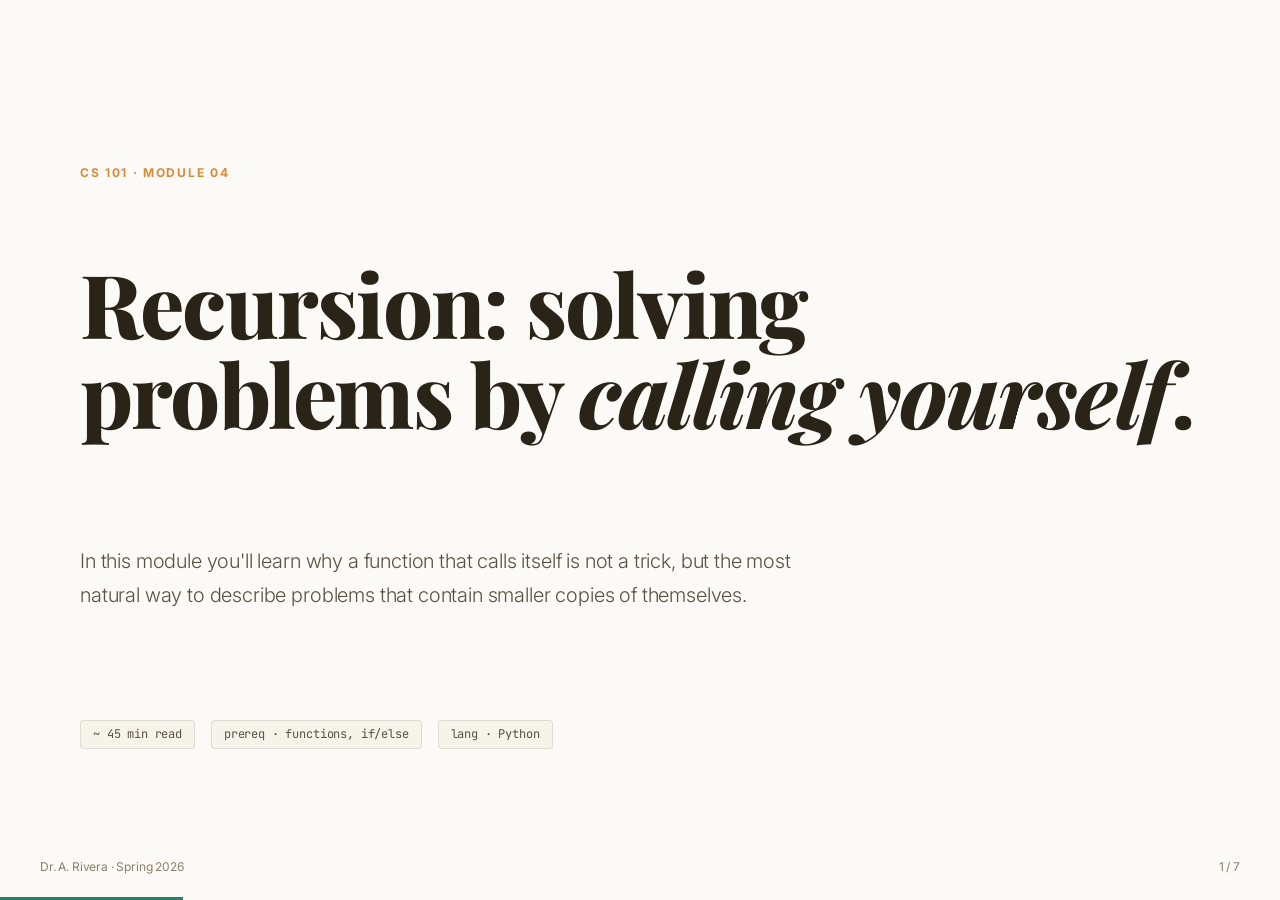
<file: templates/full-decks/course-module/index.html>
<!DOCTYPE html>
<html lang="en">
<head>
<meta charset="utf-8"><meta name="viewport" content="width=device-width,initial-scale=1">
<title>Module 04 · Recursion · CS101</title>
<link rel="stylesheet" href="../../../assets/fonts.css">
<link rel="stylesheet" href="../../../assets/base.css">
<link rel="stylesheet" href="../../../assets/animations/animations.css">
<link rel="stylesheet" href="style.css">
</head>
<body class="tpl-course-module">
<div class="deck">

  <!-- 1. Cover -->
  <section class="slide full" data-title="Cover">
    <p class="kicker">CS 101 · MODULE 04</p>
    <h1 class="h1 mt-s">Recursion: solving<br>problems by <em>calling yourself</em>.</h1>
    <p class="lede mt-l" style="max-width:62ch">In this module you'll learn why a function that calls itself is not a trick, but the most natural way to describe problems that contain smaller copies of themselves.</p>
    <div class="row mt-l" style="gap:16px">
      <span class="pill-academic">~ 45 min read</span>
      <span class="pill-academic">prereq · functions, if/else</span>
      <span class="pill-academic">lang · Python</span>
    </div>
    <div class="deck-footer"><span>Dr. A. Rivera · Spring 2026</span><span class="slide-number" data-current="1" data-total="7"></span></div>
  </section>

  <!-- 2. Objectives -->
  <section class="slide" data-title="Objectives">
    <aside class="sidebar">
      <div class="brand">CS 101 · M04</div>
      <h5>Learning objectives</h5>
      <ul class="obj-list">
        <li class="current">Define recursion</li>
        <li>Identify a base case</li>
        <li>Trace a recursive call</li>
        <li>Convert loop ↔ recursion</li>
        <li>Recognize when recursion helps</li>
      </ul>
      <h5>Module progress</h5>
      <p class="dim" style="font-size:13px">Page 2 of 7 · ~5 min in</p>
    </aside>
    <div class="main">
      <p class="kicker">OBJECTIVES</p>
      <h2 class="h2 mt-s">By the end, you will be able to…</h2>
      <div class="stack mt-l">
        <div class="concept-box"><h4>① Explain recursion in one sentence.</h4><p class="dim">"A function that solves a problem by calling itself on a smaller version of that problem."</p></div>
        <div class="concept-box"><h4>② Write a base case that always terminates.</h4><p class="dim">Every recursive function must have an exit door, or it runs forever.</p></div>
        <div class="concept-box"><h4>③ Trace a call stack on paper.</h4><p class="dim">Given <code>fact(4)</code>, draw the stack frames top-to-bottom.</p></div>
        <div class="concept-box"><h4>④ Convert a while-loop to a recursive equivalent.</h4><p class="dim">And explain when one is clearer than the other.</p></div>
      </div>
    </div>
  </section>

  <!-- 3. Concept -->
  <section class="slide" data-title="Concept">
    <aside class="sidebar">
      <div class="brand">CS 101 · M04</div>
      <h5>Learning objectives</h5>
      <ul class="obj-list">
        <li class="done">Define recursion</li>
        <li class="current">Identify a base case</li>
        <li>Trace a recursive call</li>
        <li>Convert loop ↔ recursion</li>
        <li>Recognize when recursion helps</li>
      </ul>
      <h5>Key terms</h5>
      <p class="dim" style="font-size:13px">base case · recursive case · call stack · tail call</p>
    </aside>
    <div class="main">
      <p class="kicker">CORE CONCEPT</p>
      <h2 class="h2 mt-s">Two parts, always.</h2>
      <p class="lede mt-m">A recursive function has exactly two things inside it: a <b>base case</b> (when to stop) and a <b>recursive case</b> (how to shrink the problem before calling yourself).</p>
      <div class="callout">
        <b>Rule of thumb.</b> If you can't name the base case out loud, don't write the recursion yet. Draw it on paper first.
      </div>
      <div class="grid g2 mt-l">
        <div class="concept-box"><h4>Base case</h4><p class="dim">The smallest possible input — one the function answers directly, without calling itself.</p><p class="pill-academic">e.g. <b>n == 0</b></p></div>
        <div class="concept-box"><h4>Recursive case</h4><p class="dim">Every other input — delegate to a smaller version of the same problem.</p><p class="pill-academic">e.g. <b>n × fact(n-1)</b></p></div>
      </div>
    </div>
  </section>

  <!-- 4. Example -->
  <section class="slide" data-title="Example">
    <aside class="sidebar">
      <div class="brand">CS 101 · M04</div>
      <h5>Learning objectives</h5>
      <ul class="obj-list">
        <li class="done">Define recursion</li>
        <li class="done">Identify a base case</li>
        <li class="current">Trace a recursive call</li>
        <li>Convert loop ↔ recursion</li>
        <li>Recognize when recursion helps</li>
      </ul>
      <h5>Try it yourself</h5>
      <p class="dim" style="font-size:13px">Open repl.it and run the code on the right. Then try <code>fact(10)</code>.</p>
    </aside>
    <div class="main">
      <p class="kicker">WORKED EXAMPLE</p>
      <h2 class="h2 mt-s">Factorial, 7 lines.</h2>
      <div class="code mt-m"><pre style="margin:0"><span class="cmt"># fact(n) = n × (n-1) × … × 1,  and fact(0) = 1</span>
<span class="kw">def</span> fact(n):
    <span class="kw">if</span> n == <span class="str">0</span>:          <span class="cmt"># base case</span>
        <span class="kw">return</span> <span class="str">1</span>
    <span class="kw">return</span> n * fact(n - <span class="str">1</span>)   <span class="cmt"># recursive case</span>

<span class="kw">print</span>(fact(<span class="str">4</span>))   <span class="cmt"># → 24</span></pre></div>
      <div class="callout">
        <b>Trace fact(4).</b> 4 × fact(3) → 4 × (3 × fact(2)) → 4 × 3 × (2 × fact(1)) → 4 × 3 × 2 × 1 × fact(0) → 4 × 3 × 2 × 1 × 1 = <b>24</b>.
      </div>
    </div>
  </section>

  <!-- 5. Exercise -->
  <section class="slide" data-title="Exercise">
    <aside class="sidebar">
      <div class="brand">CS 101 · M04</div>
      <h5>Learning objectives</h5>
      <ul class="obj-list">
        <li class="done">Define recursion</li>
        <li class="done">Identify a base case</li>
        <li class="done">Trace a recursive call</li>
        <li class="current">Convert loop ↔ recursion</li>
        <li>Recognize when recursion helps</li>
      </ul>
      <h5>Time</h5>
      <p class="dim" style="font-size:13px">~10 minutes · solo</p>
    </aside>
    <div class="main">
      <p class="kicker">EXERCISE 4.1</p>
      <h2 class="h2 mt-s">Write <em>sum_to(n)</em>.</h2>
      <p class="lede mt-m">Return <code>1 + 2 + … + n</code> using recursion — no loops allowed.</p>
      <div class="exercise mt-l">
        <p style="margin:0;font-size:18px;color:var(--text-1)"><b>Your task</b></p>
        <ol style="color:var(--text-2);line-height:1.8;margin:10px 0 0">
          <li>Write the base case. What does <code>sum_to(0)</code> return?</li>
          <li>Write the recursive case in terms of <code>sum_to(n - 1)</code>.</li>
          <li>Test it: <code>sum_to(5) == 15</code>, <code>sum_to(10) == 55</code>.</li>
          <li>Bonus: what happens if you call <code>sum_to(-3)</code>? Fix it.</li>
        </ol>
      </div>
      <p class="dim mt-m" style="font-size:14px">Stuck? Remember: a base case is the smallest input you already know the answer to.</p>
    </div>
  </section>

  <!-- 6. Check understanding -->
  <section class="slide" data-title="Check">
    <aside class="sidebar">
      <div class="brand">CS 101 · M04</div>
      <h5>Learning objectives</h5>
      <ul class="obj-list">
        <li class="done">Define recursion</li>
        <li class="done">Identify a base case</li>
        <li class="done">Trace a recursive call</li>
        <li class="done">Convert loop ↔ recursion</li>
        <li class="current">Recognize when recursion helps</li>
      </ul>
      <h5>Self-assess</h5>
      <p class="dim" style="font-size:13px">You should get 3/3.</p>
    </aside>
    <div class="main">
      <p class="kicker">CHECK YOUR UNDERSTANDING</p>
      <h2 class="h2 mt-s">Which function will recurse forever?</h2>
      <div class="mt-l">
        <div class="mcq"><div class="letter">A</div><div><b>def f(n): return 1 if n == 0 else n * f(n - 1)</b><p class="dim" style="font-size:13px;margin:4px 0 0">Base case <code>n == 0</code>, shrinks toward it. Terminates.</p></div></div>
        <div class="mcq correct"><div class="letter">B</div><div><b>def f(n): return n + f(n + 1)</b><p class="dim" style="font-size:13px;margin:4px 0 0"><b style="color:var(--accent)">✓ Correct.</b> No base case, and <code>n</code> grows — infinite recursion.</p></div></div>
        <div class="mcq"><div class="letter">C</div><div><b>def f(n): return n if n &lt; 2 else f(n - 1) + f(n - 2)</b><p class="dim" style="font-size:13px;margin:4px 0 0">Classic Fibonacci. Base case on <code>n &lt; 2</code>. Terminates.</p></div></div>
      </div>
    </div>
  </section>

  <!-- 7. Summary -->
  <section class="slide full" data-title="Summary">
    <p class="kicker">SUMMARY · MODULE 04</p>
    <h1 class="h1 mt-s">You can now…</h1>
    <div class="grid g2 mt-l">
      <div class="concept-box"><h4>✓ Define recursion</h4><p class="dim">A function that calls itself on a smaller input.</p></div>
      <div class="concept-box"><h4>✓ Write a safe base case</h4><p class="dim">Every recursion needs an exit door.</p></div>
      <div class="concept-box"><h4>✓ Trace a call stack</h4><p class="dim">You can unwind <code>fact(4)</code> by hand.</p></div>
      <div class="concept-box"><h4>✓ Judge when to use it</h4><p class="dim">Trees and self-similar problems → recursion. Flat iteration → loop.</p></div>
    </div>
    <div class="callout mt-l">
      <b>Up next · Module 05.</b> Divide &amp; conquer: merge sort. We'll use everything you just learned — but on lists, not numbers.
    </div>
  </section>

</div>
<script src="../../../assets/runtime.js"></script>
</body></html>
</file>
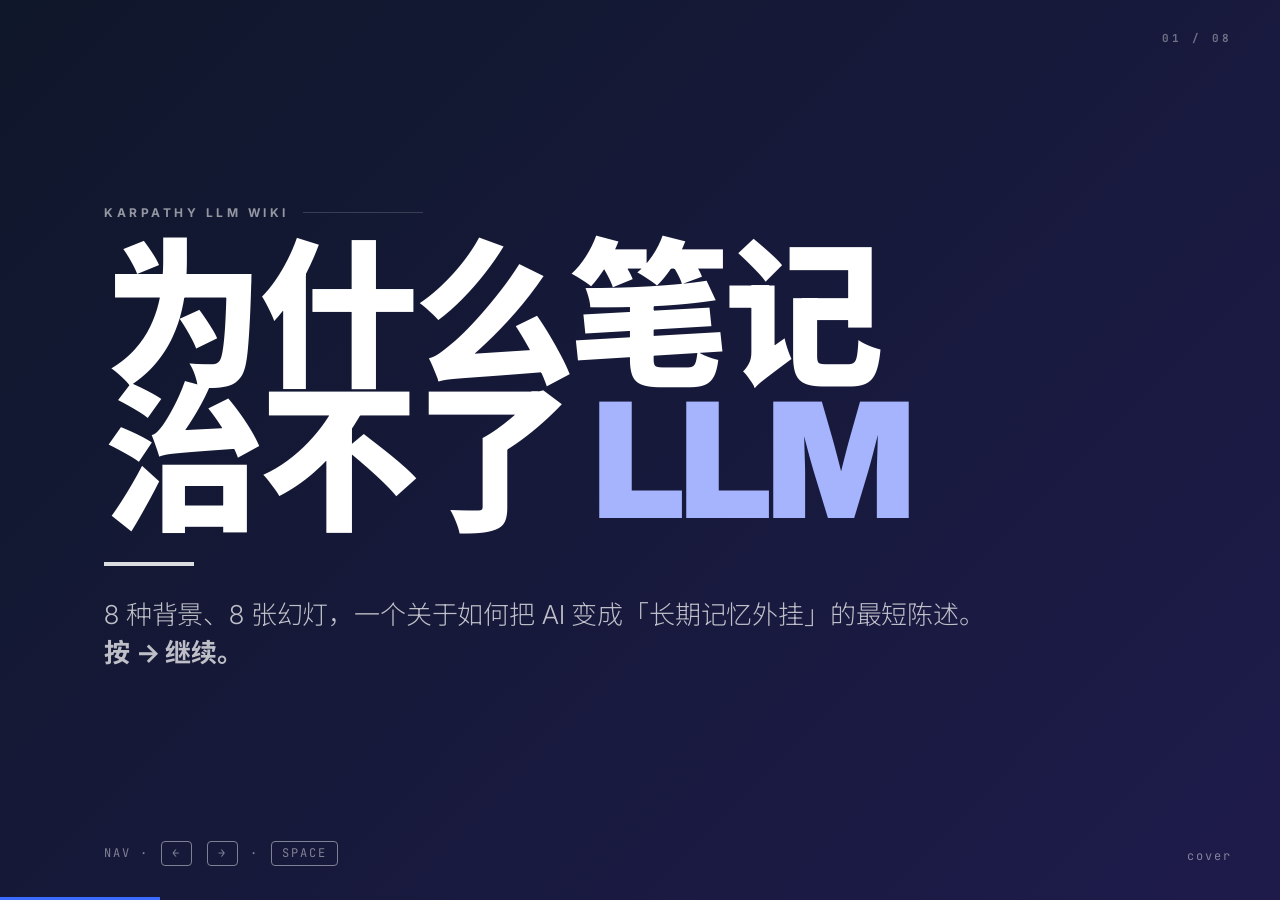
<file: templates/full-decks/dir-key-nav-minimal/index.html>
<!DOCTYPE html>
<html lang="zh-CN">
<head>
<meta charset="UTF-8">
<meta name="viewport" content="width=device-width, initial-scale=1">
<title>Dir-Key Nav Minimal</title>
<link rel="stylesheet" href="../../../assets/fonts.css">
<link rel="stylesheet" href="../../../assets/base.css">
<link rel="stylesheet" href="style.css">
</head>
<body class="tpl-dir-key-nav-minimal">
<div class="deck">

  <!-- 1. COVER · indigo -->
  <section class="slide t-indigo is-active">
    <div class="dk-snum">01 / 08</div>
    <div style="margin:auto 0">
      <div class="dk-eyebrow">Karpathy LLM Wiki</div>
      <h1 class="dk-h0">为什么笔记<br>治不了 <span class="dk-accent">LLM</span></h1>
      <span class="dk-line"></span>
      <p class="dk-lede">8 种背景、8 张幻灯，一个关于如何把 AI 变成「长期记忆外挂」的最短陈述。<strong>按 → 继续。</strong></p>
    </div>
    <div class="dk-keyhint">nav · <kbd>←</kbd> <kbd>→</kbd> · <kbd>space</kbd></div>
    <div class="dk-page">cover</div>
  </section>

  <!-- 2. SECTION · cream -->
  <section class="slide t-cream">
    <div class="dk-snum">02 / 08</div>
    <div style="margin:auto 0">
      <div class="dk-eyebrow">Chapter 01</div>
      <h1 class="dk-h0">The <span class="dk-accent">Problem</span>.</h1>
      <span class="dk-line"></span>
      <p class="dk-lede">Token 上限是一个物理事实。你每次和 LLM 说话，它都是一个失忆症患者。</p>
    </div>
    <div class="dk-keyhint">chapter · 01 / 04</div>
    <div class="dk-page">section</div>
  </section>

  <!-- 3. CONTENT · crimson -->
  <section class="slide t-crimson">
    <div class="dk-snum">03 / 08</div>
    <div style="margin:auto 0">
      <div class="dk-eyebrow">Symptoms</div>
      <h2 class="dk-h1">四种你已经<br>受够的<br><span class="dk-accent">遗忘</span>。</h2>
      <ul class="dk-list">
        <li>昨天聊过的项目，今天重新解释一遍</li>
        <li>上下文窗口一到，它开始「编造记忆」</li>
        <li>不同 session 之间毫无关联，就像第一次见</li>
        <li>你的真正偏好从未被记住，每次都要 re-prompt</li>
      </ul>
    </div>
    <div class="dk-keyhint">content · list</div>
    <div class="dk-page">03</div>
  </section>

  <!-- 4. CONTENT · emerald -->
  <section class="slide t-emerald">
    <div class="dk-snum">04 / 08</div>
    <div style="margin:auto 0">
      <div class="dk-eyebrow">The Fix</div>
      <h2 class="dk-h1">答案不是<br><span class="dk-accent">更大</span> 的窗口。</h2>
      <p class="dk-lede" style="margin-top:10px">而是：把你的知识、偏好、历史都<strong>写进文件系统</strong>。<br>让 LLM 每次对话前，先去读那个系统。</p>
      <div class="dk-grid-2">
        <div class="dk-col"><h3>× 窗口 stuffing</h3><p>把所有东西塞 prompt，贵、慢、最终溢出。</p></div>
        <div class="dk-col"><h3>✓ 文件 + 检索</h3><p>按需加载，永远不溢出，结构化可 diff。</p></div>
      </div>
    </div>
    <div class="dk-keyhint">content · compare</div>
    <div class="dk-page">04</div>
  </section>

  <!-- 5. CODE · slate -->
  <section class="slide t-slate">
    <div class="dk-snum">05 / 08</div>
    <div style="margin:auto 0">
      <div class="dk-eyebrow">Minimal Setup</div>
      <h2 class="dk-h2"><span class="dk-accent">4 行</span> YAML<br>就能开始。</h2>
      <pre class="dk-code">memory:
  root: ~/.llm-wiki
  format: markdown
  retrieval: hybrid  # embedding + bm25</pre>
      <p class="dk-lede" style="margin-top:16px;font-size:20px">你现在拥有一个会随时间增长的 <strong>第二大脑</strong>。每次对话它都会被读、被更新。</p>
    </div>
    <div class="dk-keyhint">content · code</div>
    <div class="dk-page">05</div>
  </section>

  <!-- 6. CHART · violet — big number with bar -->
  <section class="slide t-violet">
    <div class="dk-snum">06 / 08</div>
    <div style="margin:auto 0">
      <div class="dk-eyebrow">30-day result</div>
      <div class="dk-big dk-accent">87%</div>
      <p class="dk-lede" style="margin-top:14px;font-size:26px">的 re-explain 被消除。平均每次对话节省 <strong>4.2 分钟</strong> 的 re-context。</p>
      <svg viewBox="0 0 900 80" style="width:100%;max-width:900px;margin-top:30px">
        <rect x="0" y="30" width="900" height="22" rx="11" fill="rgba(255,255,255,.12)"/>
        <rect x="0" y="30" width="783" height="22" rx="11" fill="#c4b5fd"/>
        <text x="792" y="47" font-family="JetBrains Mono" font-size="16" fill="#c4b5fd" font-weight="700">87%</text>
      </svg>
    </div>
    <div class="dk-keyhint">chart · big-num</div>
    <div class="dk-page">06</div>
  </section>

  <!-- 7. CTA · white -->
  <section class="slide t-white">
    <div class="dk-snum">07 / 08</div>
    <div style="margin:auto 0">
      <div class="dk-eyebrow">Start tonight</div>
      <h2 class="dk-h1">开始<br>你的 <span class="dk-accent">wiki</span>。</h2>
      <span class="dk-line"></span>
      <p class="dk-lede">不是装又一个插件。是决定：从今晚起，<strong>你的所有 AI 对话都要有一个共同的 vault</strong>。</p>
      <pre class="dk-code" style="font-size:18px">$ mkdir ~/llm-wiki && cd ~/llm-wiki
$ git init
$ echo "# my brain" > README.md</pre>
    </div>
    <div class="dk-keyhint">cta · three-commands</div>
    <div class="dk-page">07</div>
  </section>

  <!-- 8. THANKS · charcoal -->
  <section class="slide t-charcoal">
    <div class="dk-snum">08 / 08</div>
    <div style="margin:auto 0">
      <div class="dk-eyebrow">End · thanks for staying</div>
      <h1 class="dk-h0"><span class="dk-accent">謝謝</span>。</h1>
      <span class="dk-line"></span>
      <p class="dk-lede">Karpathy 的原始 thread + 我的 vault 结构都在 <strong>github.com/lewis/llm-wiki</strong>。欢迎按 ← 再看一遍。</p>
    </div>
    <div class="dk-keyhint">press <kbd>←</kbd> to rewind · <kbd>F</kbd> for fullscreen</div>
    <div class="dk-page">fin</div>
  </section>

</div>
<script src="../../../assets/runtime.js"></script>
</body>
</html>
</file>
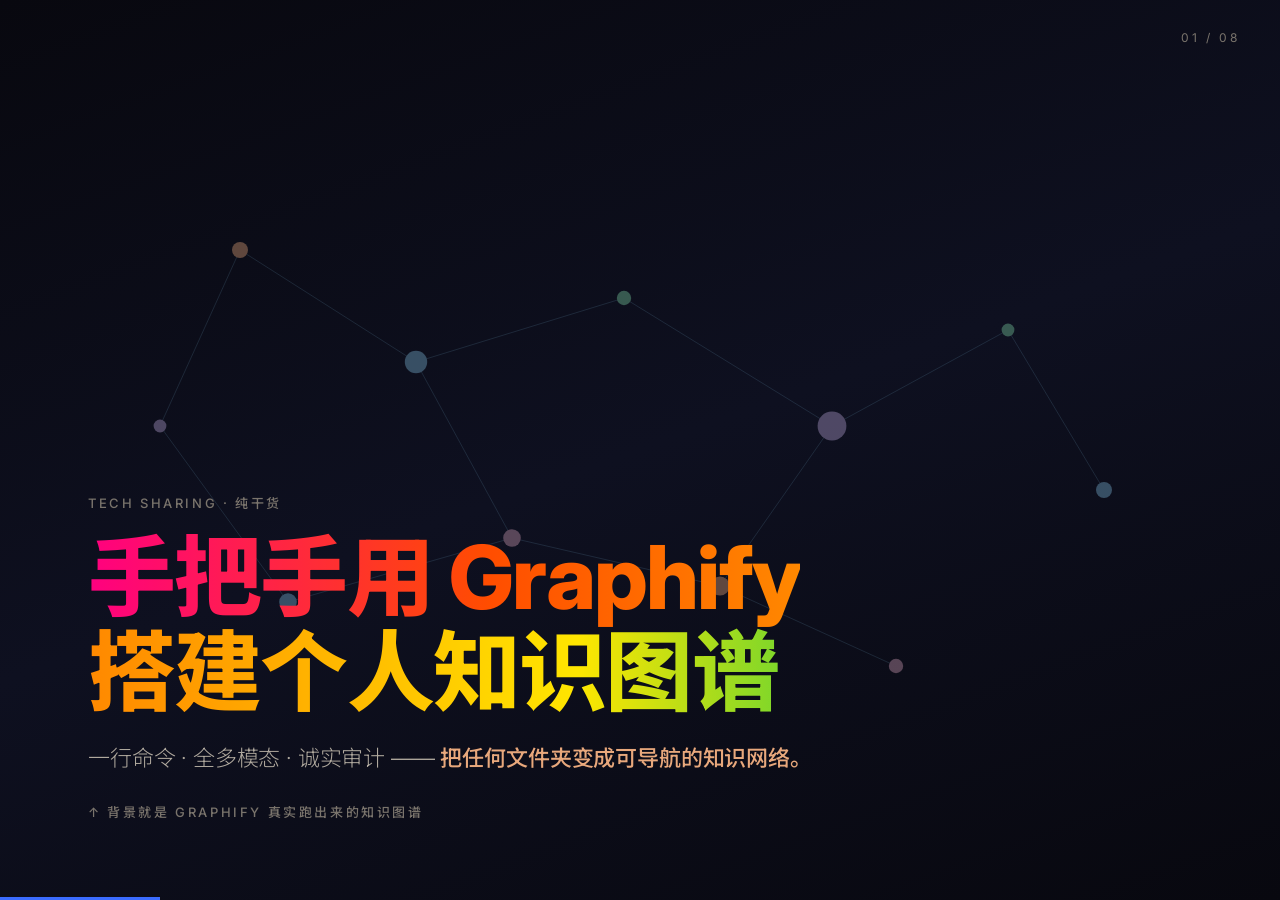
<file: templates/full-decks/graphify-dark-graph/index.html>
<!DOCTYPE html>
<html lang="zh-CN">
<head>
<meta charset="UTF-8">
<meta name="viewport" content="width=device-width, initial-scale=1">
<title>Graphify Dark Graph</title>
<link rel="stylesheet" href="../../../assets/fonts.css">
<link rel="stylesheet" href="../../../assets/base.css">
<link rel="stylesheet" href="style.css">
</head>
<body class="tpl-graphify-dark-graph">
<div class="deck">

  <!-- 1. COVER -->
  <section class="slide is-active">
    <div class="gd-ambient"><div class="gd-orb gd-orb-1"></div><div class="gd-orb gd-orb-2"></div><div class="gd-orb gd-orb-3"></div></div>
    <!-- live force-directed graph bg -->
    <svg viewBox="0 0 1600 900" style="position:absolute;inset:0;width:100%;height:100%;opacity:.38;z-index:1" xmlns="http://www.w3.org/2000/svg">
      <g stroke="#7eb8da" stroke-width="1" stroke-opacity=".5" fill="none">
        <line x1="300" y1="200" x2="520" y2="340"/>
        <line x1="520" y1="340" x2="780" y2="260"/>
        <line x1="780" y1="260" x2="1040" y2="420"/>
        <line x1="520" y1="340" x2="640" y2="560"/>
        <line x1="640" y1="560" x2="900" y2="620"/>
        <line x1="900" y1="620" x2="1040" y2="420"/>
        <line x1="1040" y1="420" x2="1260" y2="300"/>
        <line x1="1260" y1="300" x2="1380" y2="500"/>
        <line x1="900" y1="620" x2="1120" y2="720"/>
        <line x1="300" y1="200" x2="200" y2="420"/>
        <line x1="200" y1="420" x2="360" y2="640"/>
        <line x1="360" y1="640" x2="640" y2="560"/>
      </g>
      <g>
        <circle cx="300" cy="200" r="10" fill="#e8a87c"/>
        <circle cx="520" cy="340" r="14" fill="#7eb8da"/>
        <circle cx="780" cy="260" r="9" fill="#7ed3a4"/>
        <circle cx="1040" cy="420" r="18" fill="#b8a4d6"/>
        <circle cx="640" cy="560" r="11" fill="#d4a0b9"/>
        <circle cx="900" cy="620" r="12" fill="#e8a87c"/>
        <circle cx="1260" cy="300" r="8" fill="#7ed3a4"/>
        <circle cx="1380" cy="500" r="10" fill="#7eb8da"/>
        <circle cx="1120" cy="720" r="9" fill="#d4a0b9"/>
        <circle cx="200" cy="420" r="8" fill="#b8a4d6"/>
        <circle cx="360" cy="640" r="11" fill="#7eb8da"/>
      </g>
    </svg>
    <div class="gd-snum">01 / 08</div>
    <div style="margin-top:auto">
      <p class="gd-eyebrow">Tech Sharing · 纯干货</p>
      <h1 class="gd-h1" style="font-size:88px"><span class="gd-rainbow">手把手用 Graphify<br>搭建个人知识图谱</span></h1>
      <p class="gd-lede" style="margin-top:20px">一行命令 · 全多模态 · 诚实审计 —— <span class="gd-accent">把任何文件夹变成可导航的知识网络。</span></p>
      <p class="gd-eyebrow" style="margin-top:26px">↑ 背景就是 Graphify 真实跑出来的知识图谱</p>
    </div>
  </section>

  <!-- 2. SECTION DIVIDER -->
  <section class="slide">
    <div class="gd-ambient"><div class="gd-orb gd-orb-1"></div><div class="gd-orb gd-orb-2"></div></div>
    <div class="gd-snum">02 / 08</div>
    <div style="margin:auto 0">
      <div class="gd-eyebrow">Part 01</div>
      <h1 class="gd-h1" style="font-size:120px">Why <span class="gd-grad">Graph</span>?</h1>
      <p class="gd-lede">folder → tree → graph，人类认知的下一步</p>
    </div>
  </section>

  <!-- 3. CONTENT — plugin grid -->
  <section class="slide">
    <div class="gd-ambient"><div class="gd-orb gd-orb-2"></div><div class="gd-orb gd-orb-3"></div></div>
    <div class="gd-snum">03 / 08</div>
    <p class="gd-eyebrow">Feature Map</p>
    <h2 class="gd-h2">一个工具，<span class="gd-grad">四件事</span></h2>
    <div class="gd-grid-4">
      <div class="gd-glass gd-glass-warm"><div style="font-size:30px">📂</div><h4 style="margin:10px 0 6px">Folder Ingest</h4><p class="gd-dim" style="font-size:13px;line-height:1.55">递归扫描任意路径，支持 md / pdf / 代码 / 图片</p></div>
      <div class="gd-glass gd-glass-blue"><div style="font-size:30px">🧠</div><h4 style="margin:10px 0 6px">Entity Extract</h4><p class="gd-dim" style="font-size:13px;line-height:1.55">用 LLM 抽概念、人物、事件、关系</p></div>
      <div class="gd-glass gd-glass-green"><div style="font-size:30px">🕸️</div><h4 style="margin:10px 0 6px">Force Graph</h4><p class="gd-dim" style="font-size:13px;line-height:1.55">D3 力导向，点击即跳转原文</p></div>
      <div class="gd-glass"><div style="font-size:30px">🔍</div><h4 style="margin:10px 0 6px">Audit Trail</h4><p class="gd-dim" style="font-size:13px;line-height:1.55">每条边都能追溯到 source span</p></div>
    </div>
    <div class="gd-glass gd-glass-warm" style="margin-top:24px"><p style="font-size:18px;line-height:1.6">它不是「又一个 RAG」—— 它是 <span class="gd-accent">把检索结果画出来，让你一眼就知道信息长什么样</span>。</p></div>
  </section>

  <!-- 4. CODE -->
  <section class="slide">
    <div class="gd-ambient"><div class="gd-orb gd-orb-1"></div></div>
    <div class="gd-snum">04 / 08</div>
    <p class="gd-eyebrow">One command</p>
    <h2 class="gd-h2">从 0 到图谱，<span class="gd-grad">大概 90 秒</span></h2>
    <p class="gd-cmd" style="margin:16px 0 22px">$ graphify ~/notes --out ./graph</p>
    <pre class="gd-codebox"><span class="cm"># graphify.config.yaml</span>
<span class="kw">ingest</span>:
  paths: [<span class="st">~/notes</span>, <span class="st">~/code/docs</span>]
  include: [<span class="st">"*.md"</span>, <span class="st">"*.pdf"</span>, <span class="st">"*.py"</span>]

<span class="kw">extract</span>:
  model: <span class="st">claude-opus-4-6</span>
  schema: [<span class="st">concept</span>, <span class="st">person</span>, <span class="st">event</span>, <span class="st">relation</span>]

<span class="kw">render</span>:
  engine: <span class="st">d3-force</span>
  audit: <span class="fn">true</span>     <span class="cm"># 每条边带 source span</span></pre>
  </section>

  <!-- 5. CHART — race diagram -->
  <section class="slide">
    <div class="gd-ambient"><div class="gd-orb gd-orb-3"></div></div>
    <div class="gd-snum">05 / 08</div>
    <p class="gd-eyebrow">Efficiency Race</p>
    <h2 class="gd-h2">没有知识库 vs 有知识库</h2>
    <div style="max-width:900px;margin-top:30px">
      <div style="display:flex;align-items:center;gap:16px;margin-bottom:20px">
        <div style="width:110px;text-align:right;font-weight:700;color:var(--gd-danger)">没有<br>知识库</div>
        <div style="flex:1;position:relative;height:70px;background:rgba(224,112,112,.06);border:1px solid rgba(224,112,112,.2);border-radius:16px">
          <div style="position:absolute;left:16px;top:50%;transform:translateY(-50%);font-size:32px">🛵</div>
          <div style="position:absolute;left:72px;top:50%;transform:translateY(-50%);color:var(--gd-danger);font-size:14px">反复喂信息…整理…又忘了…</div>
        </div>
      </div>
      <div style="display:flex;align-items:center;gap:16px">
        <div style="width:110px;text-align:right;font-weight:700;color:var(--gd-green)">有<br>知识库</div>
        <div style="flex:1;position:relative;height:70px;background:rgba(126,211,164,.06);border:1px solid rgba(126,211,164,.25);border-radius:16px">
          <div style="position:absolute;right:16px;top:50%;transform:translateY(-50%);font-size:32px">🏎️</div>
          <div style="position:absolute;right:72px;top:50%;transform:translateY(-50%);color:var(--gd-green);font-size:14px">AI 自己找 → 确认 → 干活!</div>
        </div>
      </div>
    </div>
    <div class="gd-grid-3" style="margin-top:36px">
      <div class="gd-glass gd-glass-warm"><div class="gd-big gd-grad">5×</div><p class="gd-dim" style="margin-top:6px">速度提升</p></div>
      <div class="gd-glass gd-glass-green"><div class="gd-big gd-grad">-80%</div><p class="gd-dim" style="margin-top:6px">重复喂信息</p></div>
      <div class="gd-glass gd-glass-blue"><div class="gd-big gd-grad">∞</div><p class="gd-dim" style="margin-top:6px">记忆持久化</p></div>
    </div>
  </section>

  <!-- 6. PIPELINE -->
  <section class="slide">
    <div class="gd-ambient"><div class="gd-orb gd-orb-2"></div></div>
    <div class="gd-snum">06 / 08</div>
    <p class="gd-eyebrow">Pipeline</p>
    <h2 class="gd-h2">端到端 <span class="gd-grad">4 步走</span></h2>
    <div style="display:flex;align-items:center;justify-content:center;gap:8px;margin-top:36px">
      <div class="gd-glass" style="flex:1;text-align:center"><div style="font-size:34px">📂</div><div style="font-weight:600;margin-top:8px">Scan</div><div class="gd-dim" style="font-size:13px">递归读文件</div></div>
      <div style="color:var(--gd-text3);font-size:24px">→</div>
      <div class="gd-glass gd-glass-blue" style="flex:1;text-align:center"><div style="font-size:34px">🔬</div><div style="font-weight:600;margin-top:8px">Extract</div><div class="gd-dim" style="font-size:13px">LLM 抽实体</div></div>
      <div style="color:var(--gd-text3);font-size:24px">→</div>
      <div class="gd-glass gd-glass-green" style="flex:1;text-align:center"><div style="font-size:34px">🕸️</div><div style="font-weight:600;margin-top:8px">Build</div><div class="gd-dim" style="font-size:13px">构图 + 去重</div></div>
      <div style="color:var(--gd-text3);font-size:24px">→</div>
      <div class="gd-glass gd-glass-warm" style="flex:1;text-align:center"><div style="font-size:34px">🎨</div><div style="font-weight:600;margin-top:8px">Render</div><div class="gd-dim" style="font-size:13px">D3 交互图</div></div>
    </div>
    <div class="gd-glass" style="margin-top:32px"><p style="font-size:16px;line-height:1.6;color:var(--gd-text2)">每一步都有 audit log：你永远知道某个节点为什么存在、它来自哪个文件的哪一行。</p></div>
  </section>

  <!-- 7. CTA -->
  <section class="slide">
    <div class="gd-ambient"><div class="gd-orb gd-orb-1"></div><div class="gd-orb gd-orb-3"></div></div>
    <div class="gd-snum">07 / 08</div>
    <p class="gd-eyebrow">Try it tonight</p>
    <h2 class="gd-h1" style="font-size:80px">Graphify <span class="gd-grad">your folders</span></h2>
    <p class="gd-cmd" style="margin-top:22px">$ npm i -g @lewis/graphify</p>
    <p class="gd-cmd" style="margin-top:10px;color:var(--gd-warm);text-shadow:0 0 30px rgba(232,168,124,.45)">$ graphify ~/obsidian-vault</p>
    <div style="margin-top:32px">
      <span class="gd-tag">#knowledge-graph</span>
      <span class="gd-tag">#open-source</span>
      <span class="gd-tag">#claude-agent</span>
      <span class="gd-tag">#obsidian</span>
      <span class="gd-tag">#d3-force</span>
    </div>
  </section>

  <!-- 8. THANKS -->
  <section class="slide">
    <div class="gd-ambient"><div class="gd-orb gd-orb-2"></div></div>
    <div class="gd-snum">08 / 08</div>
    <div style="margin:auto 0;text-align:center">
      <div class="gd-big gd-rainbow" style="font-size:180px">Thanks.</div>
      <p class="gd-lede" style="margin:28px auto 0">github.com/lewis/graphify · 欢迎 star / issue / PR</p>
    </div>
  </section>

</div>
<script src="../../../assets/runtime.js"></script>
</body>
</html>
</file>
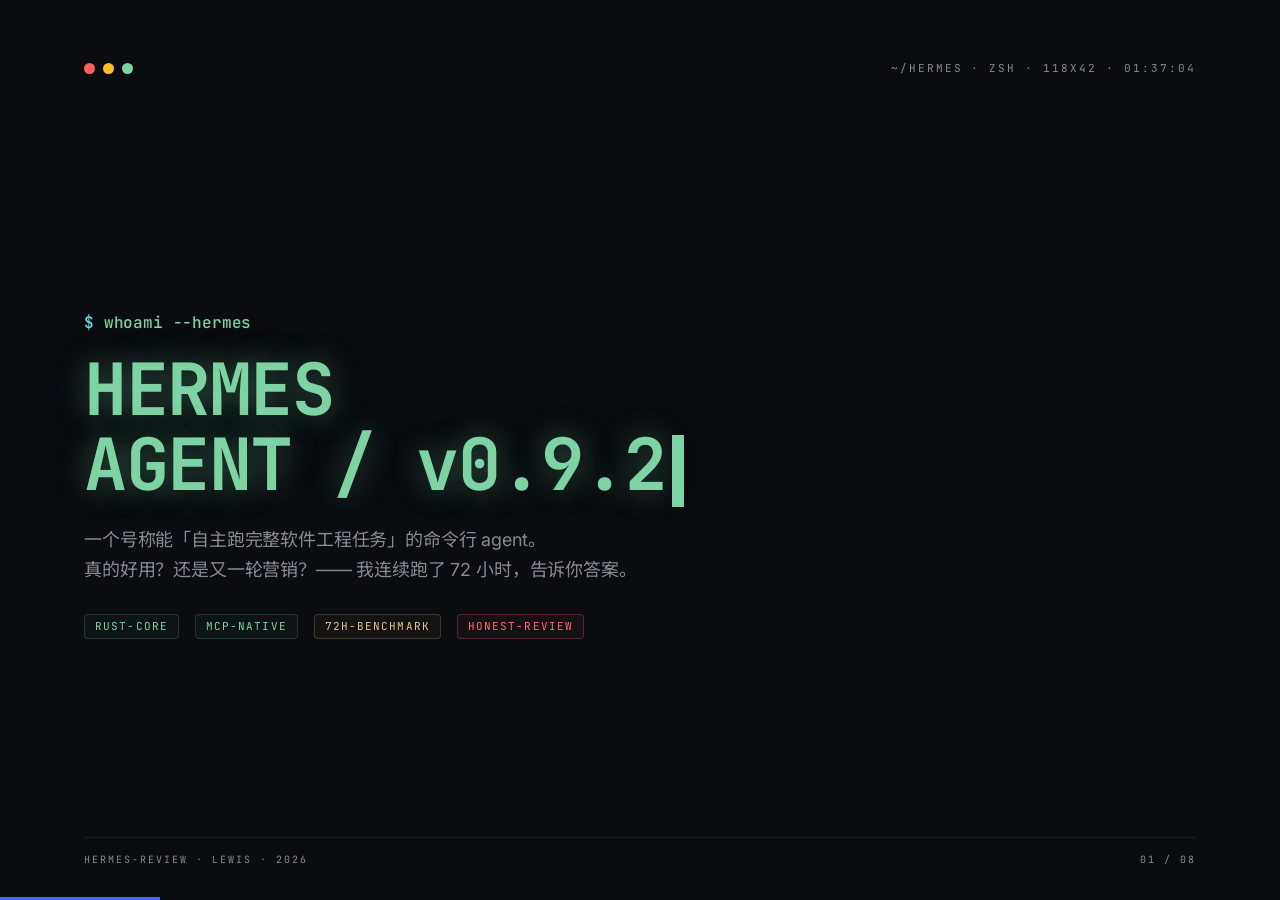
<file: templates/full-decks/hermes-cyber-terminal/index.html>
<!DOCTYPE html>
<html lang="zh-CN">
<head>
<meta charset="UTF-8">
<meta name="viewport" content="width=device-width, initial-scale=1">
<title>Hermes Cyber Terminal</title>
<link rel="stylesheet" href="../../../assets/fonts.css">
<link rel="stylesheet" href="../../../assets/base.css">
<link rel="stylesheet" href="style.css">
</head>
<body class="tpl-hermes-cyber-terminal">
<div class="deck">

  <!-- 1. COVER -->
  <section class="slide is-active">
    <div class="hc-grid"></div>
    <div class="hc-vignette"></div>
    <div class="hc-scanlines"></div>
    <div class="hc-chrome"><div class="dots"><span></span><span></span><span></span></div><div>~/hermes · zsh · 118x42 · 01:37:04</div></div>
    <div style="margin:auto 0">
      <p class="hc-prompt">whoami --hermes</p>
      <h1 class="hc-h1">HERMES<br>AGENT / v0.9.2<span class="hc-cursor"></span></h1>
      <p class="hc-lede">一个号称能「自主跑完整软件工程任务」的命令行 agent。<br>真的好用？还是又一轮营销？—— 我连续跑了 72 小时，告诉你答案。</p>
      <div style="margin-top:26px">
        <span class="hc-tag">rust-core</span>
        <span class="hc-tag">mcp-native</span>
        <span class="hc-tag amber">72h-benchmark</span>
        <span class="hc-tag red">honest-review</span>
      </div>
    </div>
    <div class="hc-footer"><span>hermes-review · lewis · 2026</span><span>01 / 08</span></div>
  </section>

  <!-- 2. SECTION DIVIDER -->
  <section class="slide">
    <div class="hc-grid"></div>
    <div class="hc-scanlines"></div>
    <div class="hc-chrome"><div class="dots"><span></span><span></span><span></span></div><div>section · 01/04</div></div>
    <div style="margin:auto 0">
      <p class="hc-prompt">cat chapter_01.md</p>
      <h1 class="hc-h1" style="font-size:110px">// Setup</h1>
      <p class="hc-lede">从 <code style="color:var(--hc-amber)">brew install hermes</code> 到第一次 prompt —— 一共 4 分 22 秒。</p>
    </div>
    <div class="hc-footer"><span>section · setup</span><span>02 / 08</span></div>
  </section>

  <!-- 3. CONTENT — spec cards -->
  <section class="slide">
    <div class="hc-grid"></div>
    <div class="hc-scanlines"></div>
    <div class="hc-chrome"><div class="dots"><span></span><span></span><span></span></div><div>benchmark · cold-start</div></div>
    <h2 class="hc-h2">开箱数据</h2>
    <p class="hc-lede">cold start → first-successful-task 三次平均</p>
    <div class="hc-grid-3">
      <div class="hc-card"><div class="lbl">install time</div><div class="val">42s</div><div class="desc">单 binary，无 docker，无 python env。</div></div>
      <div class="hc-card"><div class="lbl">first token</div><div class="val">1.8s</div><div class="desc">接入 claude-opus-4-6，无预热。</div></div>
      <div class="hc-card"><div class="lbl">first PR merged</div><div class="val">4m22s</div><div class="desc">跑的是 fix-a-typo 级别的低难度任务。</div></div>
    </div>
    <div class="hc-grid-2">
      <div class="hc-card"><div class="lbl">// verdict +</div><div class="val" style="color:var(--hc-green);font-size:18px">冷启动是真的快</div><div class="desc">和 OpenClaw 的 docker + pip 流程比，快不止一个数量级。</div></div>
      <div class="hc-card"><div class="lbl">// verdict -</div><div class="val" style="color:var(--hc-red);font-size:18px">MCP 服务器配置不够友好</div><div class="desc">env 变量需要手动塞进 ~/.hermes/env，文档几乎没写。</div></div>
    </div>
    <div class="hc-footer"><span>data · verified 3 runs</span><span>03 / 08</span></div>
  </section>

  <!-- 4. CODE -->
  <section class="slide">
    <div class="hc-grid"></div>
    <div class="hc-scanlines"></div>
    <div class="hc-chrome"><div class="dots"><span></span><span></span><span></span></div><div>trace · hermes run</div></div>
    <p class="hc-prompt">hermes run "refactor auth module to use pkce"</p>
    <h3 class="hc-h3" style="margin-top:12px">↓ 真实 trace (节选)</h3>
    <pre class="hc-codebox" style="margin-top:10px"><span class="cm"># hermes v0.9.2 · session 42a1</span>
[<span class="fn">plan</span>]    <span class="st">"分析 src/auth/*.ts → 找 oauth flow → 抽成 pkce"</span>
[<span class="fn">read</span>]    src/auth/oauth.ts       <span class="cm">// 214 lines</span>
[<span class="fn">read</span>]    src/auth/token.ts       <span class="cm">// 88 lines</span>
[<span class="kw">think</span>]   <span class="st">"发现 implicit flow，改为 code+pkce，需新 state param"</span>
[<span class="fn">edit</span>]    src/auth/oauth.ts       <span class="hl">+43 -17</span>
[<span class="fn">edit</span>]    src/auth/token.ts       <span class="hl">+12 -4</span>
[<span class="fn">test</span>]    pnpm vitest auth        <span class="st">PASS 18/18</span>
[<span class="fn">commit</span>]  <span class="var">"feat(auth): migrate to oauth2 code+pkce"</span>
[<span class="fn">push</span>]    origin feat/pkce-auth   <span class="st">ok</span>

<span class="cm"># 总耗时 3m 14s · 14k tokens · $0.21</span></pre>
    <div class="hc-footer"><span>trace · live</span><span>04 / 08</span></div>
  </section>

  <!-- 5. CHART -->
  <section class="slide">
    <div class="hc-grid"></div>
    <div class="hc-scanlines"></div>
    <div class="hc-chrome"><div class="dots"><span></span><span></span><span></span></div><div>benchmark · hermes vs openclaw</div></div>
    <h2 class="hc-h2">72 小时对比</h2>
    <p class="hc-lede">同一组 48 个 GitHub issue，两个 agent 各跑一遍</p>
    <svg viewBox="0 0 1000 380" style="width:100%;max-width:1040px;margin-top:24px" xmlns="http://www.w3.org/2000/svg">
      <g font-family="JetBrains Mono, monospace" font-size="13" fill="#8a8892">
        <!-- axis -->
        <line x1="80" y1="40" x2="80" y2="320" stroke="rgba(126,211,164,.2)"/>
        <line x1="80" y1="320" x2="960" y2="320" stroke="rgba(126,211,164,.2)"/>
        <!-- y labels -->
        <text x="70" y="46" text-anchor="end">100%</text>
        <text x="70" y="116" text-anchor="end">75%</text>
        <text x="70" y="186" text-anchor="end">50%</text>
        <text x="70" y="256" text-anchor="end">25%</text>
        <text x="70" y="324" text-anchor="end">0</text>
        <!-- bars: hermes -->
        <g>
          <rect x="130" y="80"  width="80" height="240" fill="rgba(126,211,164,.15)" stroke="#7ed3a4" stroke-width="1.5"/>
          <text x="170" y="76" text-anchor="middle" fill="#7ed3a4" font-weight="700">82%</text>
          <text x="170" y="345" text-anchor="middle">resolved</text>
          <rect x="240" y="146" width="80" height="174" fill="rgba(126,211,164,.15)" stroke="#7ed3a4" stroke-width="1.5"/>
          <text x="280" y="142" text-anchor="middle" fill="#7ed3a4" font-weight="700">58%</text>
          <text x="280" y="345" text-anchor="middle">one-shot</text>
          <rect x="350" y="60"  width="80" height="260" fill="rgba(126,211,164,.15)" stroke="#7ed3a4" stroke-width="1.5"/>
          <text x="390" y="56" text-anchor="middle" fill="#7ed3a4" font-weight="700">89%</text>
          <text x="390" y="345" text-anchor="middle">test-pass</text>
          <rect x="460" y="110" width="80" height="210" fill="rgba(126,211,164,.15)" stroke="#7ed3a4" stroke-width="1.5"/>
          <text x="500" y="106" text-anchor="middle" fill="#7ed3a4" font-weight="700">71%</text>
          <text x="500" y="345" text-anchor="middle">pr-merged</text>
        </g>
        <!-- bars: openclaw -->
        <g>
          <rect x="570" y="150" width="80" height="170" fill="rgba(233,197,138,.12)" stroke="#e9c58a" stroke-width="1.5"/>
          <text x="610" y="146" text-anchor="middle" fill="#e9c58a" font-weight="700">60%</text>
          <text x="610" y="345" text-anchor="middle">resolved</text>
          <rect x="680" y="212" width="80" height="108" fill="rgba(233,197,138,.12)" stroke="#e9c58a" stroke-width="1.5"/>
          <text x="720" y="208" text-anchor="middle" fill="#e9c58a" font-weight="700">38%</text>
          <text x="720" y="345" text-anchor="middle">one-shot</text>
          <rect x="790" y="130" width="80" height="190" fill="rgba(233,197,138,.12)" stroke="#e9c58a" stroke-width="1.5"/>
          <text x="830" y="126" text-anchor="middle" fill="#e9c58a" font-weight="700">67%</text>
          <text x="830" y="345" text-anchor="middle">test-pass</text>
        </g>
        <!-- legend -->
        <g transform="translate(820,50)">
          <rect x="0" y="0" width="14" height="14" fill="rgba(126,211,164,.15)" stroke="#7ed3a4"/>
          <text x="22" y="12" fill="#7ed3a4">hermes 0.9.2</text>
          <rect x="0" y="22" width="14" height="14" fill="rgba(233,197,138,.12)" stroke="#e9c58a"/>
          <text x="22" y="34" fill="#e9c58a">openclaw 2.1</text>
        </g>
      </g>
    </svg>
    <div class="hc-footer"><span>benchmark · n=48</span><span>05 / 08</span></div>
  </section>

  <!-- 6. STATS -->
  <section class="slide">
    <div class="hc-grid"></div>
    <div class="hc-scanlines"></div>
    <div class="hc-chrome"><div class="dots"><span></span><span></span><span></span></div><div>tldr</div></div>
    <p class="hc-prompt">echo $VERDICT</p>
    <div class="hc-big">7.8<span style="font-size:60px;color:var(--hc-ink2)">/ 10</span></div>
    <p class="hc-lede" style="margin-top:14px">值得装，还不值得完全依赖。</p>
    <div class="hc-grid-2" style="margin-top:24px">
      <div class="hc-card"><div class="lbl">+ strong points</div><div class="desc">• rust 本体冷启快<br>• trace 可读性极强<br>• diff 审核友好，commit message 也写得合格</div></div>
      <div class="hc-card"><div class="lbl">- weak points</div><div class="desc">• plan 阶段偶尔跳步<br>• 超 50k LoC 仓库会 OOM<br>• MCP 配置需要手动塞 env</div></div>
    </div>
    <div class="hc-footer"><span>verdict · honest</span><span>06 / 08</span></div>
  </section>

  <!-- 7. CTA -->
  <section class="slide">
    <div class="hc-grid"></div>
    <div class="hc-scanlines"></div>
    <div class="hc-chrome"><div class="dots"><span></span><span></span><span></span></div><div>install</div></div>
    <h2 class="hc-h2">想自己跑一遍？</h2>
    <p class="hc-lede">三条命令，不到 5 分钟就能看见它干第一件事。</p>
    <pre class="hc-codebox" style="margin-top:22px"><span class="cm"># 1. install</span>
<span class="kw">$</span> brew install hermes-agent/tap/hermes

<span class="cm"># 2. auth (先准备好 anthropic api key)</span>
<span class="kw">$</span> hermes auth login

<span class="cm"># 3. first task</span>
<span class="kw">$</span> cd ~/your-repo && hermes run <span class="st">"add a CHANGELOG.md from git log"</span></pre>
    <div style="margin-top:26px">
      <span class="hc-tag">brew-ready</span>
      <span class="hc-tag">opus-4.6</span>
      <span class="hc-tag amber">needs-api-key</span>
    </div>
    <div class="hc-footer"><span>try-it-now</span><span>07 / 08</span></div>
  </section>

  <!-- 8. THANKS -->
  <section class="slide">
    <div class="hc-grid"></div>
    <div class="hc-scanlines"></div>
    <div class="hc-chrome"><div class="dots"><span></span><span></span><span></span></div><div>EOF</div></div>
    <div style="margin:auto 0">
      <p class="hc-prompt">exit 0</p>
      <h1 class="hc-h1" style="font-size:120px">// thanks<span class="hc-cursor"></span></h1>
      <p class="hc-lede">完整 trace、48 个任务的 PR 列表、benchmark 脚本都在 <span style="color:var(--hc-amber)">github.com/lewis/hermes-review</span></p>
    </div>
    <div class="hc-footer"><span>session closed</span><span>08 / 08</span></div>
  </section>

</div>
<script src="../../../assets/runtime.js"></script>
</body>
</html>
</file>
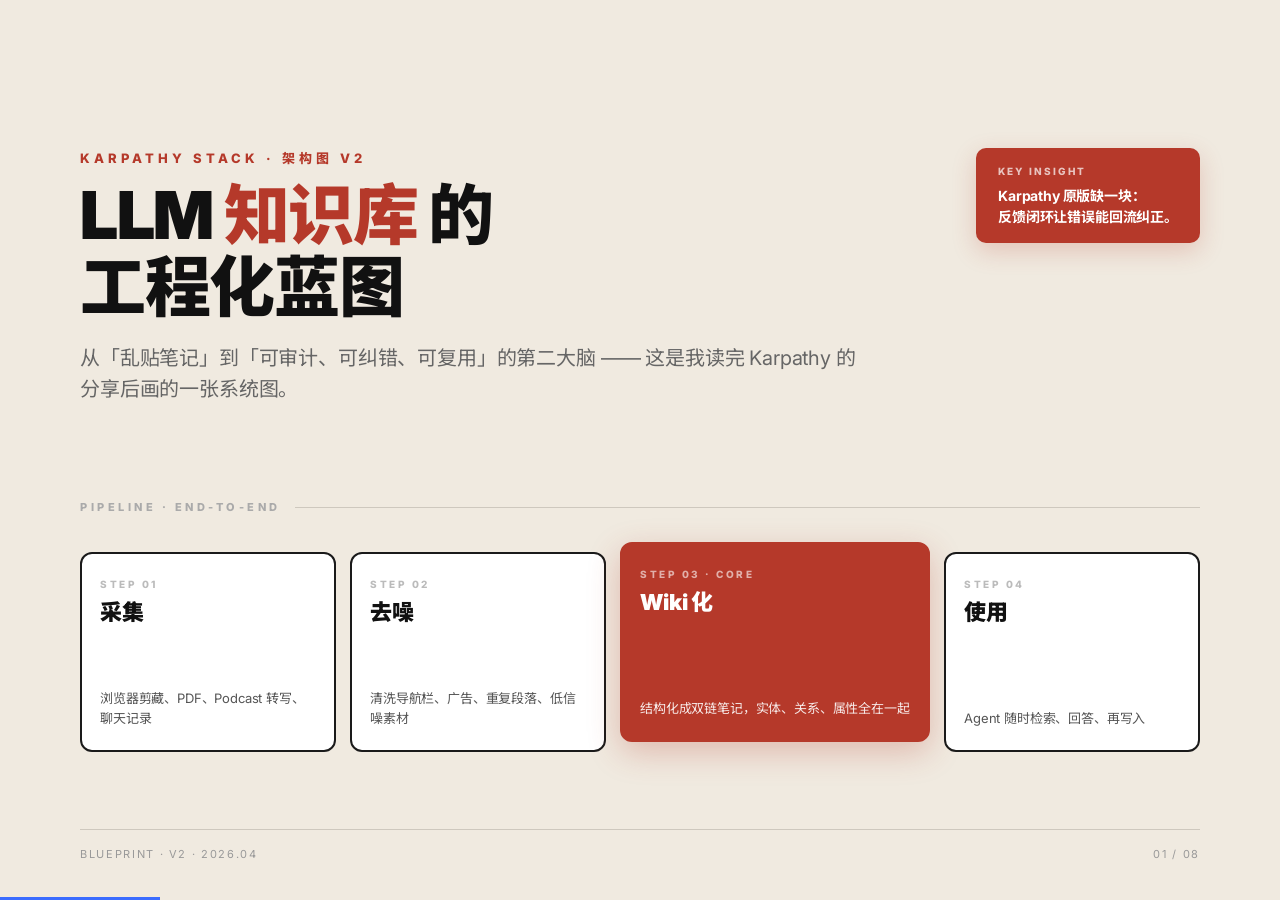
<file: templates/full-decks/knowledge-arch-blueprint/index.html>
<!DOCTYPE html>
<html lang="zh-CN">
<head>
<meta charset="UTF-8">
<meta name="viewport" content="width=device-width, initial-scale=1">
<title>Knowledge Arch Blueprint</title>
<link rel="stylesheet" href="../../../assets/fonts.css">
<link rel="stylesheet" href="../../../assets/base.css">
<link rel="stylesheet" href="style.css">
</head>
<body class="tpl-knowledge-arch-blueprint">
<div class="deck">

  <!-- 1. COVER -->
  <section class="slide is-active">
    <div class="kb-grid-bg"></div>
    <div style="display:flex;justify-content:space-between;align-items:flex-start;gap:40px;margin-bottom:44px">
      <div>
        <div class="kb-kicker">Karpathy Stack · 架构图 v2</div>
        <h1 class="kb-h1">LLM <span class="rust">知识库</span> 的<br>工程化蓝图</h1>
        <p class="kb-sub">从「乱贴笔记」到「可审计、可纠错、可复用」的第二大脑 —— 这是我读完 Karpathy 的分享后画的一张系统图。</p>
      </div>
      <div class="kb-insight"><span class="kk">KEY INSIGHT</span>Karpathy 原版缺一块：<br>反馈闭环让错误能回流纠正。</div>
    </div>
    <div class="kb-section-label">Pipeline · End-to-end</div>
    <div class="kb-pipeline">
      <div class="kb-step"><div class="kb-step-num">STEP 01</div><div class="kb-step-title">采集</div><div class="kb-step-body">浏览器剪藏、PDF、Podcast 转写、聊天记录</div></div>
      <div class="kb-step"><div class="kb-step-num">STEP 02</div><div class="kb-step-title">去噪</div><div class="kb-step-body">清洗导航栏、广告、重复段落、低信噪素材</div></div>
      <div class="kb-step hero"><div class="kb-step-num">STEP 03 · CORE</div><div class="kb-step-title">Wiki 化</div><div class="kb-step-body">结构化成双链笔记，实体、关系、属性全在一起</div></div>
      <div class="kb-step"><div class="kb-step-num">STEP 04</div><div class="kb-step-title">使用</div><div class="kb-step-body">Agent 随时检索、回答、再写入</div></div>
    </div>
    <div class="kb-footer"><span>Blueprint · v2 · 2026.04</span><span>01 / 08</span></div>
  </section>

  <!-- 2. SECTION DIVIDER -->
  <section class="slide">
    <div class="kb-grid-bg"></div>
    <div style="margin:auto 0">
      <div class="kb-kicker">Chapter One</div>
      <h1 class="kb-h1" style="font-size:120px">为什么 <span class="rust">笔记</span><br>不够用了</h1>
      <p class="kb-sub" style="font-size:24px;margin-top:20px">当你的知识量超过记忆容量，<br>你需要的不是更多文件，而是一张<b>可导航的图</b>。</p>
    </div>
    <div class="kb-footer"><span>Section · Chapter 1</span><span>02 / 08</span></div>
  </section>

  <!-- 3. CONTENT 2-col -->
  <section class="slide">
    <div class="kb-grid-bg"></div>
    <div class="kb-kicker">Problem · Solution</div>
    <h1 class="kb-h1" style="font-size:48px">原版 vs <span class="rust">升级版</span></h1>
    <div class="kb-grid-2">
      <div class="kb-card">
        <div class="kb-kicker" style="color:#888">原版 Karpathy</div>
        <h4>一次性写入</h4>
        <p>采集 → 转写 → 存档，错了就错了。没有回路，没有修正机制，笔记越多越混乱。</p>
      </div>
      <div class="kb-card" style="background:var(--kb-rust-soft);border-color:var(--kb-rust)">
        <div class="kb-kicker">升级 v2</div>
        <h4>反馈闭环</h4>
        <p>AI 使用知识库时记录每次 miss / 幻觉 / 过期事实，自动回灌到源文件，让笔记会自我修正。</p>
      </div>
    </div>
    <div class="kb-legend">
      <div class="d"><span class="b"></span>普通节点</div>
      <div class="d"><span class="b rust"></span>核心节点 · 反馈回路入口</div>
      <div class="d">—— 数据流 &nbsp;&nbsp; ┈┈ 反馈回路</div>
    </div>
    <div class="kb-footer"><span>Content · Compare</span><span>03 / 08</span></div>
  </section>

  <!-- 4. CODE -->
  <section class="slide">
    <div class="kb-grid-bg"></div>
    <div class="kb-kicker">Implementation · Skill Manifest</div>
    <h1 class="kb-h1" style="font-size:48px">反馈回路 <span class="rust">怎么实现</span></h1>
    <p class="kb-sub">一个 100 行的 Agent Skill，把「AI 用得顺不顺」回写成 vault 的一条条修订记录。</p>
    <pre class="kb-codebox"><span class="cm"># skills/wiki-feedback/SKILL.md</span>
<span class="kw">name</span>: wiki-feedback
<span class="kw">trigger</span>: <span class="st">"after every retrieval"</span>

<span class="kw">on_hit</span>:     record(<span class="st">query, path, used=true</span>)
<span class="kw">on_miss</span>:    record(<span class="st">query, reason=</span><span class="hl">"not-in-vault"</span>)
<span class="kw">on_wrong</span>:   record(<span class="st">query, correction, path</span>)

<span class="kw">nightly</span>:
  - <span class="st">aggregate misses → suggest new notes</span>
  - <span class="st">aggregate wrongs → diff-patch old notes</span>
  - <span class="st">commit to git, open PR for human review</span></pre>
    <div class="kb-footer"><span>Content · Code</span><span>04 / 08</span></div>
  </section>

  <!-- 5. DIAGRAM - SVG feedback loop -->
  <section class="slide">
    <div class="kb-grid-bg"></div>
    <div class="kb-kicker">System Diagram</div>
    <h1 class="kb-h1" style="font-size:44px">反馈回路全貌</h1>
    <svg viewBox="0 0 1200 520" style="width:100%;max-width:1200px;margin-top:20px" xmlns="http://www.w3.org/2000/svg">
      <defs>
        <marker id="arrow" viewBox="0 0 10 10" refX="9" refY="5" markerWidth="7" markerHeight="7" orient="auto">
          <path d="M0,0 L10,5 L0,10 z" fill="#1a1a1a"/>
        </marker>
        <marker id="arrow-r" viewBox="0 0 10 10" refX="9" refY="5" markerWidth="7" markerHeight="7" orient="auto">
          <path d="M0,0 L10,5 L0,10 z" fill="#B5392A"/>
        </marker>
      </defs>
      <g font-family="Inter, sans-serif" font-size="16" font-weight="700">
        <!-- boxes -->
        <rect x="40" y="180" width="200" height="120" rx="10" fill="#fff" stroke="#1a1a1a" stroke-width="2"/>
        <text x="140" y="220" text-anchor="middle">Sources</text>
        <text x="140" y="250" text-anchor="middle" font-size="12" font-weight="400" fill="#666">web · pdf · chat</text>

        <rect x="300" y="180" width="200" height="120" rx="10" fill="#fff" stroke="#1a1a1a" stroke-width="2"/>
        <text x="400" y="220" text-anchor="middle">Clean + Split</text>
        <text x="400" y="250" text-anchor="middle" font-size="12" font-weight="400" fill="#666">defuddle / chunker</text>

        <rect x="560" y="160" width="220" height="160" rx="10" fill="#B5392A" stroke="#B5392A" stroke-width="2"/>
        <text x="670" y="210" text-anchor="middle" fill="#fff" font-size="20">Vault (Wiki)</text>
        <text x="670" y="240" text-anchor="middle" font-size="12" font-weight="400" fill="rgba(255,255,255,.8)">markdown · links</text>
        <text x="670" y="262" text-anchor="middle" font-size="12" font-weight="400" fill="rgba(255,255,255,.8)">bases · canvas</text>

        <rect x="840" y="180" width="200" height="120" rx="10" fill="#fff" stroke="#1a1a1a" stroke-width="2"/>
        <text x="940" y="220" text-anchor="middle">Agent Use</text>
        <text x="940" y="250" text-anchor="middle" font-size="12" font-weight="400" fill="#666">retrieve / answer</text>

        <!-- forward arrows -->
        <line x1="245" y1="240" x2="295" y2="240" stroke="#1a1a1a" stroke-width="2" marker-end="url(#arrow)"/>
        <line x1="505" y1="240" x2="555" y2="240" stroke="#1a1a1a" stroke-width="2" marker-end="url(#arrow)"/>
        <line x1="785" y1="240" x2="835" y2="240" stroke="#1a1a1a" stroke-width="2" marker-end="url(#arrow)"/>

        <!-- feedback dashed -->
        <path d="M 940 180 Q 940 80, 670 80 Q 400 80, 400 180" fill="none" stroke="#B5392A" stroke-width="2" stroke-dasharray="6 6" marker-end="url(#arrow-r)"/>
        <rect x="580" y="58" width="180" height="30" rx="6" fill="#F0EAE0" stroke="#B5392A" stroke-width="1"/>
        <text x="670" y="78" text-anchor="middle" fill="#B5392A" font-size="12">FEEDBACK · wrong / miss</text>

        <!-- bottom feedback to sources -->
        <path d="M 940 300 Q 940 420, 670 420 Q 140 420, 140 300" fill="none" stroke="#B5392A" stroke-width="2" stroke-dasharray="6 6" marker-end="url(#arrow-r)"/>
        <rect x="560" y="400" width="220" height="30" rx="6" fill="#F0EAE0" stroke="#B5392A" stroke-width="1"/>
        <text x="670" y="420" text-anchor="middle" fill="#B5392A" font-size="12">NIGHTLY · suggest new sources</text>
      </g>
    </svg>
    <div class="kb-footer"><span>Diagram · Feedback Loop</span><span>05 / 08</span></div>
  </section>

  <!-- 6. STATS -->
  <section class="slide">
    <div class="kb-grid-bg"></div>
    <div class="kb-kicker">After 6 Months</div>
    <h1 class="kb-h1" style="font-size:44px">升级版 <span class="rust">跑了半年</span> 的数据</h1>
    <div style="display:grid;grid-template-columns:1.3fr 1fr 1fr;gap:24px;margin-top:28px;align-items:center">
      <div style="text-align:center"><div class="kb-big-num">13</div><p style="font-size:14px;color:#666;margin-top:6px;letter-spacing:.1em;text-transform:uppercase">关键优化项 · 全部落地</p></div>
      <div class="kb-card"><h4 style="color:var(--kb-rust)">-62%</h4><p>幻觉率（相比无反馈回路版本）</p></div>
      <div class="kb-card"><h4 style="color:var(--kb-rust)">+4.1×</h4><p>单次检索命中率</p></div>
    </div>
    <div class="kb-grid-2" style="margin-top:18px">
      <div class="kb-card"><h4>自动修订 227 条</h4><p>其中 189 条被人工批准合并，38 条被拒绝（数据已归档）。</p></div>
      <div class="kb-card"><h4>新增笔记 412 篇</h4><p>从 miss 日志聚类而来，每篇都有来源追溯。</p></div>
    </div>
    <div class="kb-footer"><span>Content · Stats</span><span>06 / 08</span></div>
  </section>

  <!-- 7. CTA -->
  <section class="slide">
    <div class="kb-grid-bg"></div>
    <div class="kb-kicker">Next Step</div>
    <h1 class="kb-h1" style="font-size:60px">开始你的 <span class="rust">Wiki v2</span></h1>
    <p class="kb-sub">不用重写所有笔记。先接一条回路，让 AI 的每次使用都在「改好」你的 vault。</p>
    <div class="kb-pipeline">
      <div class="kb-step"><div class="kb-step-num">TONIGHT</div><div class="kb-step-title">装 Skill</div><div class="kb-step-body">pnpm i -g @lewis/wiki-feedback</div></div>
      <div class="kb-step"><div class="kb-step-num">DAY 2</div><div class="kb-step-title">跑 7 天</div><div class="kb-step-body">观察 miss log 自动累积</div></div>
      <div class="kb-step hero"><div class="kb-step-num">DAY 8 · CORE</div><div class="kb-step-title">第一次审 PR</div><div class="kb-step-body">花 15 分钟 review 自动生成的修订</div></div>
      <div class="kb-step"><div class="kb-step-num">MONTH 1</div><div class="kb-step-title">开始信它</div><div class="kb-step-body">你的 vault 会变成活的</div></div>
    </div>
    <div class="kb-footer"><span>CTA</span><span>07 / 08</span></div>
  </section>

  <!-- 8. THANKS -->
  <section class="slide">
    <div class="kb-grid-bg"></div>
    <div style="margin:auto 0;text-align:center">
      <div class="kb-kicker">END · blueprint v2</div>
      <h1 class="kb-h1" style="font-size:140px;margin-top:24px">谢谢 <span class="rust">·</span> thanks</h1>
      <p class="kb-sub" style="margin:0 auto;font-size:22px">图纸、Skill、笔记模板都在 <b>github.com/lewis/karpathy-wiki-v2</b></p>
    </div>
    <div class="kb-footer"><span>End of deck</span><span>08 / 08</span></div>
  </section>

</div>
<script src="../../../assets/runtime.js"></script>
</body>
</html>
</file>
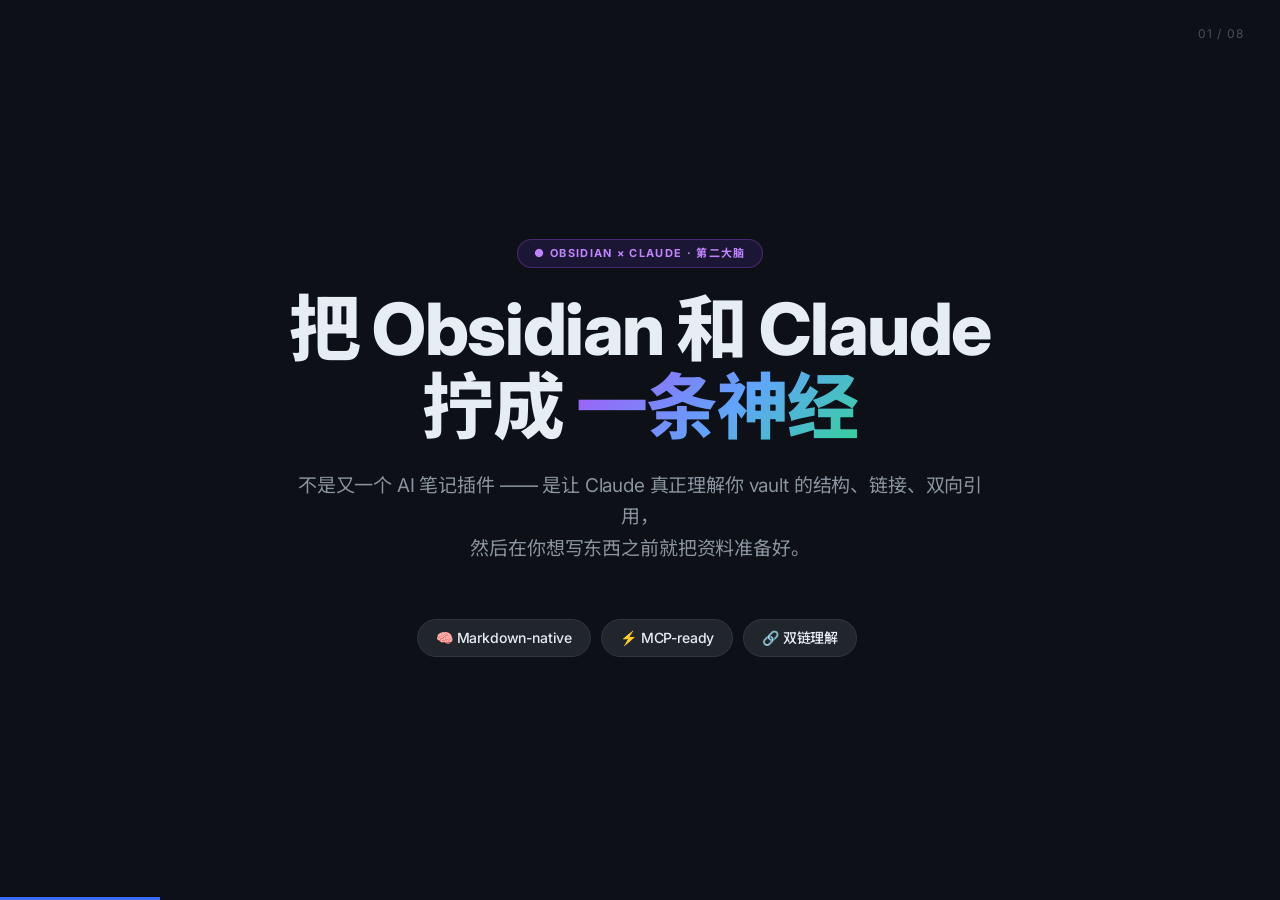
<file: templates/full-decks/obsidian-claude-gradient/index.html>
<!DOCTYPE html>
<html lang="zh-CN">
<head>
<meta charset="UTF-8">
<meta name="viewport" content="width=device-width, initial-scale=1">
<title>Obsidian × Claude Gradient</title>
<link rel="stylesheet" href="../../../assets/fonts.css">
<link rel="stylesheet" href="../../../assets/base.css">
<link rel="stylesheet" href="style.css">
</head>
<body class="tpl-obsidian-claude-gradient">
<div class="deck">

  <!-- 1. COVER -->
  <section class="slide is-active">
    <div class="oc-cbg"></div>
    <div class="oc-cgrid"></div>
    <div class="oc-snum">01 / 08</div>
    <div class="oc-tag">● OBSIDIAN × CLAUDE · 第二大脑</div>
    <h1 class="oc-h1">把 Obsidian 和 Claude<br>拧成 <span class="oc-g">一条神经</span></h1>
    <p class="oc-sub">不是又一个 AI 笔记插件 —— 是让 Claude 真正理解你 vault 的结构、链接、双向引用，<br>然后在你想写东西之前就把资料准备好。</p>
    <div style="margin-top:32px">
      <span class="oc-pill">🧠 Markdown-native</span>
      <span class="oc-pill">⚡ MCP-ready</span>
      <span class="oc-pill">🔗 双链理解</span>
    </div>
  </section>

  <!-- 2. SECTION -->
  <section class="slide">
    <div class="oc-cbg"></div>
    <div class="oc-cgrid"></div>
    <div class="oc-snum">02 / 08</div>
    <div class="oc-tag">● CHAPTER 01</div>
    <h1 class="oc-h1" style="font-size:110px">Why <span class="oc-g">not</span> Notion?</h1>
    <p class="oc-sub">当你的知识多到会互相引用时，<br>「文件夹」就不够了，「数据库」也不是答案。</p>
  </section>

  <!-- 3. CONTENT — compare cards -->
  <section class="slide">
    <div class="oc-cbg"></div>
    <div class="oc-cgrid"></div>
    <div class="oc-snum">03 / 08</div>
    <div class="oc-tag">● COMPARE</div>
    <h2 class="oc-h2">Notion vs <span class="oc-g">Obsidian</span> · 对 AI 友好度</h2>
    <div class="oc-grid-2">
      <div class="oc-card">
        <span class="oc-badge oc-bb">NOTION</span>
        <h4 style="font-size:20px;margin-bottom:10px">数据库原生</h4>
        <p style="color:var(--oc-dim);font-size:14px;line-height:1.65">适合结构化任务、团队协作，但是——<br>• AI 要走 API，拿不到实时全文<br>• 嵌套块结构复杂，token 成本高<br>• 本地化差，没法当长期记忆</p>
      </div>
      <div class="oc-card" style="border-color:rgba(168,85,247,.35);background:rgba(124,58,237,.05)">
        <span class="oc-badge oc-bp">OBSIDIAN</span>
        <h4 style="font-size:20px;margin-bottom:10px">纯 Markdown + 双链</h4>
        <p style="color:var(--oc-dim);font-size:14px;line-height:1.65">对 AI 天生友好 ——<br>• 所有东西就是文件，Claude 直接读<br>• 双链 = 天然 graph，抽实体几乎零成本<br>• 离线、可 git、可 diff、可回滚</p>
      </div>
    </div>
    <div class="oc-hl" style="margin-top:26px">💡 <b>关键洞察：</b>AI 不需要「更聪明的数据库」，它需要「能被它自己读懂的文件系统」。</div>
  </section>

  <!-- 4. STEPS -->
  <section class="slide">
    <div class="oc-cbg"></div>
    <div class="oc-cgrid"></div>
    <div class="oc-snum">04 / 08</div>
    <div class="oc-tag">● SETUP · 4 STEPS</div>
    <h2 class="oc-h2">从 0 到第一次「AI 写笔记」</h2>
    <div class="oc-steps">
      <div class="oc-step"><div class="oc-sn">1</div><div class="oc-sc"><h4>装 Obsidian + 开 Local REST API 插件</h4><p>社区插件，一个勾就开。它让外部进程能 read/write 你的 vault。</p></div></div>
      <div class="oc-step"><div class="oc-sn">2</div><div class="oc-sc"><h4>接 Claude Desktop + obsidian-mcp server</h4><p>MCP 一个配置文件就能接，token 填 vault 的 api key。</p></div></div>
      <div class="oc-step"><div class="oc-sn">3</div><div class="oc-sc"><h4>装 5 个 obsidian-skills</h4><p>markdown / bases / canvas / cli / defuddle —— 让 Claude 知道怎么正确使用 Obsidian。</p></div></div>
      <div class="oc-step"><div class="oc-sn">4</div><div class="oc-sc"><h4>让 Claude 自己整理一次</h4><p>「帮我把最近 10 篇笔记里的重复概念合并，生成一张新的 MOC」—— 90 秒出结果。</p></div></div>
    </div>
  </section>

  <!-- 5. CODE -->
  <section class="slide">
    <div class="oc-cbg"></div>
    <div class="oc-cgrid"></div>
    <div class="oc-snum">05 / 08</div>
    <div class="oc-tag">● MCP CONFIG</div>
    <h2 class="oc-h2">claude_desktop_config.json</h2>
    <pre class="oc-code"><span class="cm">// ~/Library/Application Support/Claude/claude_desktop_config.json</span>
{
  <span class="cc">"mcpServers"</span>: {
    <span class="cc">"obsidian"</span>: {
      <span class="cc">"command"</span>: <span class="cs">"npx"</span>,
      <span class="cc">"args"</span>: [<span class="cs">"-y"</span>, <span class="cs">"@modelcontextprotocol/server-obsidian"</span>],
      <span class="cc">"env"</span>: {
        <span class="cc">"OBSIDIAN_API_KEY"</span>: <span class="cs">"xxxxxxxxxxxxxxxx"</span>,
        <span class="cc">"OBSIDIAN_HOST"</span>: <span class="cs">"http://127.0.0.1:27123"</span>
      }
    }
  }
}</pre>
    <p class="oc-sub" style="margin-top:18px">重启 Claude Desktop，输入 <b style="color:var(--oc-accent3)">/mcp</b>，你会看到 obsidian 已连。</p>
  </section>

  <!-- 6. STATS -->
  <section class="slide">
    <div class="oc-cbg"></div>
    <div class="oc-cgrid"></div>
    <div class="oc-snum">06 / 08</div>
    <div class="oc-tag">● 3 MONTHS IN</div>
    <h2 class="oc-h2">跑了 90 天，我的 <span class="oc-g">vault 数据</span></h2>
    <div class="oc-grid-3" style="margin-top:28px">
      <div class="oc-card" style="text-align:center"><div class="oc-big oc-g" style="font-size:80px">1,842</div><p style="color:var(--oc-dim);margin-top:8px;font-size:13px">notes in vault</p></div>
      <div class="oc-card" style="text-align:center"><div class="oc-big oc-g" style="font-size:80px">6.3k</div><p style="color:var(--oc-dim);margin-top:8px;font-size:13px">backlinks (由 AI 自动补)</p></div>
      <div class="oc-card" style="text-align:center"><div class="oc-big oc-g" style="font-size:80px">-74%</div><p style="color:var(--oc-dim);margin-top:8px;font-size:13px">找资料平均耗时</p></div>
    </div>
    <div class="oc-hl" style="margin-top:26px">最大收益不是「AI 帮我写」，而是「AI 帮我把旧笔记重新连起来」—— 每周 30 分钟，vault 就会主动生长。</div>
  </section>

  <!-- 7. QUOTE / CTA -->
  <section class="slide">
    <div class="oc-cbg"></div>
    <div class="oc-cgrid"></div>
    <div class="oc-snum">07 / 08</div>
    <div class="oc-tag">● CTA · 今晚可以做</div>
    <div class="oc-quote">
      <blockquote>不要再找「AI 笔记应用」了。<br>你要的是一个 <span class="oc-g">文件夹 + 一条神经</span>。</blockquote>
      <div class="attr">— 我自己，用了 90 天后</div>
    </div>
    <div style="margin-top:36px">
      <span class="oc-pill">⬇ obsidian.md</span>
      <span class="oc-pill">⬇ Claude Desktop</span>
      <span class="oc-pill">⬇ obsidian-mcp</span>
      <span class="oc-pill">⬇ obsidian-skills × 5</span>
    </div>
  </section>

  <!-- 8. THANKS -->
  <section class="slide">
    <div class="oc-cbg"></div>
    <div class="oc-cgrid"></div>
    <div class="oc-snum">08 / 08</div>
    <div class="oc-big oc-g">Thanks.</div>
    <p class="oc-sub" style="margin-top:26px">配置模板、skill manifest、我的 vault 结构图都在 <b style="color:var(--oc-accent3)">github.com/lewis/obsidian-claude</b></p>
  </section>

</div>
<script src="../../../assets/runtime.js"></script>
</body>
</html>
</file>
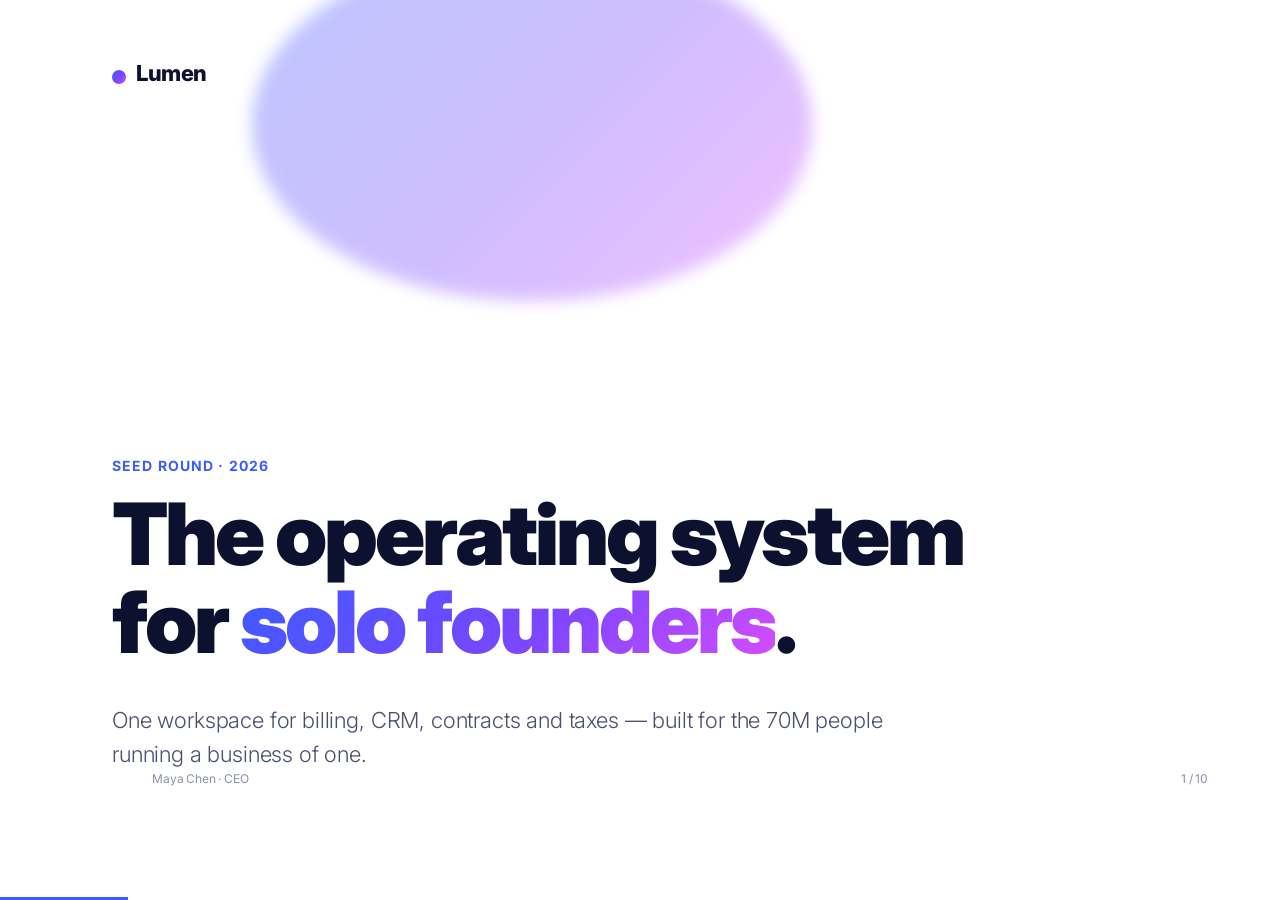
<file: templates/full-decks/pitch-deck/index.html>
<!DOCTYPE html>
<html lang="en">
<head>
<meta charset="utf-8"><meta name="viewport" content="width=device-width,initial-scale=1">
<title>Lumen · Pitch Deck</title>
<link rel="stylesheet" href="../../../assets/fonts.css">
<link rel="stylesheet" href="../../../assets/base.css">
<link rel="stylesheet" href="../../../assets/animations/animations.css">
<link rel="stylesheet" href="style.css">
</head>
<body class="tpl-pitch-deck">
<div class="deck">

  <!-- 1. Cover -->
  <section class="slide" data-title="Cover">
    <div class="cover-bg"></div>
    <div class="cover-blob"></div>
    <div style="position:absolute;top:56px;left:112px"><span class="brand-dot"></span><span class="brand">Lumen</span></div>
    <p class="kicker">Seed round · 2026</p>
    <h1 class="h1 anim-fade-up" data-anim="fade-up">The operating system<br>for <span class="gradient-text">solo founders</span>.</h1>
    <p class="lede mt-m">One workspace for billing, CRM, contracts and taxes — built for the 70M people running a business of one.</p>
    <div class="deck-footer"><span>Maya Chen · CEO</span><span class="slide-number" data-current="1" data-total="10"></span></div>
  </section>

  <!-- 2. Problem -->
  <section class="slide" data-title="Problem">
    <span class="section-num">01</span>
    <p class="num-tag">PROBLEM</p>
    <h2 class="h2 mt-s">Solo founders duct-tape<br>7+ tools to stay alive.</h2>
    <div class="grid g3 mt-l">
      <div class="card"><h4>Fragmentation</h4><p class="dim">Stripe, QuickBooks, HubSpot, DocuSign, Notion, Gusto, a spreadsheet. Nothing talks.</p></div>
      <div class="card"><h4>$480/mo wasted</h4><p class="dim">Average solo founder pays for 9 SaaS seats they only half-use.</p></div>
      <div class="card"><h4>14 hrs / week lost</h4><p class="dim">Copy-pasting between tools instead of selling.</p></div>
    </div>
  </section>

  <!-- 3. Solution -->
  <section class="slide" data-title="Solution">
    <span class="section-num">02</span>
    <p class="num-tag">SOLUTION</p>
    <h2 class="h2 mt-s">Lumen is <span class="gradient-text">one spine</span><br>for the business of one.</h2>
    <p class="lede mt-m">Invoice a client → the payment lands → the tax is reserved → the contract is filed → your dashboard updates. In one app. Without plumbing.</p>
    <div class="row mt-l">
      <span class="pill pill-accent">Billing</span>
      <span class="pill pill-accent">CRM</span>
      <span class="pill pill-accent">Contracts</span>
      <span class="pill pill-accent">Taxes</span>
      <span class="pill pill-accent">Banking</span>
    </div>
  </section>

  <!-- 4. Product -->
  <section class="slide" data-title="Product">
    <span class="section-num">03</span>
    <p class="num-tag">PRODUCT</p>
    <h2 class="h2 mt-s">Built around "jobs to be done".</h2>
    <div class="grid g2 mt-l">
      <div class="card card-hover"><h4>Get paid</h4><p class="dim">Invoices, subscriptions and Stripe/Wise payouts with a single click. ACH, card, wire, crypto.</p></div>
      <div class="card card-hover"><h4>Stay legal</h4><p class="dim">E-sign contracts from templates. Auto-file 1099s and quarterly estimates.</p></div>
      <div class="card card-hover"><h4>Sell smarter</h4><p class="dim">Lead inbox, pipeline, email sequences. No separate CRM.</p></div>
      <div class="card card-hover"><h4>See the business</h4><p class="dim">Live P&amp;L, runway, top customers, churn. One dashboard, zero spreadsheets.</p></div>
    </div>
  </section>

  <!-- 5. Market -->
  <section class="slide" data-title="Market">
    <span class="section-num">04</span>
    <p class="num-tag">MARKET</p>
    <h2 class="h2 mt-s">A very big small business.</h2>
    <div class="grid g3 mt-l">
      <div class="metric"><div class="n">73M</div><div class="l">solo businesses in the US + EU</div></div>
      <div class="metric"><div class="n">$186B</div><div class="l">TAM · horizontal SaaS spend</div></div>
      <div class="metric"><div class="n">9.4%</div><div class="l">CAGR through 2030</div></div>
    </div>
    <p class="lede mt-l">Creators, consultants, indie devs, coaches, freelancers — the fastest-growing segment of the workforce, and the most under-served by tooling.</p>
  </section>

  <!-- 6. Business model -->
  <section class="slide" data-title="Business Model">
    <span class="section-num">05</span>
    <p class="num-tag">BUSINESS MODEL</p>
    <h2 class="h2 mt-s">Flat SaaS + payment rake.</h2>
    <div class="grid g3 mt-l">
      <div class="card"><h4>Starter</h4><div class="metric mt-s"><div class="n" style="font-size:56px">$29</div><div class="l">/ month · core billing + CRM</div></div></div>
      <div class="card card-accent"><h4>Pro</h4><div class="metric mt-s"><div class="n" style="font-size:56px">$79</div><div class="l">/ month · contracts, taxes, banking</div></div></div>
      <div class="card"><h4>+ Payments</h4><div class="metric mt-s"><div class="n" style="font-size:56px">0.4%</div><div class="l">interchange rake on processed volume</div></div></div>
    </div>
    <p class="dim mt-l">Blended LTV $1,920 · CAC payback 5 months at current funnel.</p>
  </section>

  <!-- 7. Traction -->
  <section class="slide" data-title="Traction">
    <span class="section-num">06</span>
    <p class="num-tag">TRACTION</p>
    <h2 class="h2 mt-s">6 months, growing 38% MoM.</h2>
    <div class="traction-bar mt-l">
      <div class="bar" style="height:18%"><em>$6k</em><span>Oct</span></div>
      <div class="bar" style="height:30%"><em>$11k</em><span>Nov</span></div>
      <div class="bar" style="height:44%"><em>$17k</em><span>Dec</span></div>
      <div class="bar" style="height:62%"><em>$26k</em><span>Jan</span></div>
      <div class="bar" style="height:82%"><em>$38k</em><span>Feb</span></div>
      <div class="bar" style="height:100%"><em>$54k</em><span>Mar</span></div>
    </div>
    <p class="dim mt-l" style="margin-top:48px">2,140 paying customers · NPS 72 · Net retention 118%</p>
  </section>

  <!-- 8. Team -->
  <section class="slide" data-title="Team">
    <span class="section-num">07</span>
    <p class="num-tag">TEAM</p>
    <h2 class="h2 mt-s">Shipped at scale before.</h2>
    <div class="grid g3 mt-l">
      <div class="card team-card"><div class="avatar">MC</div><h4>Maya Chen</h4><p class="dim">CEO · ex-Stripe billing lead. 8 yrs in payments.</p></div>
      <div class="card team-card"><div class="avatar">RP</div><h4>Raj Patel</h4><p class="dim">CTO · ex-Linear. Built multiplayer sync at 10M users.</p></div>
      <div class="card team-card"><div class="avatar">EK</div><h4>Elena Kim</h4><p class="dim">Head of Design · ex-Notion. Shipped the mobile relaunch.</p></div>
    </div>
  </section>

  <!-- 9. Ask -->
  <section class="slide" data-title="The Ask">
    <p class="num-tag">THE ASK</p>
    <div class="ask-box mt-m">
      <h2 class="h2">Raising $4.5M seed.</h2>
      <p class="lede" style="color:rgba(255,255,255,.9);max-width:60ch">18 months of runway to reach $3M ARR. 40% engineering, 35% growth, 15% compliance/banking licenses, 10% runway buffer.</p>
      <div class="row mt-l" style="gap:40px">
        <div><div style="font-size:44px;font-weight:900">$4.5M</div><div class="dim">SAFE · post-money cap $28M</div></div>
        <div><div style="font-size:44px;font-weight:900">18 mo</div><div class="dim">runway to Series A</div></div>
        <div><div style="font-size:44px;font-weight:900">$3M</div><div class="dim">ARR target by close</div></div>
      </div>
    </div>
  </section>

  <!-- 10. Thanks -->
  <section class="slide center tc" data-title="Thanks">
    <div class="cover-bg"></div>
    <div>
      <div class="mega">Thanks.</div>
      <p class="mega-sub">maya@lumen.app · lumen.app/investors</p>
      <div class="row mt-l" style="justify-content:center;gap:24px">
        <span class="pill pill-accent">Let's talk</span>
        <span class="pill">Deck v4.2 · Apr 2026</span>
      </div>
    </div>
  </section>

</div>
<script src="../../../assets/runtime.js"></script>
</body></html>
</file>
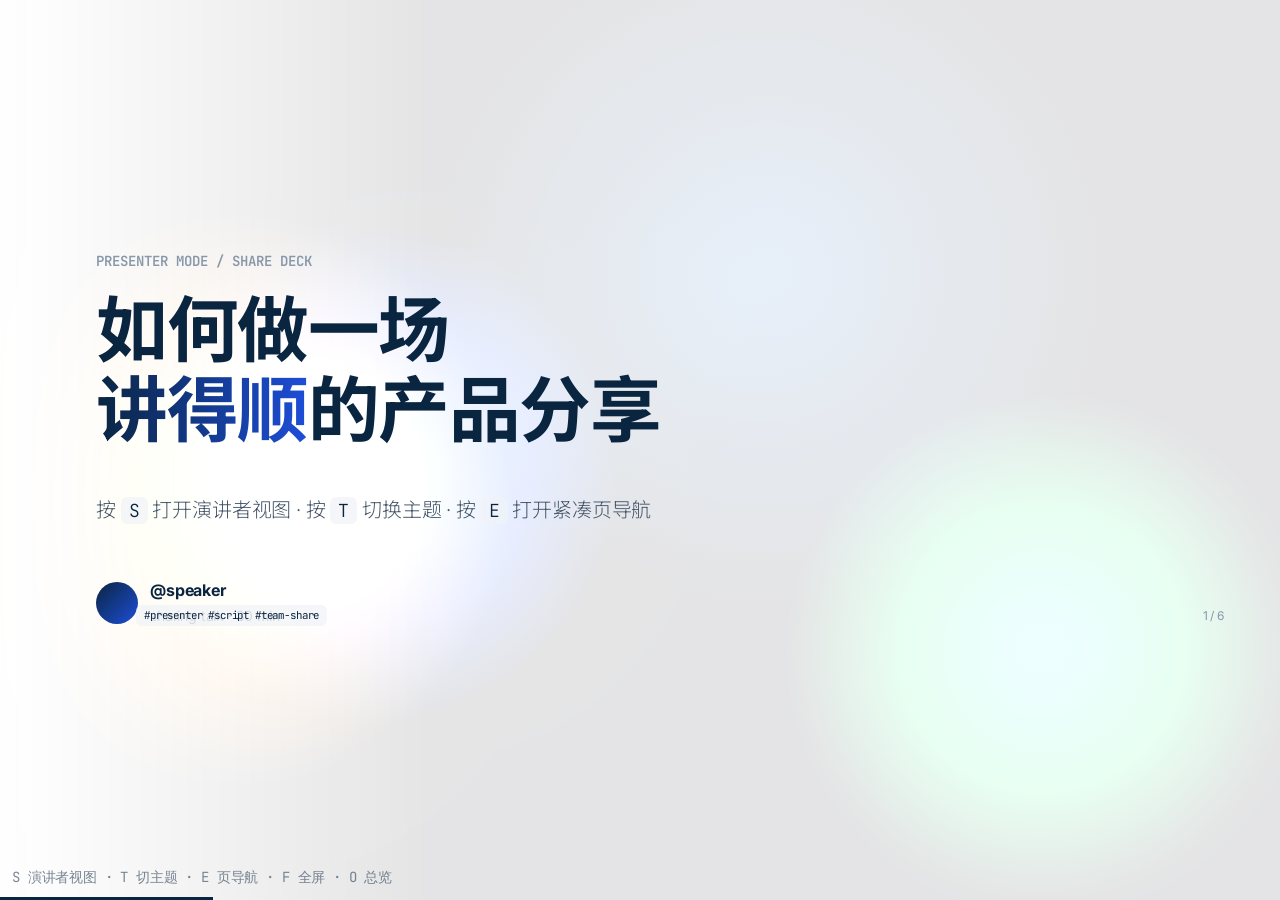
<file: templates/full-decks/presenter-mode-reveal/index.html>
<!DOCTYPE html>
<html lang="zh-CN" data-themes="corporate-clean,soft-pastel,aurora" data-theme-base="../../../assets/themes/">
<head>
<meta charset="utf-8">
<meta name="viewport" content="width=device-width,initial-scale=1">
<title>演讲者模式分享模板 · Presenter Mode Deck</title>
<link rel="stylesheet" href="../../../assets/fonts.css">
<link rel="stylesheet" href="../../../assets/base.css">
<link rel="stylesheet" id="theme-link" href="../../../assets/themes/corporate-clean.css">
<link rel="stylesheet" href="../../../assets/animations/animations.css">
<link rel="stylesheet" href="style.css">
</head>
<body class="tpl-presenter-mode-reveal">
<div class="deck">

  <section class="slide" data-title="封面">
    <div class="slide-fx fx-aurora-field" data-fx="gradient-blob"></div>
    <p class="kicker">presenter mode / share deck</p>
    <h1 class="h1" data-anim="rise-in">如何做一场<br><span class="gradient-text anim-gradient-flow">讲得顺</span>的产品分享</h1>
    <p class="lede mt-m" data-anim="fade-up">按 <span class="mono">S</span> 打开演讲者视图 · 按 <span class="mono">T</span> 切换主题 · 按 <span class="mono">E</span> 打开紧凑页导航</p>
    <div class="speaker" data-anim="fade-up">
      <div class="av"></div>
      <div><b>@speaker</b><span>sharing talk · 30 min</span></div>
    </div>
    <div class="deck-footer">
      <span class="mono">#presenter #script #team-share</span>
      <span class="slide-number" data-current="1" data-total="6"></span>
    </div>
    <aside class="notes">
      <p>大家好，今天这份模板用来做一场<strong>带演讲者视图的正式分享</strong>。观众看到的是简洁的主画面，演讲者自己可以按 S 打开另一个窗口，看到当前页、下一页、逐字稿和计时器。</p>
      <p>这份模板默认是清爽的产品风，也可以按 T 在 <em>corporate-clean、soft-pastel、aurora、minimal-white、catppuccin-latte、tokyo-night</em> 之间切换。内容进入时会自动重播 CSS 动画，重点页会有克制的 Canvas FX 背景。</p>
      <p>接下来可以把每一页替换成你的主题。原则很简单：观众页只放核心信息，完整讲稿放进 notes，交付前逐页检查导航、主题和布局。</p>
    </aside>
  </section>

  <section class="slide" data-title="议程">
    <p class="kicker">agenda</p>
    <h2 class="h2" data-anim="fade-up">今天要讲的 5 件事</h2>
    <div class="stack mt-l" data-anim="stagger-list">
      <div class="agenda-row"><span class="num">01</span><span class="t">为什么只做好页面还不够</span><span class="d">~5min</span></div>
      <div class="agenda-row"><span class="num">02</span><span class="t">演讲者视图应该提供什么</span><span class="d">~6min</span></div>
      <div class="agenda-row"><span class="num">03</span><span class="t">逐字稿怎么写才不像念稿</span><span class="d">~8min</span></div>
      <div class="agenda-row"><span class="num">04</span><span class="t">如何把方法沉淀成可复用模板</span><span class="d">~8min</span></div>
      <div class="agenda-row"><span class="num">05</span><span class="t">Takeaways + Q&amp;A</span><span class="d">~3min</span></div>
    </div>
    <aside class="notes">
      <p>先过一下今天的结构。第一部分讲一个很多人会忽略的问题：PPT 做得好看，不代表现场一定讲得顺。页面只是观众看到的部分，真正影响表达的是演讲者自己的提示系统。</p>
      <p>第二部分讲演讲者视图，哪些信息是必须有的，哪些只是装饰。第三部分讲逐字稿，重点不是写一篇完整文章，而是写出能让你一眼接住的提示信号。</p>
      <p>第四部分讲怎么把这套方法沉淀成模板，最后用几个 takeaways 收口。整个节奏大约 30 分钟，适合团队内部分享或产品培训。</p>
    </aside>
  </section>

  <section class="slide" data-title="问题">
    <p class="kicker">// part 01 · problem</p>
    <h2 class="h2" data-anim="fade-up">做 PPT 和讲 PPT，<br>是<span class="accent">两件事</span>。</h2>
    <div class="grid g3 mt-l" data-anim="stagger-list">
      <div class="card card-accent">
        <h4>页面质量</h4>
        <p class="dim">主题统一、排版干净、图表清楚、动效克制，这是静态作品的质量。</p>
      </div>
      <div class="card card-accent">
        <h4>现场表达</h4>
        <p class="dim">逻辑连贯、语速稳定、能接住问题、能自然过渡，这是临场能力。</p>
      </div>
      <div class="card card-accent">
        <h4>关键差别</h4>
        <p class="dim">讲得顺的人，通常不是背得熟，而是能看一眼页面就知道下一句说什么。</p>
      </div>
    </div>
    <aside class="notes">
      <p>先抛一个观点：<strong>做 PPT 和讲 PPT 是两件事</strong>。做 PPT 关注的是页面本身，讲 PPT 关注的是现场表达，两者相关，但不能互相替代。</p>
      <p>很多 deck 看起来很精致，真正上台时却容易卡住。原因通常不是内容不够，而是演讲者缺少一个清楚的提示系统。翻到某一页时，你需要马上知道这一页的核心句、过渡句和需要强调的数据。</p>
      <p>所以这份模板的重点不是让页面更花，而是让页面、动画、备注和演讲者视图一起工作，帮助你在现场更稳地表达。</p>
    </aside>
  </section>

  <section class="slide" data-title="能力">
    <div class="slide-fx fx-chain" data-fx="chain-react"></div>
    <p class="kicker">// part 02 · capability</p>
    <h2 class="h2" data-anim="fade-up">演讲者视图应该有<span class="accent">四块信息</span></h2>
    <div class="grid g2 mt-l" data-anim="stagger-list">
      <div>
        <div class="feature-row"><span class="num blue">1</span><div><b>当前页</b><p class="dim">确认观众此刻看到的内容，避免讲述和画面脱节。</p></div></div>
        <div class="feature-row"><span class="num green">2</span><div><b>下一页</b><p class="dim">提前准备过渡句，让翻页不再突然。</p></div></div>
      </div>
      <div>
        <div class="feature-row"><span class="num orange">3</span><div><b>讲稿提示</b><p class="dim">大字号、可滚动、关键词加粗，帮助一眼接住。</p></div></div>
        <div class="feature-row"><span class="num purple">4</span><div><b>计时与页码</b><p class="dim">知道讲了多久、还剩几页，方便控节奏。</p></div></div>
      </div>
    </div>
    <aside class="notes">
      <p>一个好用的演讲者视图，至少要有四块信息。第一是当前页，这让你和观众保持同步。第二是下一页，这能帮你提前准备过渡，不至于翻页后突然停顿。</p>
      <p>第三是讲稿提示。注意，这里不是让你逐字照念，而是用大字号、关键词和短段落提示你接下来要说什么。第四是计时和页码，用来控制节奏。</p>
      <p>按 S 打开的窗口里，这四块信息会分开显示。你可以拖动和缩放卡片，也可以按左右键同步翻页。对正式分享来说，这是很实用的稳定器。</p>
    </aside>
  </section>

  <section class="slide" data-title="讲稿">
    <p class="kicker">// part 03 · speaker script</p>
    <h2 class="h2" data-anim="fade-up">逐字稿的<span class="accent">3 条规则</span></h2>
    <div class="stack mt-l" data-anim="stagger-list">
      <div class="rule-row">
        <span class="num red">01</span>
        <div><b>不是完整文章，是提示信号</b><p class="dim">核心词加粗，过渡句独立成段，让你扫一眼就能接住。</p></div>
      </div>
      <div class="rule-row">
        <span class="num red">02</span>
        <div><b>每页 150-300 字</b><p class="dim">太少提示不够，太多来不及看；按 2-3 分钟一页控制。</p></div>
      </div>
      <div class="rule-row">
        <span class="num red">03</span>
        <div><b>用口语写，不用书面语</b><p class="dim">读起来像你会说的话，现场才不会像在念稿。</p></div>
      </div>
    </div>
    <aside class="notes">
      <p>逐字稿最容易写错。很多人以为逐字稿就是把要讲的话完整写下来，然后现场照着念。这样会让表达变得很硬，也会让观众马上感觉你在读稿。</p>
      <p>更好的写法是把逐字稿当成<strong>提示信号</strong>。把关键点加粗，把过渡句单独成段，把数据和人名写清楚。你看一眼就能接上，但说出来仍然是你自己的语言。</p>
      <p>字数上，每页建议 150 到 300 字。太少会卡，太多来不及扫。最后一定要读一遍，听起来像日常说话，才适合放进演讲者视图。</p>
    </aside>
  </section>

  <section class="slide" data-title="收尾">
    <div class="slide-fx fx-confetti" data-fx="confetti-cannon"></div>
    <p class="kicker">// close</p>
    <h2 class="h2" data-anim="perspective-zoom">现在你也能<br><span class="accent">讲得更稳</span></h2>
    <div class="code-block mt-m" data-anim="fade-up">
<span class="comment"># 使用模板</span>
<span class="cmd">copy</span> templates/full-decks/presenter-mode-reveal my-talk

<span class="comment"># 关键操作</span>
<span class="flag">S</span>  <span class="comment">打开演讲者视图</span>
<span class="flag">T</span>  <span class="comment">切换主题</span>
<span class="flag">E</span>  <span class="comment">打开紧凑页导航</span>
    </div>
    <p class="lede mt-m tc" data-anim="fade-up"><strong>观众页保持克制，讲者页放完整提示。</strong></p>
    <div class="deck-footer">
      <span class="mono">#thanks · Q&amp;A</span>
      <span class="slide-number" data-current="6" data-total="6"></span>
    </div>
    <aside class="notes">
      <p>最后收一下。这个模板的核心是把观众看到的内容和演讲者需要的提示分开。观众页保持清楚、克制、有重点；讲者页通过 notes 提供完整的提示信号。</p>
      <p>使用时你只需要替换每页的标题、卡片和备注。按 T 可以快速试不同主题，按 E 可以打开紧凑页导航，按 S 可以打开演讲者窗口。</p>
      <p>交付前建议走一遍完整流程：方向键翻页、T 切主题、E 看缩略导航、S 看讲稿。确认没有遮挡、没有溢出、备注也能自然读出来，就可以正式使用了。</p>
    </aside>
  </section>

</div>

<div class="presenter-hint">
  S 演讲者视图 · T 切主题 · E 页导航 · F 全屏 · O 总览
</div>

<script src="../../../assets/runtime.js"></script>
<script src="../../../assets/animations/fx-runtime.js"></script>
</body>
</html>
</file>
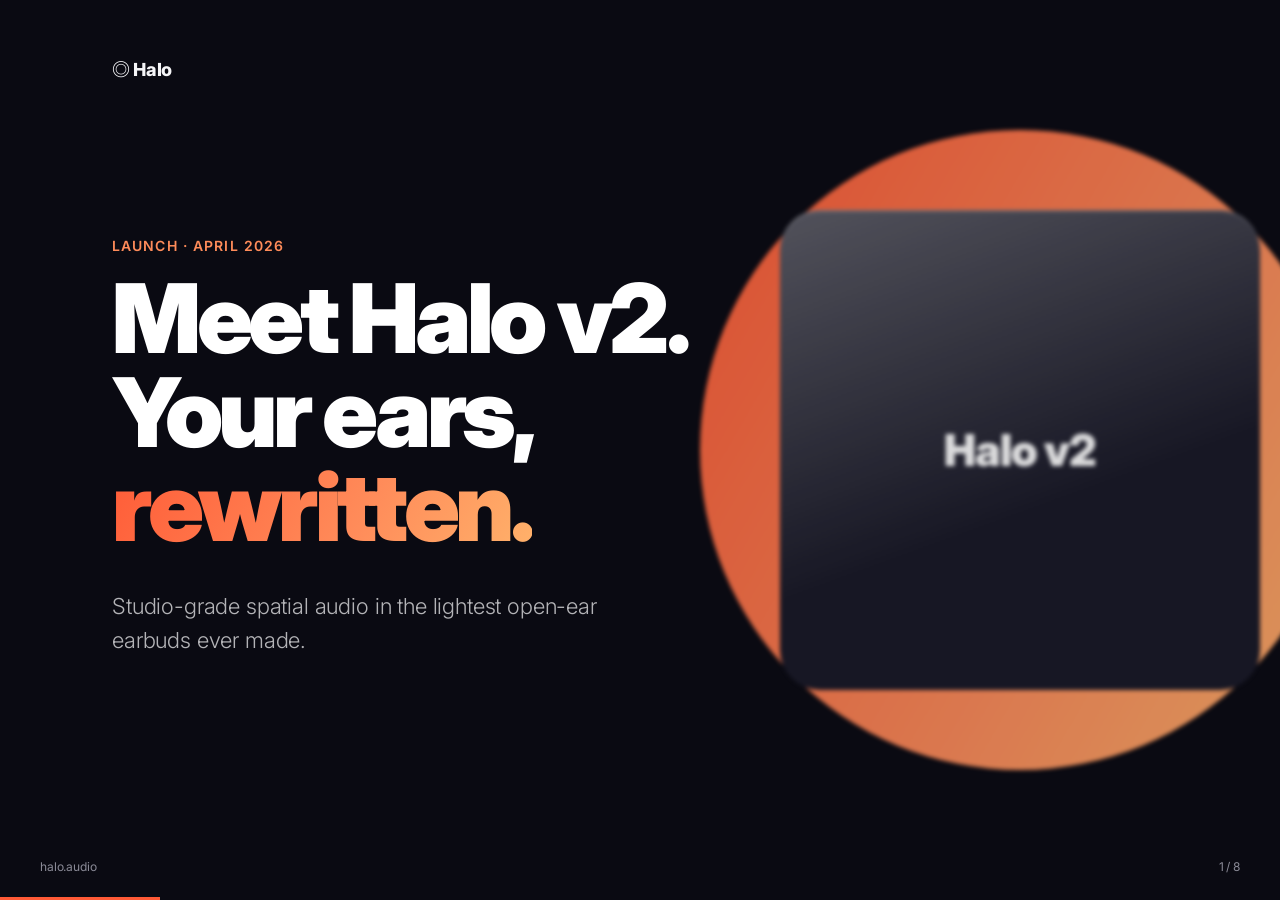
<file: templates/full-decks/product-launch/index.html>
<!DOCTYPE html>
<html lang="en">
<head>
<meta charset="utf-8"><meta name="viewport" content="width=device-width,initial-scale=1">
<title>Halo v2 · Launch</title>
<link rel="stylesheet" href="../../../assets/fonts.css">
<link rel="stylesheet" href="../../../assets/base.css">
<link rel="stylesheet" href="../../../assets/animations/animations.css">
<link rel="stylesheet" href="style.css">
</head>
<body class="tpl-product-launch">
<div class="deck">

  <!-- 1. Cover / hero -->
  <section class="slide dark" data-title="Cover">
    <div class="hero-shot"></div>
    <div style="position:absolute;top:56px;left:112px" class="brand">◎ Halo</div>
    <p class="kicker">Launch · April 2026</p>
    <h1 class="h1 anim-fade-up" data-anim="fade-up">Meet Halo v2.<br>Your ears,<br><span style="background:var(--grad);-webkit-background-clip:text;background-clip:text;color:transparent">rewritten.</span></h1>
    <p class="lede mt-m" style="max-width:42ch">Studio-grade spatial audio in the lightest open-ear earbuds ever made.</p>
    <div class="deck-footer"><span>halo.audio</span><span class="slide-number" data-current="1" data-total="8"></span></div>
  </section>

  <!-- 2. Introducing -->
  <section class="slide center tc" data-title="Introducing">
    <div>
      <p class="kicker">Introducing</p>
      <h1 class="h1" style="font-size:140px">Halo v2</h1>
      <p class="lede" style="margin:24px auto;max-width:56ch">Four years of research. Three generations of silicon. One product you'll forget you're wearing.</p>
    </div>
  </section>

  <!-- 3. Feature 1 -->
  <section class="slide" data-title="Sound">
    <p class="kicker">01 · The sound</p>
    <h2 class="h2">Hear the room<br>around the music.</h2>
    <div class="grid g3 mt-l">
      <div class="feature-card"><div class="icon">♪</div><h4>Open-ear spatial</h4><p class="dim">16mm titanium drivers angled into the ear canal. You hear the song and the world at once.</p></div>
      <div class="feature-card"><div class="icon">◈</div><h4>Lossless 24-bit</h4><p class="dim">aptX Lossless and Hi-Res LDAC over Bluetooth 5.4. No dongles, no compromises.</p></div>
      <div class="feature-card"><div class="icon">◐</div><h4>Adaptive EQ</h4><p class="dim">Tunes itself to the shape of your ear every 120 seconds.</p></div>
    </div>
  </section>

  <!-- 4. Feature 2 -->
  <section class="slide dark" data-title="Fit">
    <p class="kicker">02 · The fit</p>
    <h2 class="h2">4.9 grams.<br>All-day forgettable.</h2>
    <div class="grid g3 mt-l">
      <div class="card"><h4>Liquid-silicone hook</h4><p>Wraps behind the ear like a glasses arm. Never falls out on a run.</p></div>
      <div class="card"><h4>IP57 sweat + rain</h4><p>Take them in the ocean. Rinse them under the tap. We dare you.</p></div>
      <div class="card"><h4>14h + 42h case</h4><p>A full workweek of commutes on one charge of the case.</p></div>
    </div>
  </section>

  <!-- 5. Feature 3 -->
  <section class="slide" data-title="Intelligence">
    <p class="kicker">03 · The intelligence</p>
    <h2 class="h2">An AI that listens<br>so you don't have to.</h2>
    <div class="grid g2 mt-l">
      <div class="feature-card"><div class="icon">✦</div><h4>Live translate</h4><p class="dim">Real-time translation in 41 languages. Whispered directly into your ear, with a 380ms lag.</p></div>
      <div class="feature-card"><div class="icon">✧</div><h4>Meeting recap</h4><p class="dim">Double-tap to record. Walk away with a summary, action items, and a searchable transcript.</p></div>
    </div>
  </section>

  <!-- 6. How it works -->
  <section class="slide" data-title="How it works">
    <p class="kicker">How it works</p>
    <h2 class="h2">Three taps. You're in.</h2>
    <div class="stack mt-l" style="max-width:900px">
      <div class="step"><div class="n">1</div><div><h4>Open the case near your phone</h4><p class="dim">iOS and Android pair automatically over Bluetooth LE. No app downloads required.</p></div></div>
      <div class="step"><div class="n">2</div><div><h4>Pick your profile</h4><p class="dim">Commute, Focus, Workout, Cinema. Each is a complete audio + transparency recipe.</p></div></div>
      <div class="step"><div class="n">3</div><div><h4>Just listen</h4><p class="dim">Halo adapts to your ear shape, your environment, and your hearing profile — continuously.</p></div></div>
    </div>
  </section>

  <!-- 7. Pricing -->
  <section class="slide" data-title="Pricing">
    <p class="kicker">Pricing</p>
    <h2 class="h2">Pick your Halo.</h2>
    <div class="grid g3 mt-l" style="align-items:start">
      <div class="price-card">
        <h4>Halo Lite</h4>
        <div class="amount">$179</div>
        <p class="dim">Open-ear audio, IP57, 12h battery.</p>
        <ul><li>AAC + SBC</li><li>Single-tap controls</li><li>USB-C charging</li></ul>
      </div>
      <div class="price-card pro">
        <h4>Halo v2 · Pro</h4>
        <div class="amount">$279</div>
        <p class="dim">Everything, in its best form.</p>
        <ul><li>Hi-Res Lossless</li><li>Live translate · 41 lang</li><li>Wireless + MagSafe charging</li><li>Adaptive EQ</li></ul>
      </div>
      <div class="price-card">
        <h4>Halo Studio</h4>
        <div class="amount">$399</div>
        <p class="dim">For creators and field recorders.</p>
        <ul><li>32-bit binaural capture</li><li>XLR dongle included</li><li>Lifetime firmware</li></ul>
      </div>
    </div>
  </section>

  <!-- 8. Testimonial + CTA combined? Task says 8 slides w/ testimonial + CTA as separate. Keep 8: testimonial on 7, but we've used 7 already. Re-plan: cover(1) intro(2) f1(3) f2(4) f3(5) how(6) pricing(7) testimonial+CTA(8) -->
  <section class="slide dark" data-title="Ship">
    <p class="kicker">One more thing</p>
    <div class="row" style="gap:80px;align-items:center">
      <div style="flex:1">
        <p class="testimonial">"I forgot I was wearing them. Then I remembered, and I didn't want to take them off."</p>
        <p class="dim mt-m">— Marques Lin, The Verge · early review</p>
      </div>
      <div style="flex:0 0 auto;text-align:center">
        <p class="dim mb-m">Ships May 14 · from</p>
        <div style="font-size:96px;font-weight:900;letter-spacing:-.04em">$279</div>
        <a class="cta-btn mt-l" href="#">Pre-order Halo v2 →</a>
        <p class="dim mt-m" style="font-size:13px">Free shipping · 45-day return · 2-year warranty</p>
      </div>
    </div>
  </section>

</div>
<script src="../../../assets/runtime.js"></script>
</body></html>
</file>
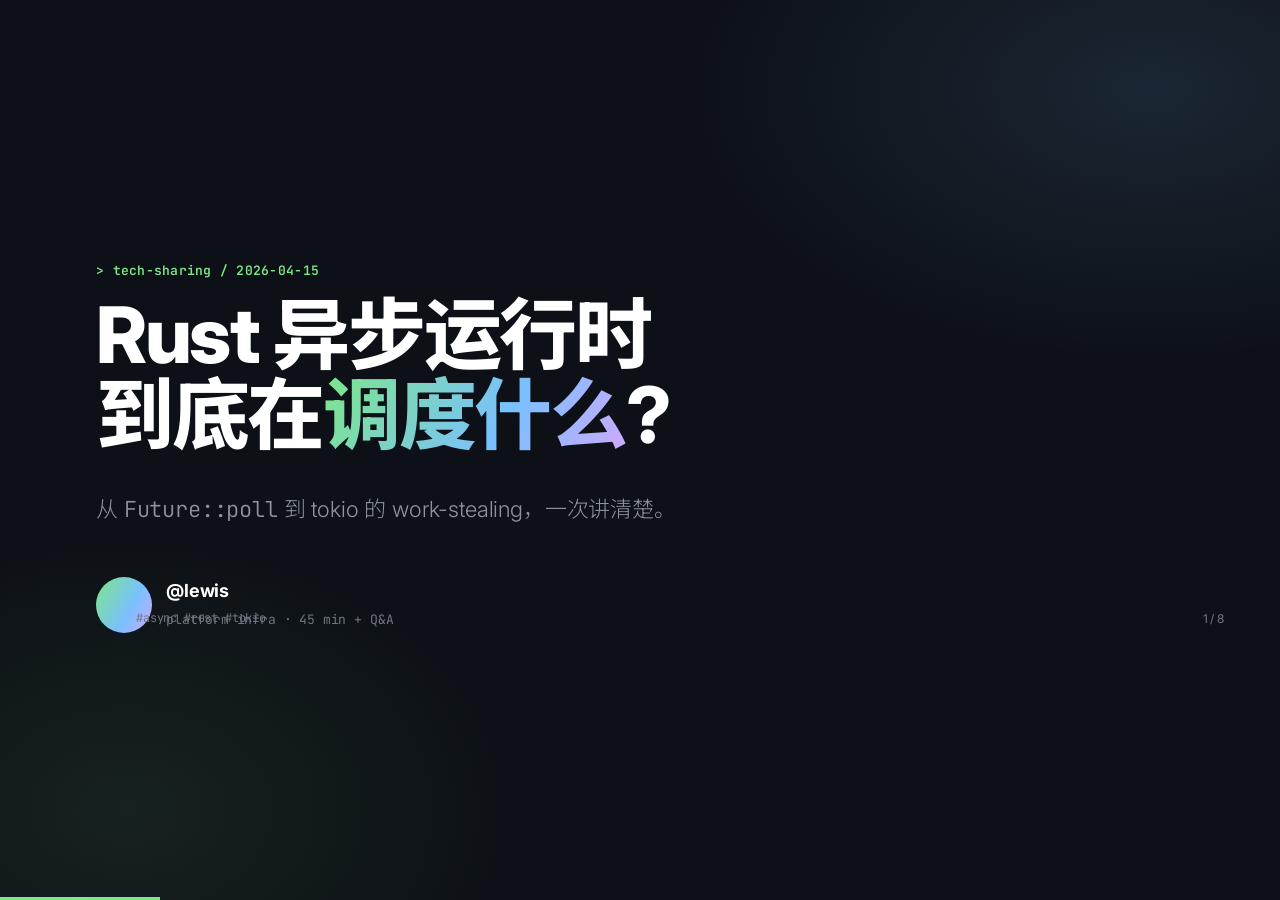
<file: templates/full-decks/tech-sharing/index.html>
<!DOCTYPE html>
<html lang="zh-CN">
<head>
<meta charset="utf-8"><meta name="viewport" content="width=device-width,initial-scale=1">
<title>Rust 异步运行时内部机制 · Tech Sharing</title>
<link rel="stylesheet" href="../../../assets/fonts.css">
<link rel="stylesheet" href="../../../assets/base.css">
<link rel="stylesheet" href="../../../assets/animations/animations.css">
<link rel="stylesheet" href="style.css">
</head>
<body class="tpl-tech-sharing">
<div class="deck">

  <!-- 1. Cover -->
  <section class="slide" data-title="Cover">
    <p class="kicker">tech-sharing / 2026-04-15</p>
    <h1 class="h1 anim-fade-up" data-anim="fade-up">Rust 异步运行时<br>到底在<span style="background:var(--grad);-webkit-background-clip:text;background-clip:text;color:transparent">调度什么</span>?</h1>
    <p class="lede mt-m">从 <span class="mono">Future::poll</span> 到 tokio 的 work-stealing，一次讲清楚。</p>
    <div class="speaker"><div class="av"></div><div><b>@lewis</b><span>platform infra · 45 min + Q&amp;A</span></div></div>
    <div class="deck-footer"><span class="mono">#async #rust #tokio</span><span class="slide-number" data-current="1" data-total="8"></span></div>
  </section>

  <!-- 2. Agenda -->
  <section class="slide" data-title="Agenda">
    <p class="kicker">agenda.toml</p>
    <h2 class="h2">今天的路线图</h2>
    <div class="stack mt-l">
      <div class="agenda-row"><span class="num">01</span><span class="t">Context: 为什么需要 async</span><span class="d">~5min</span></div>
      <div class="agenda-row"><span class="num">02</span><span class="t">Deep dive 1: Future &amp; Waker</span><span class="d">~12min</span></div>
      <div class="agenda-row"><span class="num">03</span><span class="t">Deep dive 2: Tokio scheduler</span><span class="d">~15min</span></div>
      <div class="agenda-row"><span class="num">04</span><span class="t">Code: 手写一个 mini-runtime</span><span class="d">~8min</span></div>
      <div class="agenda-row"><span class="num">05</span><span class="t">Takeaways + Q&amp;A</span><span class="d">~5min</span></div>
    </div>
  </section>

  <!-- 3. Context -->
  <section class="slide" data-title="Context">
    <p class="kicker">// context</p>
    <h2 class="h2">问题：一个线程一个连接，<br>撑不住 10 万并发。</h2>
    <div class="grid g3 mt-l">
      <div class="card card-accent"><h4>Thread-per-conn</h4><p class="dim">每条连接一根 OS 线程，栈 2–8MB。10 万连接 = 几百 GB RAM。</p><span class="tag mt-s">❌ 不现实</span></div>
      <div class="card card-accent"><h4>Event loop (C)</h4><p class="dim">epoll/kqueue + 回调地狱。快，但写起来痛苦且容易出 bug。</p><span class="tag mt-s">😩 callback hell</span></div>
      <div class="card card-accent"><h4>Async / await</h4><p class="dim">看起来像同步代码，编译成状态机。一根线程跑几千任务。</p><span class="tag mt-s">✅ Rust 选这个</span></div>
    </div>
  </section>

  <!-- 4. Deep dive 1 -->
  <section class="slide" data-title="Deep Dive 1">
    <p class="kicker">deep-dive · 1 / 2</p>
    <h2 class="h2">Future 其实只有一个方法。</h2>
    <div class="grid g2 mt-l" style="align-items:start">
      <div>
        <p class="lede">编译器把 <span class="mono">async fn</span> 变成一个实现了 <span class="mono">Future</span> trait 的匿名状态机。运行时只做一件事：反复 <span class="mono">poll</span> 它，直到返回 <span class="mono">Ready</span>。</p>
        <div class="mt-l">
          <span class="tag">Pending</span> <span class="tag">Ready(T)</span> <span class="tag">Waker.wake()</span>
        </div>
      </div>
      <div class="terminal">
        <div class="bar"><span class="dot"></span><span class="dot"></span><span class="dot"></span><span>future.rs</span></div>
<pre><span class="kw">pub trait</span> <span class="fn">Future</span> {
    <span class="kw">type</span> Output;
    <span class="kw">fn</span> <span class="fn">poll</span>(
        <span class="kw">self</span>: Pin&lt;&amp;<span class="kw">mut Self</span>&gt;,
        cx: &amp;<span class="kw">mut</span> Context&lt;<span class="str">'_</span>&gt;,
    ) -&gt; Poll&lt;<span class="kw">Self</span>::Output&gt;;
}

<span class="cmt">// Poll::Pending   → 挂起，等 waker 唤醒</span>
<span class="cmt">// Poll::Ready(v)  → 完成，产出 v</span></pre>
      </div>
    </div>
  </section>

  <!-- 5. Deep dive 2 -->
  <section class="slide" data-title="Deep Dive 2">
    <p class="kicker">deep-dive · 2 / 2</p>
    <h2 class="h2">Tokio 是一个偷任务的小工。</h2>
    <div class="grid g2 mt-l" style="align-items:start">
      <div>
        <p class="lede">Multi-thread runtime = N 个 worker，每个 worker 有自己的本地队列。空闲的 worker 会去别人队列里"偷"任务。</p>
        <div class="stack mt-m">
          <div class="tag">✦ local queue · 256 slots</div>
          <div class="tag">✦ global injection queue</div>
          <div class="tag">✦ work-stealing @ 50% steal ratio</div>
          <div class="tag">✦ LIFO slot for cache locality</div>
        </div>
      </div>
      <div class="card" style="padding:32px">
        <h4 class="mono" style="color:var(--accent-2)">scheduler tick loop</h4>
        <div class="stack mt-m" style="font-family:'JetBrains Mono',monospace;font-size:14px;line-height:1.9;color:var(--text-2)">
          <div><span style="color:var(--accent)">1.</span> pop from LIFO slot</div>
          <div><span style="color:var(--accent)">2.</span> else pop from local queue</div>
          <div><span style="color:var(--accent)">3.</span> else drain global queue (every 61 ticks)</div>
          <div><span style="color:var(--accent)">4.</span> else steal from random victim</div>
          <div><span style="color:var(--accent)">5.</span> else park the thread</div>
        </div>
      </div>
    </div>
  </section>

  <!-- 6. Code example -->
  <section class="slide" data-title="Code">
    <p class="kicker">mini-runtime.rs · ~40 LOC</p>
    <h2 class="h2">手写一个最小 runtime。</h2>
    <div class="terminal mt-m">
      <div class="bar"><span class="dot"></span><span class="dot"></span><span class="dot"></span><span>src/main.rs</span></div>
<pre><span class="kw">use</span> std::collections::VecDeque;
<span class="kw">use</span> std::sync::{Arc, Mutex};
<span class="kw">use</span> std::task::{Context, Poll, Wake, Waker};

<span class="kw">struct</span> Task(Mutex&lt;Pin&lt;Box&lt;<span class="kw">dyn</span> Future&lt;Output = ()&gt; + Send&gt;&gt;&gt;);

<span class="kw">impl</span> Wake <span class="kw">for</span> Task {
    <span class="kw">fn</span> <span class="fn">wake</span>(<span class="kw">self</span>: Arc&lt;<span class="kw">Self</span>&gt;) { QUEUE.lock().unwrap().push_back(<span class="kw">self</span>); }
}

<span class="kw">fn</span> <span class="fn">block_on</span>&lt;F: Future&lt;Output = ()&gt; + Send + <span class="str">'static</span>&gt;(fut: F) {
    <span class="fn">spawn</span>(fut);
    <span class="kw">while let Some</span>(task) = QUEUE.lock().unwrap().pop_front() {
        <span class="kw">let</span> waker = Waker::from(task.clone());
        <span class="kw">let mut</span> cx = Context::from_waker(&amp;waker);
        <span class="kw">let mut</span> fut = task.<span class="num">0</span>.lock().unwrap();
        <span class="kw">let</span> _ = fut.as_mut().<span class="fn">poll</span>(&amp;<span class="kw">mut</span> cx); <span class="cmt">// 就是这一行</span>
    }
}</pre>
    </div>
  </section>

  <!-- 7. Takeaways -->
  <section class="slide" data-title="Takeaways">
    <p class="kicker">// takeaways</p>
    <h2 class="h2">三件事带回去。</h2>
    <div class="grid g3 mt-l">
      <div class="card card-accent"><h4>1 · async 是零成本抽象</h4><p class="dim">编译成状态机，没有运行时虚表，没有 GC。</p></div>
      <div class="card card-accent"><h4>2 · Waker 是脉搏</h4><p class="dim">Future 不主动做事，运行时靠 waker 决定"什么时候再 poll"。</p></div>
      <div class="card card-accent"><h4>3 · 别在 async 里阻塞</h4><p class="dim">一行 <span class="mono">std::fs::read</span> 能让整个 worker 停摆。用 <span class="mono">spawn_blocking</span>。</p></div>
    </div>
    <p class="lede mt-l">延伸阅读：<span class="mono">tokio.rs/blog/2019-10-scheduler</span> · <span class="mono">rust-lang.github.io/async-book</span></p>
  </section>

  <!-- 8. Q&A -->
  <section class="slide center tc" data-title="Q and A">
    <div>
      <div class="mono" style="font-size:120px;color:var(--accent);font-weight:800;letter-spacing:-.04em">?</div>
      <h2 class="h2">Questions?</h2>
      <p class="lede" style="margin:14px auto">github.com/lewis · @lewis on slack</p>
      <div class="row mt-l" style="justify-content:center">
        <span class="tag">slides: git.co/rt-deck</span>
        <span class="tag">code: git.co/mini-rt</span>
      </div>
    </div>
  </section>

</div>
<script src="../../../assets/runtime.js"></script>
</body></html>
</file>
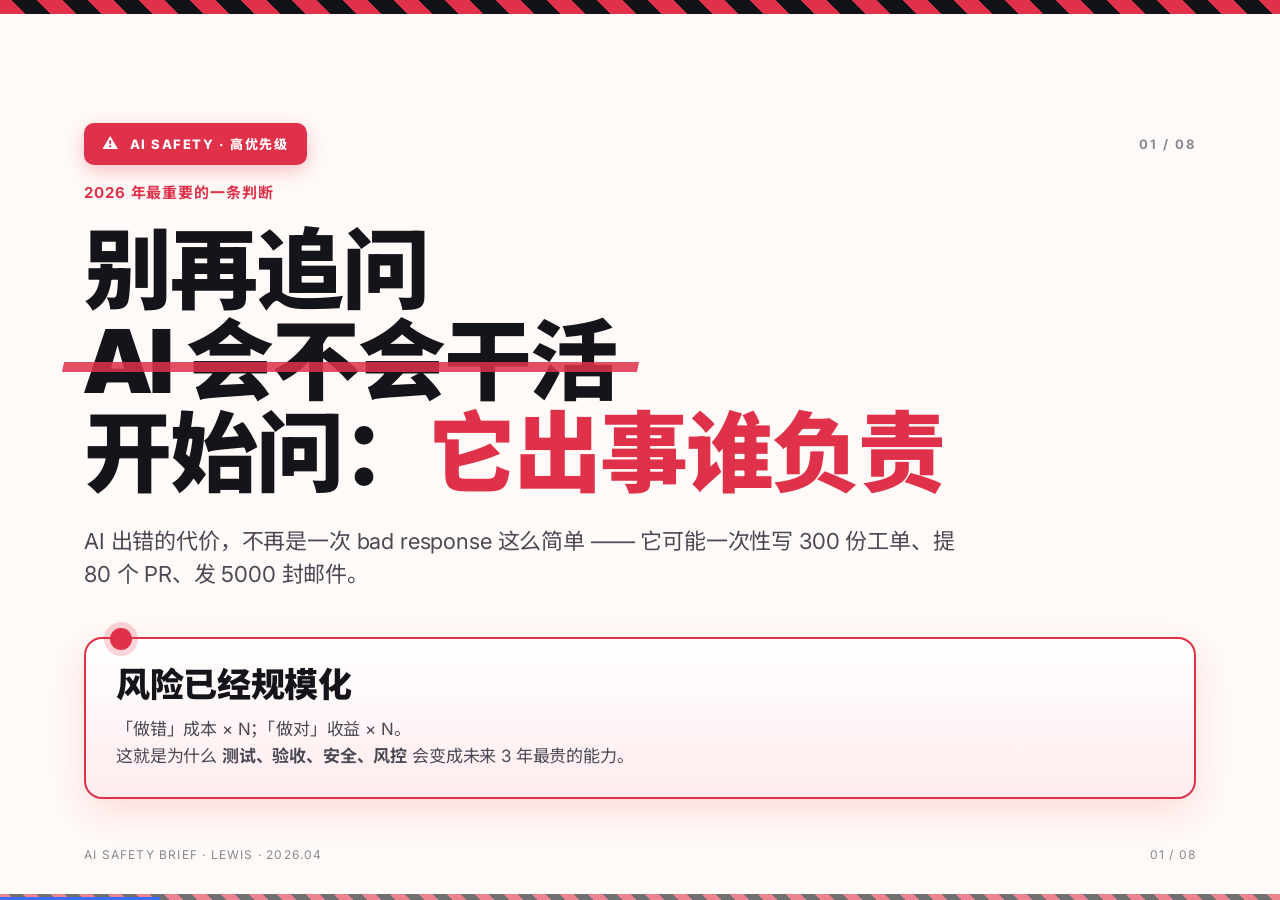
<file: templates/full-decks/testing-safety-alert/index.html>
<!DOCTYPE html>
<html lang="zh-CN">
<head>
<meta charset="UTF-8">
<meta name="viewport" content="width=device-width, initial-scale=1">
<title>Testing Safety Alert</title>
<link rel="stylesheet" href="../../../assets/fonts.css">
<link rel="stylesheet" href="../../../assets/base.css">
<link rel="stylesheet" href="style.css">
</head>
<body class="tpl-testing-safety-alert">
<div class="deck">

  <!-- 1. COVER -->
  <section class="slide is-active">
    <div class="ts-stripe"></div>
    <div class="ts-chrome"><span class="ts-alert-tag">ai safety · 高优先级</span><span class="ts-page">01 / 08</span></div>
    <div class="ts-kicker">2026 年最重要的一条判断</div>
    <h1 class="ts-h1">别再追问<br><span class="strike">AI 会不会干活</span><br>开始问：<span class="red">它出事谁负责</span></h1>
    <p class="ts-sub">AI 出错的代价，不再是一次 bad response 这么简单 —— 它可能一次性写 300 份工单、提 80 个 PR、发 5000 封邮件。</p>
    <div class="ts-alert-box">
      <h3>风险已经规模化</h3>
      <p>「做错」成本 × N；「做对」收益 × N。<br>这就是为什么 <b>测试、验收、安全、风控</b> 会变成未来 3 年最贵的能力。</p>
    </div>
    <div class="ts-stripe-b"></div>
    <div class="ts-footer"><span>AI SAFETY BRIEF · LEWIS · 2026.04</span><span>01 / 08</span></div>
  </section>

  <!-- 2. SECTION -->
  <section class="slide">
    <div class="ts-stripe"></div>
    <div class="ts-chrome"><span class="ts-alert-tag amber">section · risk 分级</span><span class="ts-page">02 / 08</span></div>
    <div style="margin:auto 0">
      <div class="ts-kicker">Chapter One</div>
      <h1 class="ts-h1" style="font-size:130px">先分 <span class="red">等级</span></h1>
      <p class="ts-sub" style="font-size:28px">不是所有 AI 行为都同等危险。<br>先把「可撤销」和「不可撤销」分开，再谈流程。</p>
    </div>
    <div class="ts-stripe-b"></div>
    <div class="ts-footer"><span>section · level taxonomy</span><span>02 / 08</span></div>
  </section>

  <!-- 3. CONTENT risk levels -->
  <section class="slide">
    <div class="ts-stripe"></div>
    <div class="ts-chrome"><span class="ts-alert-tag">风险分级 · 3 levels</span><span class="ts-page">03 / 08</span></div>
    <h2 class="ts-h2">三档风险，三种处理</h2>
    <div class="ts-grid-3">
      <div class="ts-card" style="border-top:4px solid var(--ts-green)"><div class="lbl">L1 · 绿色</div><h4>可撤销</h4><p>写 draft、生成图片、起草文档。<br>错了 Ctrl+Z，零代价。<br><b style="color:var(--ts-green)">策略：放开跑</b></p></div>
      <div class="ts-card" style="border-top:4px solid var(--ts-amber)"><div class="lbl">L2 · 琥珀</div><h4>半可撤销</h4><p>发 draft 邮件、提 PR、改 staging 数据。<br>错了要道歉 / 回滚。<br><b style="color:var(--ts-amber)">策略：人工复核</b></p></div>
      <div class="ts-card" style="border-top:4px solid var(--ts-red)"><div class="lbl">L3 · 红色</div><h4>不可撤销</h4><p>发真实邮件、付款、删库、删 prod 数据。<br>错了就真错了。<br><b style="color:var(--ts-red)">策略：硬卡 + 双人审</b></p></div>
    </div>
    <div class="ts-alert-box amber">
      <h3>绝不要让 agent 自己升级</h3>
      <p>L1 的任务不能自己变成 L2。授权必须是显式的、可撤销的、带过期时间的。</p>
    </div>
    <div class="ts-stripe-b"></div>
    <div class="ts-footer"><span>risk · 3 levels</span><span>03 / 08</span></div>
  </section>

  <!-- 4. CODE -->
  <section class="slide">
    <div class="ts-stripe"></div>
    <div class="ts-chrome"><span class="ts-alert-tag">policy as code</span><span class="ts-page">04 / 08</span></div>
    <div class="ts-kicker">别用文档管规则 · 用代码管规则</div>
    <h2 class="ts-h2">三十行 YAML，<br><span class="ts-highlight-red">红线硬卡</span></h2>
    <pre class="ts-codebox"><span class="cm"># safety-policy.yaml · compiled → runtime guard</span>
<span class="kw">level_1_allow</span>:
  - tools: [<span class="st">write_draft</span>, <span class="st">generate_image</span>, <span class="st">read_docs</span>]

<span class="kw">level_2_require_review</span>:
  - tools: [<span class="st">send_email_draft</span>, <span class="st">open_pr</span>, <span class="st">write_staging_db</span>]
    reviewer: <span class="st">human</span>

<span class="kw">level_3_hard_block</span>:
  - tools: [<span class="st">send_real_email</span>, <span class="st">transfer_money</span>, <span class="st">delete_prod</span>]
    unless: <span class="st">two_human_sign_off AND within_24h</span>

<span class="bad">forbidden_always</span>:
  - <span class="bad">"r&#109; &#45;rf /"</span>
  - <span class="bad">"dr&#111;p table"</span>
  - <span class="bad">"force push &#111;rigin main"</span></pre>
    <div class="ts-stripe-b"></div>
    <div class="ts-footer"><span>policy · yaml-as-guard</span><span>04 / 08</span></div>
  </section>

  <!-- 5. CHART -->
  <section class="slide">
    <div class="ts-stripe"></div>
    <div class="ts-chrome"><span class="ts-alert-tag amber">incident report · q1</span><span class="ts-page">05 / 08</span></div>
    <h2 class="ts-h2">我们 Q1 的 <span class="red">12 起 AI 事故</span></h2>
    <p class="ts-sub">幸好全部捕获在 staging。但每一起都能上生产。</p>
    <svg viewBox="0 0 1040 360" style="width:100%;max-width:1040px;margin-top:18px" xmlns="http://www.w3.org/2000/svg">
      <g font-family="Inter,sans-serif" font-size="14" fill="#4a4955">
        <line x1="70" y1="320" x2="1000" y2="320" stroke="#eaecf3" stroke-width="2"/>
        <!-- month columns: Jan Feb Mar, L1/L2/L3 stacked -->
        <g transform="translate(120,0)">
          <rect x="0" y="220" width="60" height="100" fill="#067647"/>
          <rect x="0" y="160" width="60" height="60" fill="#d97706"/>
          <rect x="0" y="130" width="60" height="30" fill="#e0314a"/>
          <text x="30" y="345" text-anchor="middle" font-weight="700">Jan</text>
          <text x="30" y="120" text-anchor="middle" font-weight="800" fill="#14141a">5</text>
        </g>
        <g transform="translate(320,0)">
          <rect x="0" y="240" width="60" height="80" fill="#067647"/>
          <rect x="0" y="200" width="60" height="40" fill="#d97706"/>
          <rect x="0" y="180" width="60" height="20" fill="#e0314a"/>
          <text x="30" y="345" text-anchor="middle" font-weight="700">Feb</text>
          <text x="30" y="170" text-anchor="middle" font-weight="800" fill="#14141a">3</text>
        </g>
        <g transform="translate(520,0)">
          <rect x="0" y="250" width="60" height="70" fill="#067647"/>
          <rect x="0" y="220" width="60" height="30" fill="#d97706"/>
          <rect x="0" y="210" width="60" height="10" fill="#e0314a"/>
          <text x="30" y="345" text-anchor="middle" font-weight="700">Mar</text>
          <text x="30" y="200" text-anchor="middle" font-weight="800" fill="#14141a">4</text>
        </g>
        <!-- legend -->
        <g transform="translate(720,60)">
          <rect x="0" y="0" width="16" height="16" fill="#e0314a"/><text x="24" y="13" font-weight="700">L3 不可撤销 (3)</text>
          <rect x="0" y="26" width="16" height="16" fill="#d97706"/><text x="24" y="39" font-weight="700">L2 需复核 (4)</text>
          <rect x="0" y="52" width="16" height="16" fill="#067647"/><text x="24" y="65" font-weight="700">L1 可恢复 (5)</text>
          <text x="0" y="100" font-size="13" fill="#8a8892">全部被 safety-policy 在 runtime 拦下，</text>
          <text x="0" y="118" font-size="13" fill="#8a8892">未进 prod。但 3 起 L3 非常惊险。</text>
        </g>
      </g>
    </svg>
    <div class="ts-stripe-b"></div>
    <div class="ts-footer"><span>incident · q1 summary</span><span>05 / 08</span></div>
  </section>

  <!-- 6. CHECKLIST -->
  <section class="slide">
    <div class="ts-stripe"></div>
    <div class="ts-chrome"><span class="ts-alert-tag green">red-team checklist</span><span class="ts-page">06 / 08</span></div>
    <h2 class="ts-h2">上线前 <span class="red">必过 7 道题</span></h2>
    <div class="ts-checklist">
      <div class="ts-check ok"><div class="box">✓</div><div class="txt">它能删除东西吗？有人类 review 吗？能 60 秒内回滚吗？</div></div>
      <div class="ts-check ok"><div class="box">✓</div><div class="txt">它的 prompt 注入能让它越权吗？（跑过红队提示词）</div></div>
      <div class="ts-check"><div class="box">!</div><div class="txt">它处理 PII 吗？日志里是不是也有 PII？</div></div>
      <div class="ts-check ok"><div class="box">✓</div><div class="txt">上下游失败时，它会不会开始乱改其他资源？</div></div>
      <div class="ts-check"><div class="box">!</div><div class="txt">并发 100 个 agent 一起跑会不会死锁？</div></div>
      <div class="ts-check ok"><div class="box">✓</div><div class="txt">错了能不能 <b>立刻</b> 停？（kill switch 能 2 秒内生效吗）</div></div>
      <div class="ts-check"><div class="box">!</div><div class="txt">出事时有没有人值班？值班手册有没有 agent 专属章节？</div></div>
    </div>
    <div class="ts-stripe-b"></div>
    <div class="ts-footer"><span>checklist · pre-launch</span><span>06 / 08</span></div>
  </section>

  <!-- 7. CTA -->
  <section class="slide">
    <div class="ts-stripe"></div>
    <div class="ts-chrome"><span class="ts-alert-tag green">今晚就能动</span><span class="ts-page">07 / 08</span></div>
    <h2 class="ts-h2">今晚先做 <span class="ts-highlight-red">三件事</span></h2>
    <div class="ts-grid-3">
      <div class="ts-card"><div class="lbl">1 · 分级</div><h4>给你的 agent<br>写 L1/L2/L3</h4><p>把所有工具列出来，标上等级。不标的一律按 L3。</p></div>
      <div class="ts-card"><div class="lbl">2 · 写 policy</div><h4>policy.yaml<br>接 runtime</h4><p>不要信 prompt 里的 "be careful"，要信执行层的硬卡。</p></div>
      <div class="ts-card"><div class="lbl">3 · kill switch</div><h4>红按钮<br>能在 2 秒内停</h4><p>CTO / on-call 都得知道怎么按。演练一次。</p></div>
    </div>
    <div class="ts-alert-box green">
      <h3>真正的安全不是 prompt，是流程</h3>
      <p>prompt 会被注入，流程不会。—— 把保护放在不可被说服的一层。</p>
    </div>
    <div class="ts-stripe-b"></div>
    <div class="ts-footer"><span>cta · tonight</span><span>07 / 08</span></div>
  </section>

  <!-- 8. THANKS -->
  <section class="slide">
    <div class="ts-stripe"></div>
    <div class="ts-chrome"><span class="ts-alert-tag amber">please stay safe</span><span class="ts-page">08 / 08</span></div>
    <div style="margin:auto 0">
      <div class="ts-kicker">end of brief</div>
      <h1 class="ts-h1" style="font-size:140px">谢谢 <span class="red">·</span> thanks</h1>
      <p class="ts-sub" style="font-size:24px">policy.yaml 模板、红队 prompt 清单、事故复盘模板 —— 评论区扣「安全」。</p>
    </div>
    <div class="ts-stripe-b"></div>
    <div class="ts-footer"><span>end of brief</span><span>08 / 08</span></div>
  </section>

</div>
<script src="../../../assets/runtime.js"></script>
</body>
</html>
</file>
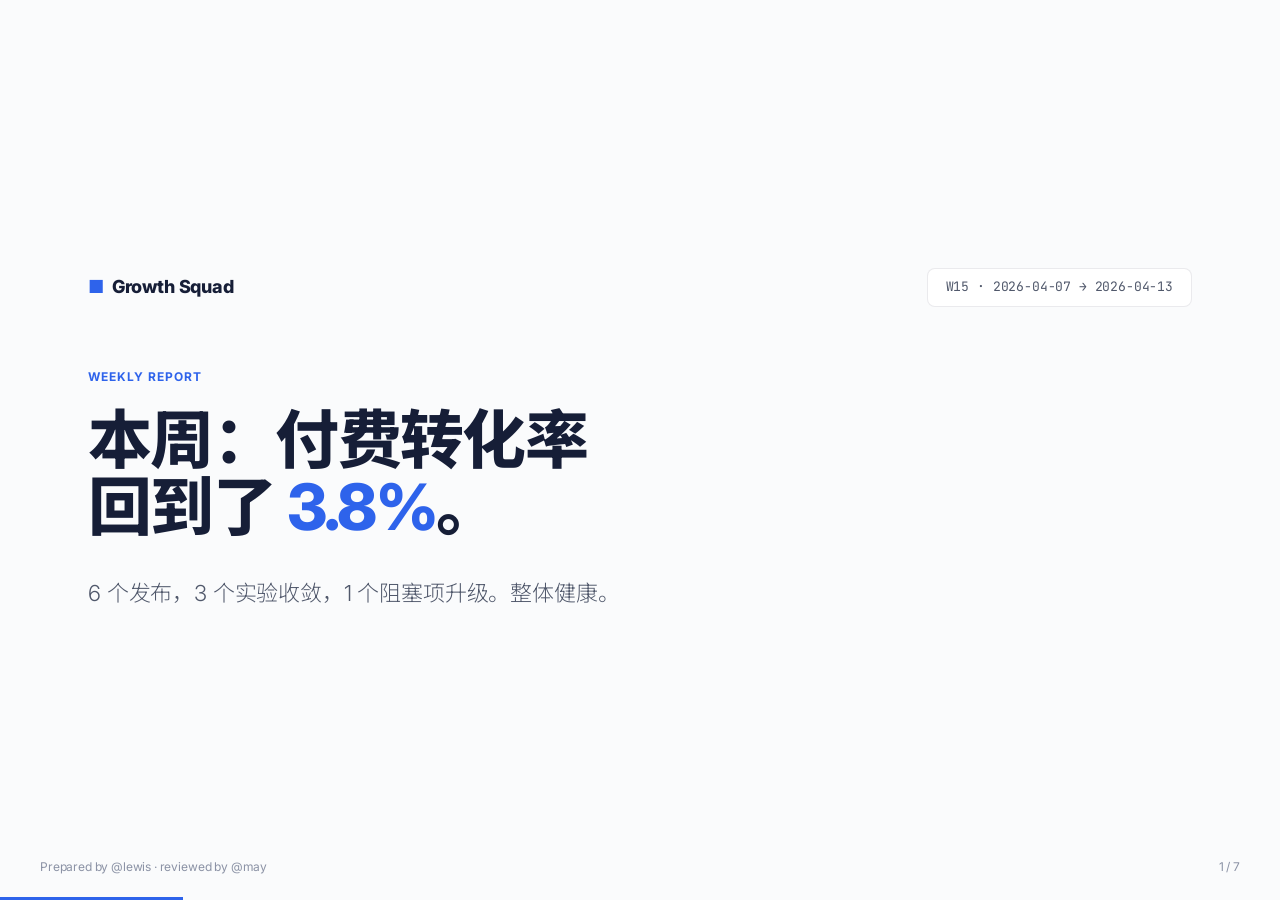
<file: templates/full-decks/weekly-report/index.html>
<!DOCTYPE html>
<html lang="zh-CN">
<head>
<meta charset="utf-8"><meta name="viewport" content="width=device-width,initial-scale=1">
<title>Growth Squad · Weekly W15</title>
<link rel="stylesheet" href="../../../assets/fonts.css">
<link rel="stylesheet" href="../../../assets/base.css">
<link rel="stylesheet" href="../../../assets/animations/animations.css">
<link rel="stylesheet" href="style.css">
</head>
<body class="tpl-weekly-report">
<div class="deck">

  <!-- 1. Cover -->
  <section class="slide" data-title="Cover">
    <div class="cover-head">
      <div class="logo">Growth Squad</div>
      <div class="week-chip">W15 · 2026-04-07 → 2026-04-13</div>
    </div>
    <p class="kicker">WEEKLY REPORT</p>
    <h1 class="h1 mt-s">本周：付费转化率<br>回到了 <span style="color:var(--accent)">3.8%</span>。</h1>
    <p class="lede mt-m">6 个发布，3 个实验收敛，1 个阻塞项升级。整体健康。</p>
    <div class="deck-footer"><span>Prepared by @lewis · reviewed by @may</span><span class="slide-number" data-current="1" data-total="7"></span></div>
  </section>

  <!-- 2. KPI -->
  <section class="slide" data-title="KPIs">
    <p class="kicker">HIGHLIGHTS · KPIs</p>
    <h2 class="h2">本周核心指标</h2>
    <div class="grid g4 mt-l">
      <div class="kpi good"><div class="label">Paid conv.</div><div class="value">3.82%</div><div class="delta up">▲ +0.4 pts WoW</div></div>
      <div class="kpi good"><div class="label">MRR</div><div class="value">$148k</div><div class="delta up">▲ +6.1%</div></div>
      <div class="kpi"><div class="label">Signups</div><div class="value">12,430</div><div class="delta flat">— +0.3%</div></div>
      <div class="kpi bad"><div class="label">D7 retention</div><div class="value">41%</div><div class="delta down">▼ -1.8 pts</div></div>
      <div class="kpi good"><div class="label">NPS</div><div class="value">64</div><div class="delta up">▲ +3</div></div>
      <div class="kpi"><div class="label">Support tickets</div><div class="value">318</div><div class="delta flat">— -12</div></div>
      <div class="kpi warn"><div class="label">p95 latency</div><div class="value">412ms</div><div class="delta down">▼ +38ms</div></div>
      <div class="kpi good"><div class="label">Deploys</div><div class="value">37</div><div class="delta up">▲ +9</div></div>
    </div>
  </section>

  <!-- 3. Shipped -->
  <section class="slide" data-title="Shipped">
    <p class="kicker">SHIPPED THIS WEEK · 6 items</p>
    <h2 class="h2">Shipped</h2>
    <div class="mt-l" style="max-width:980px">
      <div class="ship-item"><span class="tag feat">FEAT</span><div><b>New onboarding checklist v3</b><p class="dim" style="font-size:13px;margin:2px 0 0">4-step checklist replaces the old 7-step modal. A/B won +18% activation.</p></div><span class="owner">@may</span></div>
      <div class="ship-item"><span class="tag feat">FEAT</span><div><b>Stripe Tax auto-filing</b><p class="dim" style="font-size:13px;margin:2px 0 0">Quarterly filings now handled for 12 US states via Stripe Tax API.</p></div><span class="owner">@raj</span></div>
      <div class="ship-item"><span class="tag exp">EXP</span><div><b>Pricing page hero test</b><p class="dim" style="font-size:13px;margin:2px 0 0">"From $29" vs "Free trial" headline. Free-trial wins +22% click-through.</p></div><span class="owner">@lewis</span></div>
      <div class="ship-item"><span class="tag fix">FIX</span><div><b>Edge case in SSO redirect</b><p class="dim" style="font-size:13px;margin:2px 0 0">Google Workspace users with custom domains now land on the correct workspace.</p></div><span class="owner">@eli</span></div>
      <div class="ship-item"><span class="tag infra">INFRA</span><div><b>Postgres 16 upgrade</b><p class="dim" style="font-size:13px;margin:2px 0 0">Zero-downtime migration. Query p50 down 14%, p95 down 9%.</p></div><span class="owner">@raj</span></div>
      <div class="ship-item"><span class="tag feat">FEAT</span><div><b>Referral rewards v1</b><p class="dim" style="font-size:13px;margin:2px 0 0">Both sides get 1 month free. Dashboard + email flow live behind flag.</p></div><span class="owner">@may</span></div>
    </div>
  </section>

  <!-- 4. Metrics chart -->
  <section class="slide" data-title="Metrics">
    <p class="kicker">METRIC DEEP-DIVE</p>
    <h2 class="h2">Paid conversion, last 8 weeks</h2>
    <div class="chart mt-l">
      <div class="row" style="justify-content:space-between"><h4>Paid conv. rate · weekly</h4><span class="pill" style="background:var(--surface-2);color:var(--text-2)">target: 4.0%</span></div>
      <div class="chart-bars">
        <div class="col"><div class="b" data-v="3.1%" style="height:58%"></div><div class="lbl">W08</div></div>
        <div class="col"><div class="b" data-v="3.3%" style="height:64%"></div><div class="lbl">W09</div></div>
        <div class="col"><div class="b" data-v="3.5%" style="height:72%"></div><div class="lbl">W10</div></div>
        <div class="col"><div class="b" data-v="3.6%" style="height:75%"></div><div class="lbl">W11</div></div>
        <div class="col"><div class="b" data-v="3.4%" style="height:68%"></div><div class="lbl">W12</div></div>
        <div class="col"><div class="b" data-v="3.0%" style="height:55%"></div><div class="lbl">W13</div></div>
        <div class="col"><div class="b" data-v="3.4%" style="height:68%"></div><div class="lbl">W14</div></div>
        <div class="col"><div class="b" data-v="3.8%" style="height:88%"></div><div class="lbl">W15</div></div>
      </div>
      <p class="dim mt-m" style="font-size:13px;margin-top:36px">Drop in W13 tracked to a broken Stripe webhook (fixed W14). Rebound in W15 is driven by the new onboarding checklist.</p>
    </div>
  </section>

  <!-- 5. Blockers -->
  <section class="slide" data-title="Blockers">
    <p class="kicker">BLOCKERS · 3 items</p>
    <h2 class="h2">Needs attention</h2>
    <div class="mt-l" style="max-width:900px">
      <div class="blocker">
        <h4>p95 latency regressed to 412ms (+38ms)</h4>
        <p>Traced to the new recommender service under load. Adding caching layer + connection pooling.</p>
        <div class="meta">owner: @raj · ETA: W16 Wed · severity: medium</div>
      </div>
      <div class="blocker">
        <h4>Apple Pay disabled in EU for 3 days</h4>
        <p>Stripe credential rotation wasn't synced to the EU account. Fixed, but cost ~$4.2k in lost checkouts.</p>
        <div class="meta">owner: @eli · severity: high · postmortem in progress</div>
      </div>
      <div class="blocker">
        <h4>D7 retention down 1.8 points</h4>
        <p>Cohort analysis shows it's isolated to the free-trial pricing test. Need to decide: kill test, or push through W16.</p>
        <div class="meta">owner: @lewis · needs decision from @may by Monday</div>
      </div>
    </div>
  </section>

  <!-- 6. Next week -->
  <section class="slide" data-title="Next Week">
    <p class="kicker">NEXT WEEK · W16 plan</p>
    <h2 class="h2">下周重点</h2>
    <div class="mt-l" style="max-width:960px">
      <div class="next-row"><div class="owner">@raj</div><div class="task"><b>Ship recommender cache layer</b><span>blocker · must land Wed</span></div></div>
      <div class="next-row"><div class="owner">@may</div><div class="task"><b>Referral rewards · flag rollout to 100%</b><span>milestone · targets +3% WoW signups</span></div></div>
      <div class="next-row"><div class="owner">@lewis</div><div class="task"><b>Pricing test: decision doc + readout</b><span>deadline Mon noon</span></div></div>
      <div class="next-row"><div class="owner">@eli</div><div class="task"><b>Apple Pay postmortem + runbook update</b><span>include in W16 eng review</span></div></div>
      <div class="next-row"><div class="owner">squad</div><div class="task"><b>Q2 OKR planning offsite</b><span>Thu 2–5pm · async pre-reads Wed</span></div></div>
    </div>
  </section>

  <!-- 7. Thanks -->
  <section class="slide center tc" data-title="Thanks">
    <div>
      <p class="kicker">FIN · week 15</p>
      <h1 class="h1" style="font-size:100px">Thanks, team 🫶</h1>
      <p class="lede" style="margin:16px auto">Solid week. Rebound earned, not luck.</p>
      <div class="row mt-l" style="justify-content:center;gap:16px">
        <span class="week-chip">Next report: Mon W16</span>
        <span class="week-chip">questions → #growth-squad</span>
      </div>
    </div>
  </section>

</div>
<script src="../../../assets/runtime.js"></script>
</body></html>
</file>
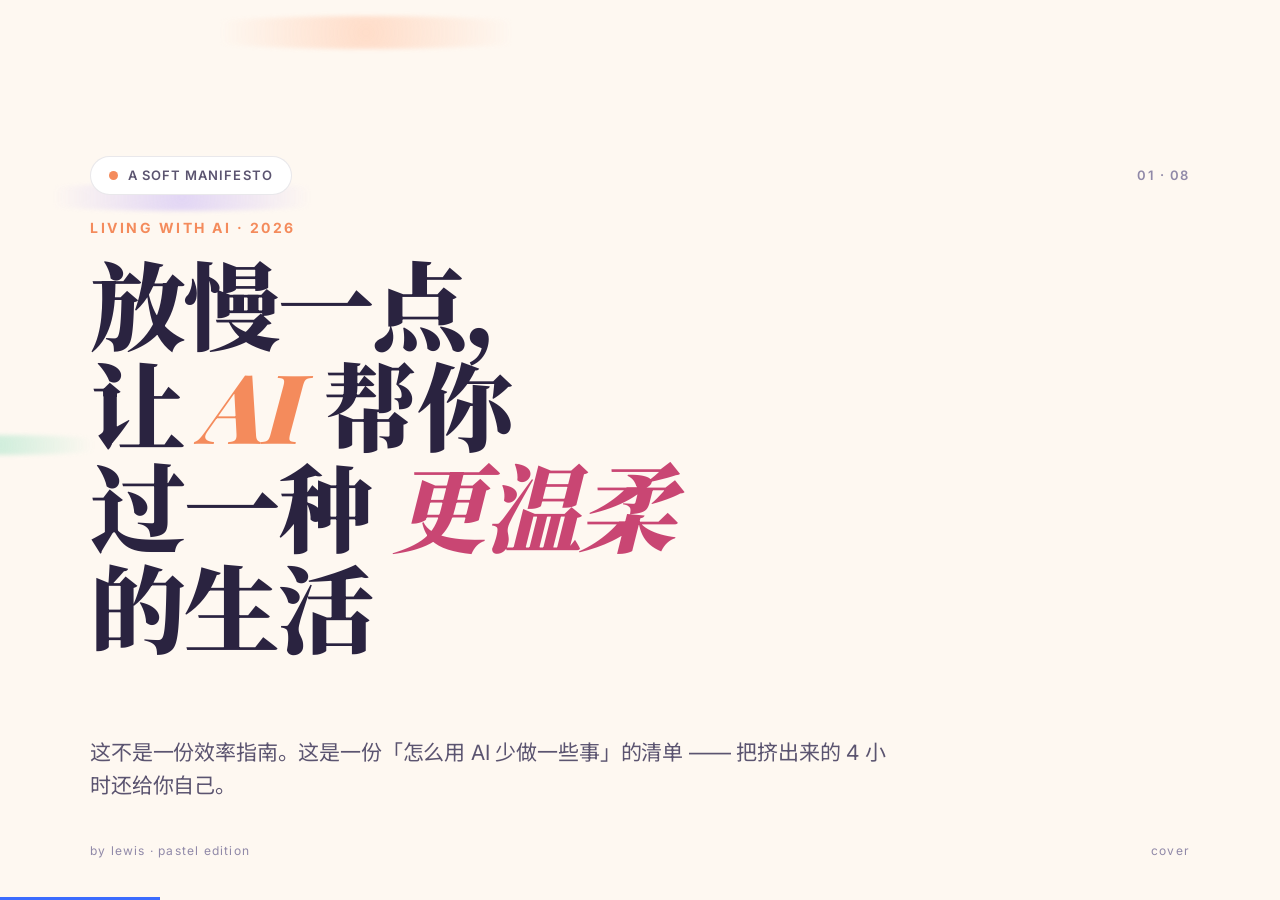
<file: templates/full-decks/xhs-pastel-card/index.html>
<!DOCTYPE html>
<html lang="zh-CN">
<head>
<meta charset="UTF-8">
<meta name="viewport" content="width=device-width, initial-scale=1">
<title>XHS Pastel Card</title>
<link rel="stylesheet" href="../../../assets/fonts.css">
<link rel="stylesheet" href="../../../assets/base.css">
<link rel="stylesheet" href="style.css">
</head>
<body class="tpl-xhs-pastel-card">
<div class="deck">

  <!-- 1. COVER -->
  <section class="slide is-active">
    <div class="xp-blob b1"></div>
    <div class="xp-blob b2"></div>
    <div class="xp-blob b3"></div>
    <div class="xp-topbar"><div class="xp-chip">A soft manifesto</div><div class="xp-page">01 · 08</div></div>
    <div class="xp-kicker">Living With AI · 2026</div>
    <h1 class="xp-h1">放慢一点，<br>让 <em>AI</em> 帮你<br>过一种 <span class="rose">更温柔</span><br>的生活</h1>
    <div class="xp-divider"></div>
    <p class="xp-sub">这不是一份效率指南。这是一份「怎么用 AI 少做一些事」的清单 —— 把挤出来的 4 小时还给你自己。</p>
    <div class="xp-footer"><span>by lewis · pastel edition</span><span>cover</span></div>
  </section>

  <!-- 2. SECTION -->
  <section class="slide">
    <div class="xp-blob b2"></div>
    <div class="xp-blob b3"></div>
    <div class="xp-topbar"><div class="xp-chip mint">Chapter one</div><div class="xp-page">02 · 08</div></div>
    <div style="margin:auto 0">
      <div class="xp-kicker">先问自己</div>
      <h1 class="xp-h1" style="font-size:120px">什么事<br>是你 <span class="mint">其实不想做</span> 的？</h1>
      <p class="xp-sub">不是「不得不做」，是「做的时候灵魂在叹气」。</p>
    </div>
    <div class="xp-footer"><span>section · chapter 1</span><span>02 · 08</span></div>
  </section>

  <!-- 3. CONTENT 2x2 pastel cards -->
  <section class="slide">
    <div class="xp-blob b1"></div>
    <div class="xp-topbar"><div class="xp-chip rose">Four little escapes</div><div class="xp-page">03 · 08</div></div>
    <h2 class="xp-h2">四件可以<br>完全交给 <em>AI</em> 的小事</h2>
    <div class="xp-grid-2">
      <div class="xp-card peach"><div class="xp-num">01</div><h4>回复那种「收到」邮件</h4><p>它们不需要你思考。让 AI 按你的语气自动处理，一周省 40 分钟。</p></div>
      <div class="xp-card mint"><div class="xp-num">02</div><h4>订餐厅、改签、查路线</h4><p>一句话外包出去。你只负责选最后选项，不负责翻十个 app。</p></div>
      <div class="xp-card sky"><div class="xp-num">03</div><h4>把会议录音变成行动项</h4><p>录音 → 摘要 → todo 一键完成。你只需要确认和签字。</p></div>
      <div class="xp-card lilac"><div class="xp-num">04</div><h4>整理上周拍的 300 张照片</h4><p>按事件分类、挑 10 张精选、写图说。整理档案这件事终于被自动化了。</p></div>
    </div>
    <div class="xp-footer"><span>content · 2x2</span><span>03 · 08</span></div>
  </section>

  <!-- 4. QUOTE -->
  <section class="slide">
    <div class="xp-blob b3"></div>
    <div class="xp-blob b2"></div>
    <div class="xp-topbar"><div class="xp-chip lilac">A small pause</div><div class="xp-page">04 · 08</div></div>
    <div class="xp-hero-card">
      <p class="xp-quote">效率工具的终点，不是<em> 做更多</em>，<br>而是 <em>有资格做更少</em>。</p>
      <div class="xp-divider"></div>
      <p class="xp-sub">当你把「收到」邮件、订餐、行程、照片整理都交出去，你才会惊讶地发现 —— 原来一周有 4 个小时是空的。</p>
    </div>
    <div class="xp-footer"><span>quote</span><span>04 · 08</span></div>
  </section>

  <!-- 5. CODE / PROMPT -->
  <section class="slide">
    <div class="xp-blob b1"></div>
    <div class="xp-topbar"><div class="xp-chip">My auto-reply prompt</div><div class="xp-page">05 · 08</div></div>
    <h2 class="xp-h2">把「<em>收到邮件</em>」<br>自动化的 <span class="rose">一段 prompt</span></h2>
    <pre class="xp-codebox"><span class="cm"># auto-reply skill</span>
<span class="kw">when</span> email matches <span class="st">"收到 / 好的 / 确认 / 收到谢谢"</span>:
  reply:
    tone: <span class="st">"温柔，简短，不要太商业"</span>
    max_lines: <span class="hl">2</span>
    sign_with: <span class="st">"— Lewis"</span>

<span class="kw">always_skip</span>:
  - from: [<span class="st">"家人"</span>, <span class="st">"伴侣"</span>, <span class="st">"亲密朋友"</span>]
  - contains: [<span class="st">"紧急"</span>, <span class="st">"合同"</span>, <span class="st">"付款"</span>]

<span class="cm"># 一周省 38 分钟，测过</span></pre>
    <div class="xp-footer"><span>content · prompt</span><span>05 · 08</span></div>
  </section>

  <!-- 6. CHART — time donut -->
  <section class="slide">
    <div class="xp-blob b2"></div>
    <div class="xp-topbar"><div class="xp-chip mint">Your week, rebuilt</div><div class="xp-page">06 · 08</div></div>
    <h2 class="xp-h2">一周 4 小时 <span class="mint">还给自己</span></h2>
    <div style="display:flex;align-items:center;gap:60px;margin-top:30px">
      <svg viewBox="0 0 260 260" style="width:300px;flex-shrink:0">
        <circle cx="130" cy="130" r="100" fill="none" stroke="#fef0e4" stroke-width="40"/>
        <!-- email 12% -->
        <circle cx="130" cy="130" r="100" fill="none" stroke="#f48b5c" stroke-width="40" stroke-dasharray="75 628" stroke-dashoffset="0" transform="rotate(-90 130 130)"/>
        <!-- logistics 18% -->
        <circle cx="130" cy="130" r="100" fill="none" stroke="#2e9d70" stroke-width="40" stroke-dasharray="113 628" stroke-dashoffset="-75" transform="rotate(-90 130 130)"/>
        <!-- meetings 14% -->
        <circle cx="130" cy="130" r="100" fill="none" stroke="#4e7ed6" stroke-width="40" stroke-dasharray="88 628" stroke-dashoffset="-188" transform="rotate(-90 130 130)"/>
        <!-- photos 6% -->
        <circle cx="130" cy="130" r="100" fill="none" stroke="#7b5dc4" stroke-width="40" stroke-dasharray="38 628" stroke-dashoffset="-276" transform="rotate(-90 130 130)"/>
        <text x="130" y="130" text-anchor="middle" font-family="Playfair Display" font-size="44" font-weight="900" fill="#2a2340">4h</text>
        <text x="130" y="156" text-anchor="middle" font-family="Inter" font-size="12" fill="#9089a8">per week saved</text>
      </svg>
      <div style="flex:1">
        <div class="xp-grid-2" style="grid-template-columns:1fr;gap:12px;margin-top:0">
          <div class="xp-card peach" style="padding:14px 20px;display:flex;align-items:center;gap:14px"><div style="width:14px;height:14px;border-radius:50%;background:var(--xp-peach-d)"></div><div><h4 style="margin:0;font-size:17px">48 min · 邮件</h4></div></div>
          <div class="xp-card mint" style="padding:14px 20px;display:flex;align-items:center;gap:14px"><div style="width:14px;height:14px;border-radius:50%;background:var(--xp-mint-d)"></div><div><h4 style="margin:0;font-size:17px">72 min · 订/改/查</h4></div></div>
          <div class="xp-card sky" style="padding:14px 20px;display:flex;align-items:center;gap:14px"><div style="width:14px;height:14px;border-radius:50%;background:var(--xp-sky-d)"></div><div><h4 style="margin:0;font-size:17px">56 min · 会议摘要</h4></div></div>
          <div class="xp-card lilac" style="padding:14px 20px;display:flex;align-items:center;gap:14px"><div style="width:14px;height:14px;border-radius:50%;background:var(--xp-lilac-d)"></div><div><h4 style="margin:0;font-size:17px">24 min · 照片整理</h4></div></div>
        </div>
      </div>
    </div>
    <div class="xp-footer"><span>chart · donut</span><span>06 · 08</span></div>
  </section>

  <!-- 7. CTA -->
  <section class="slide">
    <div class="xp-blob b1"></div>
    <div class="xp-blob b3"></div>
    <div class="xp-topbar"><div class="xp-chip rose">This weekend</div><div class="xp-page">07 · 08</div></div>
    <h2 class="xp-h2">这周末，<br>先给自己 <em>放一个小假</em></h2>
    <div class="xp-grid-3">
      <div class="xp-card lemon"><div class="xp-num">☕</div><h4>Saturday morning</h4><p>挑一个你最烦的小事，写 prompt，让它从此不再烦你。</p></div>
      <div class="xp-card peach"><div class="xp-num">🌸</div><h4>Saturday afternoon</h4><p>去散步。什么都不带。AI 在家帮你看着消息。</p></div>
      <div class="xp-card sky"><div class="xp-num">🌙</div><h4>Sunday night</h4><p>复盘：哪 4 小时是真的空的？下周继续。</p></div>
    </div>
    <div class="xp-footer"><span>cta</span><span>07 · 08</span></div>
  </section>

  <!-- 8. THANKS -->
  <section class="slide">
    <div class="xp-blob b2"></div>
    <div style="margin:auto 0;text-align:center">
      <div class="xp-kicker" style="text-align:center">thanks for reading</div>
      <h1 class="xp-h1" style="font-size:160px;text-align:center">谢谢 <em>·</em> thanks</h1>
      <div class="xp-divider" style="margin:24px auto"></div>
      <p class="xp-sub" style="margin:0 auto">如果你也想过更温柔的一周，评论区跟我说说你打算把哪一件事先交出去 ♡</p>
    </div>
    <div class="xp-footer"><span>end</span><span>08 · 08</span></div>
  </section>

</div>
<script src="../../../assets/runtime.js"></script>
</body>
</html>
</file>
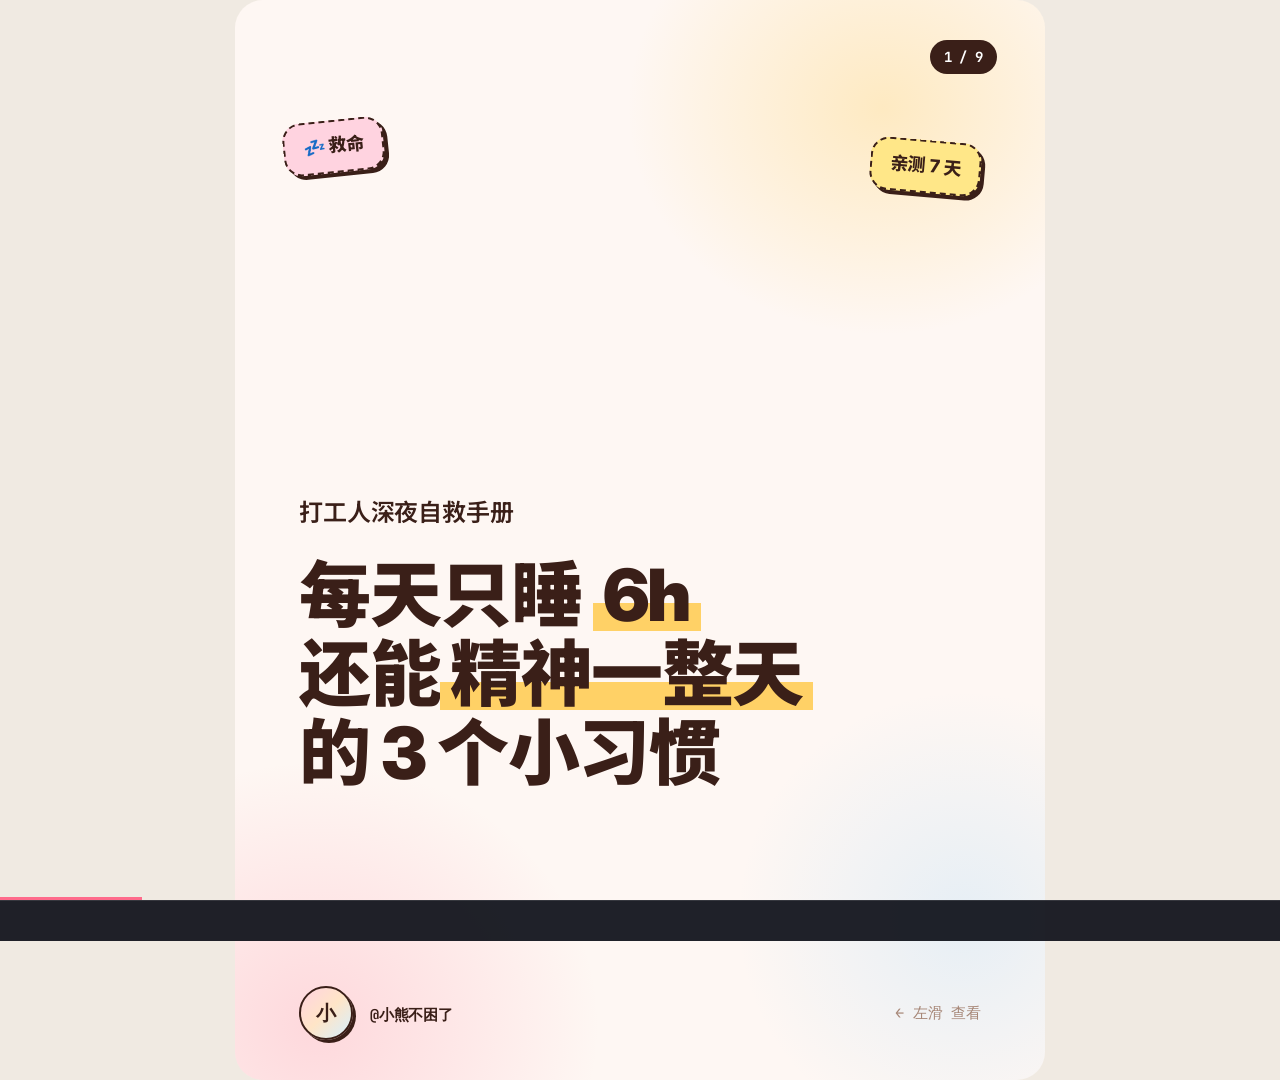
<file: templates/full-decks/xhs-post/index.html>
<!DOCTYPE html>
<html lang="zh-CN">
<head>
<meta charset="utf-8"><meta name="viewport" content="width=device-width,initial-scale=1">
<title>每天只睡 6h 还精神？· 小红书图文</title>
<link rel="stylesheet" href="../../../assets/fonts.css">
<link rel="stylesheet" href="../../../assets/base.css">
<link rel="stylesheet" href="../../../assets/animations/animations.css">
<link rel="stylesheet" href="style.css">
</head>
<body class="tpl-xhs-post">
<div class="deck">

  <!-- 1. Cover -->
  <section class="slide" data-title="Cover">
    <div class="page-dot">1 / 9</div>
    <div class="sticker pink" style="top:120px;left:48px;transform:rotate(-6deg)">💤 救命</div>
    <div class="sticker yellow" style="top:140px;right:64px;transform:rotate(5deg)">亲测 7 天</div>
    <div style="margin-top:200px">
      <p class="lede" style="font-size:24px;color:var(--text-1);font-weight:600">打工人深夜自救手册</p>
      <h1 class="h1 mt-s">每天只睡 <span class="cover-title">6h</span><br>还能<span class="cover-title">精神一整天</span><br>的 3 个小习惯</h1>
    </div>
    <div class="bottom-bar"><div><span class="avatar">小</span> <b style="color:var(--text-1);margin-left:8px">@小熊不困了</b></div><div>← 左滑 查看</div></div>
  </section>

  <!-- 2. Hook -->
  <section class="slide" data-title="Hook">
    <div class="page-dot">2 / 9</div>
    <div class="big-emoji" style="margin-top:80px">👀</div>
    <h2 class="h2 tc mt-l">等等先别划走！</h2>
    <p class="lede tc mt-m" style="padding:0 20px">我也曾是那个<br>早上起来像被卡车撞过的人。<br><br>直到我发现了<br><b style="color:var(--accent)">1 件事</b>比睡够 8 小时还重要。</p>
    <div class="sticker blue" style="bottom:160px;left:50%;transform:translateX(-50%) rotate(-2deg)">真 · 转折点 ↓</div>
  </section>

  <!-- 3. Pain -->
  <section class="slide" data-title="Pain">
    <div class="page-dot">3 / 9</div>
    <p class="lede" style="font-weight:700;color:var(--accent)">❌ 你是不是也这样</p>
    <h2 class="h2 mt-s">越睡越累</h2>
    <div class="stack mt-l">
      <div class="hand-box"><b style="font-size:22px">😵‍💫 周末补觉到中午</b><p class="dim" style="font-size:16px;margin-top:4px">起来头更晕，一整天废掉</p></div>
      <div class="hand-box"><b style="font-size:22px">☕️ 咖啡续三杯</b><p class="dim" style="font-size:16px;margin-top:4px">下午 3 点照样困到扶墙</p></div>
      <div class="hand-box"><b style="font-size:22px">📱 睡前刷到凌晨</b><p class="dim" style="font-size:16px;margin-top:4px">明明很困就是不舍得睡</p></div>
    </div>
  </section>

  <!-- 4. Aha -->
  <section class="slide" data-title="Aha">
    <div class="page-dot">4 / 9</div>
    <div class="sticker green" style="top:100px;right:48px;transform:rotate(4deg)">✨ aha moment</div>
    <p class="lede mt-l" style="color:var(--accent);font-weight:700">💡 真相是</p>
    <h2 class="h2 mt-s">不是睡得少，<br>是<span style="background:var(--accent-3);padding:0 8px">醒得不对</span>。</h2>
    <p class="lede mt-l">身体有 90 分钟一个周期。<br>在"深睡"里被闹钟拽起来，<br>就算睡 9 小时也跟没睡一样。</p>
    <p class="lede mt-m" style="color:var(--text-1);font-weight:700">关键是：<span style="color:var(--accent)">卡着周期醒</span>。</p>
  </section>

  <!-- 5. Step 1 -->
  <section class="slide" data-title="Step 1">
    <div class="page-dot">5 / 9</div>
    <div class="num-circle">1</div>
    <h2 class="h2 mt-m">倒推睡眠时间</h2>
    <div class="hand-box mt-l">
      <p style="font-size:22px;margin:0;color:var(--text-1);font-weight:700">👉 公式</p>
      <p style="font-size:20px;margin:10px 0 0;color:var(--text-2);line-height:1.7">起床时间 − <b style="color:var(--accent)">90min × N</b> − 15min 入睡<br>= 你今晚该上床的点</p>
    </div>
    <div class="hand-box mt-m" style="background:#fff5ef">
      <p style="font-size:18px;margin:0;color:var(--text-2)">举例：要 7 点起</p>
      <p style="font-size:24px;margin:8px 0 0;color:var(--text-1);font-weight:800">→ 23:15 上床 (4 个周期)<br>→ 00:45 上床 (3 个周期)</p>
    </div>
  </section>

  <!-- 6. Step 2 -->
  <section class="slide" data-title="Step 2">
    <div class="page-dot">6 / 9</div>
    <div class="num-circle" style="background:var(--accent-2)">2</div>
    <h2 class="h2 mt-m">早晨 10 分钟光</h2>
    <div class="hand-box mt-l">
      <p style="font-size:22px;margin:0;color:var(--text-1);font-weight:700">☀️ 打开窗帘 / 下楼遛弯</p>
      <p style="font-size:18px;margin:8px 0 0;color:var(--text-2);line-height:1.6">自然光一照，褪黑素立刻被掐停，人就真的醒了。阴天也有效，别偷懒。</p>
    </div>
    <div class="sticker yellow" style="bottom:200px;right:60px;transform:rotate(8deg)">⏰ 比咖啡还猛</div>
    <div class="hand-box mt-m" style="background:#fff5ef">
      <p style="font-size:18px;margin:0;color:var(--text-2)">懒人方案：</p>
      <p style="font-size:22px;margin:6px 0 0;color:var(--text-1);font-weight:700">刷牙的时候站在窗边 🪥</p>
    </div>
  </section>

  <!-- 7. Step 3 -->
  <section class="slide" data-title="Step 3">
    <div class="page-dot">7 / 9</div>
    <div class="num-circle" style="background:var(--accent-3);color:var(--text-1)">3</div>
    <h2 class="h2 mt-m">下午 3 点<br>20 分钟小睡</h2>
    <div class="hand-box mt-l">
      <p style="font-size:20px;margin:0;color:var(--text-2);line-height:1.6"><b style="color:var(--text-1)">⏱️ 最多 20 分钟。</b>超过 30 就会进入深睡，醒来会更累。</p>
    </div>
    <div class="hand-box mt-m" style="background:#fff5ef">
      <p style="font-size:20px;margin:0;color:var(--text-2);line-height:1.6"><b style="color:var(--text-1)">💡 小 tip：</b>睡前喝一口咖啡。20 分钟后咖啡因正好起效，和小睡的清醒 buff 叠加。</p>
    </div>
    <div class="sticker pink" style="bottom:140px;left:50%;transform:translateX(-50%) rotate(-3deg)">打工人作弊技</div>
  </section>

  <!-- 8. Result -->
  <section class="slide" data-title="Result">
    <div class="page-dot">8 / 9</div>
    <p class="lede" style="color:var(--good);font-weight:700">✅ 我坚持 7 天后</p>
    <h2 class="h2 mt-s">结果是……</h2>
    <div class="stack mt-l">
      <div class="hand-box"><b style="font-size:22px">😌 早上闹钟响之前就自然醒</b></div>
      <div class="hand-box"><b style="font-size:22px">💪 下午不再崩溃</b></div>
      <div class="hand-box"><b style="font-size:22px">☕️ 咖啡从 3 杯 → 1 杯</b></div>
      <div class="hand-box" style="background:var(--accent-3);border-color:var(--text-1)"><b style="font-size:24px">✨ 最重要：脾气变好了</b></div>
    </div>
  </section>

  <!-- 9. CTA -->
  <section class="slide" data-title="CTA">
    <div class="page-dot">9 / 9</div>
    <div class="big-emoji" style="margin-top:60px">💌</div>
    <h2 class="h2 tc mt-l">觉得有用的话</h2>
    <h1 class="h1 tc mt-s" style="color:var(--accent)">收藏 + 关注 🧡</h1>
    <p class="lede tc mt-l" style="padding:0 30px">下期讲<br><b style="color:var(--text-1)">「打工人脊椎急救 5 式」</b><br>办公室也能做</p>
    <div class="tag-row" style="justify-content:center;margin-top:36px">
      <span class="ht">#睡眠</span>
      <span class="ht">#打工人日常</span>
      <span class="ht">#自律</span>
      <span class="ht">#健康生活</span>
    </div>
    <div class="bottom-bar"><div><span class="avatar">小</span> <b style="color:var(--text-1);margin-left:8px">@小熊不困了</b></div><div>❤️ 5.2w</div></div>
  </section>

</div>
<script src="../../../assets/runtime.js"></script>
</body></html>
</file>
<file: assets/fonts.css>
/* knight-html-ppt-skill :: shared webfonts */
@import url('https://fonts.googleapis.com/css2?family=Inter:wght@200;300;400;500;600;700;800;900&display=swap');
@import url('https://fonts.googleapis.com/css2?family=Noto+Sans+SC:wght@200;300;400;500;600;700;900&display=swap');
@import url('https://fonts.googleapis.com/css2?family=Noto+Serif+SC:wght@300;400;600;700&display=swap');
@import url('https://fonts.googleapis.com/css2?family=JetBrains+Mono:wght@400;500;700&display=swap');
@import url('https://fonts.googleapis.com/css2?family=Playfair+Display:ital,wght@0,400;0,600;0,800;1,400&display=swap');
@import url('https://fonts.googleapis.com/css2?family=Space+Grotesk:wght@300;400;500;600;700&display=swap');
@import url('https://fonts.googleapis.com/css2?family=IBM+Plex+Mono:wght@300;400;500;700&display=swap');
@import url('https://fonts.googleapis.com/css2?family=Archivo+Black&display=swap');
</file>
<file: assets/base.css>
/* knight-html-ppt-skill :: base.css — reset + shared tokens + layout primitives */
/* Default tokens. Themes in assets/themes/*.css override the :root block. */
:root {
  --bg: #ffffff;
  --bg-soft: #f7f7f8;
  --surface: #ffffff;
  --surface-2: #f2f2f4;
  --border: rgba(0,0,0,.08);
  --border-strong: rgba(0,0,0,.16);
  --text-1: #111216;
  --text-2: #55596a;
  --text-3: #8a8f9e;
  --text-inverse: var(--bg);
  --accent: #3b6cff;
  --accent-2: #7a5cff;
  --accent-3: #ff5c8a;
  --good: #1aaf6c;
  --warn: #f5a524;
  --bad:  #e0445a;
  --grad: linear-gradient(135deg,#3b6cff,#7a5cff 55%,#ff5c8a);
  --grad-soft: linear-gradient(135deg,#eef2ff,#f5ecff 55%,#ffeef5);
  --radius: 18px;
  --radius-sm: 12px;
  --radius-lg: 26px;
  --shadow: 0 10px 30px rgba(18,24,40,.08), 0 2px 6px rgba(18,24,40,.04);
  --shadow-lg: 0 24px 60px rgba(18,24,40,.14), 0 6px 16px rgba(18,24,40,.06);
  --font-sans: 'Inter','Noto Sans SC',-apple-system,BlinkMacSystemFont,Helvetica,Arial,sans-serif;
  --font-serif: 'Playfair Display','Noto Serif SC',Georgia,serif;
  --font-mono: 'JetBrains Mono','IBM Plex Mono',SFMono-Regular,Menlo,monospace;
  --font-display: var(--font-sans);
  --letter-tight: -.03em;
  --letter-normal: -.01em;
  --ease: cubic-bezier(.4,0,.2,1);
}

*,*::before,*::after{box-sizing:border-box}
html,body{margin:0;padding:0;background:var(--bg);color:var(--text-1);
  font-family:var(--font-sans);font-weight:400;line-height:1.6;
  -webkit-font-smoothing:antialiased;-moz-osx-font-smoothing:grayscale;
  letter-spacing:var(--letter-normal)}
img,svg,video{max-width:100%;display:block}
a{color:var(--accent);text-decoration:none}
a:hover{text-decoration:underline}
code,kbd,pre,samp{font-family:var(--font-mono)}

/* ================= SLIDE SYSTEM ================= */
.deck{position:relative;width:100vw;height:100vh;overflow:hidden;background:var(--bg)}
.slide{
  position:absolute;inset:0;
  display:flex;flex-direction:column;justify-content:center;
  padding:72px 96px;
  box-sizing:border-box;
  opacity:0;pointer-events:none;
  transition:opacity .5s var(--ease), transform .5s var(--ease);
  transform:translateX(30px);
  overflow:hidden;
}
.slide.is-active{opacity:1;pointer-events:auto;transform:translateX(0);z-index:2}
.slide.is-prev{transform:translateX(-30px)}

/* single-page standalone (used when a layout file is opened directly) */
body.single .slide{position:relative;width:100vw;height:100vh;opacity:1;transform:none;pointer-events:auto}

/* ================= TYPOGRAPHY ================= */
.eyebrow{font-size:13px;font-weight:500;letter-spacing:.16em;text-transform:uppercase;color:var(--text-3)}
.kicker{font-size:14px;font-weight:600;color:var(--accent);letter-spacing:.08em;text-transform:uppercase}
h1.title,.h1{font-family:var(--font-display);font-size:72px;line-height:1.05;font-weight:800;letter-spacing:var(--letter-tight);margin:0 0 18px;color:var(--text-1)}
h2.title,.h2{font-family:var(--font-display);font-size:54px;line-height:1.1;font-weight:700;letter-spacing:var(--letter-tight);margin:0 0 14px}
h3,.h3{font-size:32px;line-height:1.2;font-weight:600;letter-spacing:var(--letter-normal);margin:0 0 10px}
h4,.h4{font-size:22px;line-height:1.3;font-weight:600;margin:0 0 8px}
.lede{font-size:22px;line-height:1.55;color:var(--text-2);font-weight:300;max-width:62ch}
.dim{color:var(--text-2)}
.dim2{color:var(--text-3)}
.mono{font-family:var(--font-mono)}
.serif{font-family:var(--font-serif)}
.gradient-text{background:var(--grad);-webkit-background-clip:text;background-clip:text;-webkit-text-fill-color:transparent;color:transparent}

/* ================= LAYOUT PRIMITIVES ================= */
.stack>*+*{margin-top:14px}
.row{display:flex;gap:24px;align-items:center}
.row.wrap{flex-wrap:wrap}
.grid{display:grid;gap:24px}
.g2{grid-template-columns:repeat(2,1fr)}
.g3{grid-template-columns:repeat(3,1fr)}
.g4{grid-template-columns:repeat(4,1fr)}
.center{display:flex;align-items:center;justify-content:center;text-align:center}
.fill{flex:1}
.sp-t{padding-top:24px}.sp-b{padding-bottom:24px}
.mt-s{margin-top:8px}.mt-m{margin-top:18px}.mt-l{margin-top:32px}
.mb-s{margin-bottom:8px}.mb-m{margin-bottom:18px}.mb-l{margin-bottom:32px}

/* ================= CARDS ================= */
.card{background:var(--surface);border:1px solid var(--border);border-radius:var(--radius);
  padding:26px 28px;box-shadow:var(--shadow);position:relative;overflow:hidden}
.card-soft{background:var(--surface-2);border:1px solid var(--border)}
.card-outline{background:transparent;border:1.5px solid var(--border-strong);box-shadow:none}
.card-accent{background:var(--surface);border-top:3px solid var(--accent)}
.card-hover{transition:transform .3s var(--ease),box-shadow .3s var(--ease)}
.card-hover:hover{transform:translateY(-4px);box-shadow:var(--shadow-lg)}

.pill{display:inline-block;padding:4px 12px;border-radius:999px;font-size:12px;font-weight:500;
  background:var(--surface-2);color:var(--text-2);border:1px solid var(--border)}
.pill-accent{background:color-mix(in srgb,var(--accent) 12%,transparent);color:var(--accent);border-color:color-mix(in srgb,var(--accent) 28%,transparent)}

/* ================= BARS / DIVIDERS ================= */
.divider{height:1px;background:var(--border);width:100%}
.divider-accent{height:3px;width:72px;background:var(--accent);border-radius:2px}

/* ================= CHROME (header/footer/progress) ================= */
.deck-header{position:absolute;top:24px;left:40px;right:40px;display:flex;align-items:center;justify-content:space-between;
  font-size:12px;color:var(--text-3);letter-spacing:.12em;text-transform:uppercase;z-index:10;pointer-events:none}
.deck-footer{position:absolute;bottom:24px;left:40px;right:40px;display:flex;align-items:center;justify-content:space-between;
  font-size:12px;color:var(--text-3);z-index:10;pointer-events:none}
.slide-number::before{content:attr(data-current)}
.slide-number::after{content:" / " attr(data-total)}
.progress-bar{position:fixed;left:0;right:0;bottom:0;height:3px;background:transparent;z-index:20}
.progress-bar > span{display:block;height:100%;width:0;background:var(--accent);transition:width .3s var(--ease)}

/* ================= PRESENTER / OVERVIEW ================= */
.notes{display:none!important}
.notes-overlay{position:fixed;inset:auto 0 0 0;max-height:42vh;background:rgba(20,22,30,.95);color:#e8ebf4;
  padding:20px 32px;font-size:16px;line-height:1.6;border-top:1px solid rgba(255,255,255,.1);transform:translateY(100%);
  transition:transform .3s var(--ease);z-index:40;overflow:auto;font-family:var(--font-sans)}
.notes-overlay.open{transform:translateY(0)}
.overview{position:fixed;inset:0;background:rgba(10,12,18,.92);backdrop-filter:blur(12px);z-index:50;
  display:none;padding:40px;overflow:auto}
.overview.open{display:grid;grid-template-columns:repeat(4,1fr);gap:20px;align-content:start}
.overview .thumb{background:var(--surface);border:1px solid var(--border);border-radius:12px;
  aspect-ratio:16/9;overflow:hidden;cursor:pointer;position:relative;color:var(--text-1);padding:16px;
  font-size:11px;transition:transform .2s var(--ease)}
.overview .thumb:hover{transform:scale(1.04)}
.overview .thumb .n{position:absolute;top:8px;left:10px;font-weight:700;font-size:14px;color:var(--text-3)}
.overview .thumb .t{position:absolute;bottom:10px;left:14px;right:14px;font-weight:600;color:var(--text-1)}

/* ================= PRESENTER VIEW ================= */
/* Presenter view opens in a separate popup window (S key).
 * All presenter styles are self-contained in the popup HTML generated by runtime.js.
 * The audience window (this file) is NOT affected — it stays as normal deck view.
 * Only the .notes class below is needed to hide speaker notes from audience. */

/* ================= UTILITY ================= */
.hidden{display:none!important}
.nowrap{white-space:nowrap}
.tr{text-align:right}.tc{text-align:center}.tl{text-align:left}
.uppercase{text-transform:uppercase;letter-spacing:.12em}

/* ================= PRINT ================= */
@media print{
  .slide{position:relative;opacity:1!important;transform:none!important;page-break-after:always;height:100vh}
  .deck-header,.deck-footer,.progress-bar,.notes-overlay,.overview{display:none!important}
}
</file>
<file: assets/animations/animations.css>
/* knight-html-ppt-skill :: animations.css
 * Apply by adding class="anim-<name>" or data-anim="<name>".
 * Durations are deliberately snappy; tweak --anim-dur per element.
 */
:root{--anim-dur:.7s;--anim-ease:cubic-bezier(.4,0,.2,1)}

/* ---------- FADE DIRECTIONALS ---------- */
@keyframes kf-fade-up{from{opacity:0;transform:translateY(32px)}to{opacity:1;transform:none}}
@keyframes kf-fade-down{from{opacity:0;transform:translateY(-32px)}to{opacity:1;transform:none}}
@keyframes kf-fade-left{from{opacity:0;transform:translateX(-40px)}to{opacity:1;transform:none}}
@keyframes kf-fade-right{from{opacity:0;transform:translateX(40px)}to{opacity:1;transform:none}}
.anim-fade-up{animation:kf-fade-up var(--anim-dur) var(--anim-ease) both}
.anim-fade-down{animation:kf-fade-down var(--anim-dur) var(--anim-ease) both}
.anim-fade-left{animation:kf-fade-left var(--anim-dur) var(--anim-ease) both}
.anim-fade-right{animation:kf-fade-right var(--anim-dur) var(--anim-ease) both}

/* ---------- RISE / DROP / ZOOM / BLUR / GLITCH ---------- */
@keyframes kf-rise{from{opacity:0;transform:translateY(60px) scale(.97);filter:blur(6px)}to{opacity:1;transform:none;filter:none}}
@keyframes kf-drop{from{opacity:0;transform:translateY(-60px) scale(.97)}to{opacity:1;transform:none}}
@keyframes kf-zoom{0%{opacity:0;transform:scale(.6)}60%{transform:scale(1.04)}100%{opacity:1;transform:scale(1)}}
@keyframes kf-blur{from{opacity:0;filter:blur(18px)}to{opacity:1;filter:none}}
@keyframes kf-glitch{0%{opacity:0;transform:translateX(0);clip-path:inset(0 0 0 0)}
  20%{opacity:1;transform:translateX(-6px);clip-path:inset(20% 0 30% 0)}
  40%{transform:translateX(4px);clip-path:inset(50% 0 10% 0)}
  60%{transform:translateX(-3px);clip-path:inset(10% 0 60% 0)}
  80%{transform:translateX(2px);clip-path:inset(0 0 0 0)}
  100%{opacity:1;transform:none}}
.anim-rise-in{animation:kf-rise .9s var(--anim-ease) both}
.anim-drop-in{animation:kf-drop .8s var(--anim-ease) both}
.anim-zoom-pop{animation:kf-zoom .7s cubic-bezier(.22,1.3,.36,1) both}
.anim-blur-in{animation:kf-blur .8s var(--anim-ease) both}
.anim-glitch-in{animation:kf-glitch .8s steps(5,end) both}

/* ---------- TYPEWRITER ---------- */
.anim-typewriter{display:inline-block;overflow:hidden;white-space:nowrap;border-right:2px solid currentColor;
  width:0;animation:kf-type 2.4s steps(40,end) forwards, kf-caret 1s step-end infinite}
@keyframes kf-type{to{width:100%}}
@keyframes kf-caret{50%{border-color:transparent}}

/* ---------- GLOW / SHIMMER / GRADIENT-FLOW ---------- */
@keyframes kf-neon{0%,100%{text-shadow:0 0 8px var(--accent),0 0 20px var(--accent)}
  50%{text-shadow:0 0 16px var(--accent),0 0 40px var(--accent),0 0 80px var(--accent)}}
.anim-neon-glow{animation:kf-neon 2s ease-in-out infinite}

.anim-shimmer-sweep{position:relative;overflow:hidden}
.anim-shimmer-sweep::after{content:"";position:absolute;inset:0;
  background:linear-gradient(110deg,transparent 40%,rgba(255,255,255,.55) 50%,transparent 60%);
  transform:translateX(-100%);animation:kf-shimmer 2.4s var(--anim-ease) infinite}
@keyframes kf-shimmer{to{transform:translateX(100%)}}

.anim-gradient-flow{background:linear-gradient(90deg,var(--accent),var(--accent-2,var(--accent)),var(--accent-3,var(--accent)),var(--accent));
  background-size:300% 100%;-webkit-background-clip:text;background-clip:text;color:transparent;-webkit-text-fill-color:transparent;
  animation:kf-gradflow 4s linear infinite}
@keyframes kf-gradflow{to{background-position:300% 0}}

/* ---------- STAGGER LIST ---------- */
.anim-stagger-list > *{opacity:0;animation:kf-rise .65s var(--anim-ease) both}
.anim-stagger-list > *:nth-child(1){animation-delay:.05s}
.anim-stagger-list > *:nth-child(2){animation-delay:.15s}
.anim-stagger-list > *:nth-child(3){animation-delay:.25s}
.anim-stagger-list > *:nth-child(4){animation-delay:.35s}
.anim-stagger-list > *:nth-child(5){animation-delay:.45s}
.anim-stagger-list > *:nth-child(6){animation-delay:.55s}
.anim-stagger-list > *:nth-child(7){animation-delay:.65s}
.anim-stagger-list > *:nth-child(8){animation-delay:.75s}
.anim-stagger-list > *:nth-child(n+9){animation-delay:.85s}

/* ---------- COUNTER-UP (JS-driven, marker class only) ---------- */
.counter{font-variant-numeric:tabular-nums}

/* ---------- SVG PATH DRAW ---------- */
.anim-path-draw path,.anim-path-draw line,.anim-path-draw polyline,.anim-path-draw circle,.anim-path-draw rect{
  stroke-dasharray:1000;stroke-dashoffset:1000;animation:kf-draw 2s var(--anim-ease) forwards}
@keyframes kf-draw{to{stroke-dashoffset:0}}

/* ---------- PARALLAX TILT (hover) ---------- */
.anim-parallax-tilt{transform-style:preserve-3d;transition:transform .4s var(--anim-ease)}
.anim-parallax-tilt:hover{transform:perspective(900px) rotateX(6deg) rotateY(-8deg) translateZ(10px)}

/* ---------- CARD FLIP 3D ---------- */
@keyframes kf-flip{from{transform:perspective(1200px) rotateY(-90deg);opacity:0}
  to{transform:perspective(1200px) rotateY(0);opacity:1}}
.anim-card-flip-3d{animation:kf-flip .9s var(--anim-ease) both;transform-style:preserve-3d;backface-visibility:hidden}

/* ---------- CUBE ROTATE 3D ---------- */
@keyframes kf-cube{from{transform:perspective(1200px) rotateX(20deg) rotateY(-90deg) translateZ(-200px);opacity:0}
  to{transform:perspective(1200px) rotateX(0) rotateY(0) translateZ(0);opacity:1}}
.anim-cube-rotate-3d{animation:kf-cube 1s var(--anim-ease) both}

/* ---------- PAGE TURN 3D ---------- */
@keyframes kf-pageturn{from{transform:perspective(1600px) rotateY(-85deg);transform-origin:left center;opacity:0}
  to{transform:perspective(1600px) rotateY(0);opacity:1}}
.anim-page-turn-3d{animation:kf-pageturn 1s var(--anim-ease) both;transform-origin:left center}

/* ---------- PERSPECTIVE ZOOM ---------- */
@keyframes kf-pzoom{from{opacity:0;transform:perspective(1400px) translateZ(-400px) rotateX(12deg)}
  to{opacity:1;transform:none}}
.anim-perspective-zoom{animation:kf-pzoom 1s var(--anim-ease) both}

/* ---------- MARQUEE SCROLL ---------- */
.anim-marquee-scroll{display:flex;gap:48px;white-space:nowrap;animation:kf-marquee 20s linear infinite}
@keyframes kf-marquee{from{transform:translateX(0)}to{transform:translateX(-50%)}}

/* ---------- KEN BURNS ---------- */
@keyframes kf-kenburns{0%{transform:scale(1) translate(0,0)}100%{transform:scale(1.15) translate(-2%,-1%)}}
.anim-kenburns{animation:kf-kenburns 14s ease-in-out infinite alternate}

/* ---------- CONFETTI BURST (pseudo — pure CSS sparkles) ---------- */
.anim-confetti-burst{position:relative}
.anim-confetti-burst::before,.anim-confetti-burst::after{
  content:"";position:absolute;top:50%;left:50%;width:8px;height:8px;border-radius:50%;
  background:var(--accent);box-shadow:
    20px -30px 0 var(--accent-2,var(--accent)),-25px -20px 0 var(--accent-3,var(--accent)),
    30px 20px 0 var(--good,#1aaf6c),-30px 25px 0 var(--warn,#f5a524),
    40px -10px 0 var(--bad,#e0445a),-45px 0 0 var(--accent),
    10px 40px 0 var(--accent-2,var(--accent)),-15px -40px 0 var(--accent-3,var(--accent));
  opacity:0;animation:kf-confetti 1.2s var(--anim-ease) forwards}
.anim-confetti-burst::after{animation-delay:.15s;transform:rotate(45deg)}
@keyframes kf-confetti{0%{opacity:0;transform:scale(.2)}30%{opacity:1}100%{opacity:0;transform:scale(2.2)}}

/* ---------- SPOTLIGHT ---------- */
@keyframes kf-spot{0%{clip-path:circle(0% at 50% 50%)}100%{clip-path:circle(140% at 50% 50%)}}
.anim-spotlight{animation:kf-spot 1.1s var(--anim-ease) both}

/* ---------- MORPH SHAPE (SVG) ---------- */
.anim-morph-shape path{animation:kf-morph 6s ease-in-out infinite alternate}
@keyframes kf-morph{0%{d:path("M60,120 Q120,20 180,120 T300,120")}
  100%{d:path("M60,120 Q120,220 180,120 T300,120")}}

/* ---------- RIPPLE REVEAL ---------- */
@keyframes kf-ripple{0%{clip-path:circle(0% at 20% 80%);opacity:.4}
  100%{clip-path:circle(160% at 20% 80%);opacity:1}}
.anim-ripple-reveal{animation:kf-ripple 1.2s var(--anim-ease) both}

/* reduced motion */
@media (prefers-reduced-motion: reduce){
  [class*="anim-"]{animation:none!important;transition:none!important}
}
</file>
<file: templates/full-decks/course-module/style.css>
/* course-module — academic but friendly */
.tpl-course-module{
  --bg:#fbfaf6;--bg-soft:#f4f1e8;--surface:#ffffff;--surface-2:#f6f3ea;
  --border:rgba(60,45,20,.12);--border-strong:rgba(60,45,20,.24);
  --text-1:#2a2418;--text-2:#5a5140;--text-3:#8a7f68;
  --accent:#2d7d6e;--accent-2:#d88a3a;--accent-3:#c4593f;
  --grad:linear-gradient(135deg,#2d7d6e,#4ea893);
  --radius:14px;--radius-lg:20px;
  --shadow:0 12px 30px rgba(60,45,20,.07);
  font-family:'Inter','Noto Sans SC',sans-serif;
}
.tpl-course-module .slide{padding:64px 80px;background:var(--bg);display:grid;grid-template-columns:260px 1fr;gap:56px;align-content:start}
.tpl-course-module .slide.full{grid-template-columns:1fr;display:flex;flex-direction:column;justify-content:center}
.tpl-course-module .sidebar{border-right:1px solid var(--border);padding-right:32px;position:relative}
.tpl-course-module .sidebar .brand{font-family:'Playfair Display',serif;font-size:22px;font-weight:700;color:var(--accent)}
.tpl-course-module .sidebar .brand::before{content:"✦ ";color:var(--accent-2)}
.tpl-course-module .sidebar h5{font-size:11px;font-weight:700;text-transform:uppercase;letter-spacing:.12em;color:var(--text-3);margin:32px 0 12px}
.tpl-course-module .obj-list{list-style:none;padding:0;margin:0;font-size:13px;color:var(--text-2);line-height:1.5}
.tpl-course-module .obj-list li{padding:8px 0 8px 22px;position:relative;border-bottom:1px dashed var(--border)}
.tpl-course-module .obj-list li::before{content:"○";position:absolute;left:0;top:8px;color:var(--accent)}
.tpl-course-module .obj-list li.done::before{content:"●";color:var(--accent)}
.tpl-course-module .obj-list li.current{color:var(--text-1);font-weight:700}
.tpl-course-module .obj-list li.current::before{content:"▸";color:var(--accent-2)}
.tpl-course-module .main{min-width:0}
.tpl-course-module .h1{font-family:'Playfair Display',serif;font-size:72px;line-height:1.02;font-weight:800;letter-spacing:-.02em;color:var(--text-1)}
.tpl-course-module .h2{font-family:'Playfair Display',serif;font-size:48px;line-height:1.1;font-weight:700;letter-spacing:-.015em;color:var(--text-1)}
.tpl-course-module h3,.tpl-course-module h4{color:var(--text-1)}
.tpl-course-module .kicker{color:var(--accent-2);font-size:12px;font-weight:700;letter-spacing:.14em}
.tpl-course-module .lede{font-size:20px;color:var(--text-2);line-height:1.7}
.tpl-course-module .callout{border-left:4px solid var(--accent-2);background:var(--surface-2);padding:20px 24px;border-radius:0 var(--radius) var(--radius) 0;margin-top:24px}
.tpl-course-module .callout b{color:var(--accent-2)}
.tpl-course-module .concept-box{background:var(--surface);border:1px solid var(--border);border-radius:var(--radius);padding:24px 26px;box-shadow:var(--shadow)}
.tpl-course-module .concept-box h4{margin-top:0;color:var(--accent)}
.tpl-course-module .exercise{background:#fff8ed;border:1.5px dashed var(--accent-2);border-radius:var(--radius);padding:24px 28px}
.tpl-course-module .exercise::before{content:"✎ Exercise";display:block;font-size:12px;font-weight:700;letter-spacing:.12em;color:var(--accent-2);margin-bottom:10px;text-transform:uppercase}
.tpl-course-module .code{background:#2a2418;color:#f4f1e8;border-radius:var(--radius);padding:20px 24px;font-family:'JetBrains Mono',monospace;font-size:14px;line-height:1.7;overflow:auto}
.tpl-course-module .code .cmt{color:#8a7f68;font-style:italic}
.tpl-course-module .code .kw{color:#e8a770}
.tpl-course-module .code .str{color:#8ec6b2}
.tpl-course-module .mcq{background:var(--surface);border:1px solid var(--border);border-radius:var(--radius);padding:18px 22px;margin-bottom:10px;display:flex;gap:14px;align-items:flex-start;cursor:pointer}
.tpl-course-module .mcq .letter{flex:none;width:28px;height:28px;border-radius:50%;border:2px solid var(--text-3);display:flex;align-items:center;justify-content:center;font-weight:700;font-size:13px;color:var(--text-2)}
.tpl-course-module .mcq.correct{border-color:var(--accent);background:rgba(45,125,110,.06)}
.tpl-course-module .mcq.correct .letter{border-color:var(--accent);background:var(--accent);color:#fff}
.tpl-course-module .pill-academic{display:inline-block;padding:4px 12px;border-radius:4px;background:var(--surface-2);border:1px solid var(--border);font-size:12px;color:var(--text-2);font-family:'JetBrains Mono',monospace}
.tpl-course-module .slide.full .h1{font-size:88px}
.tpl-course-module .deck-footer{color:var(--text-3)}
</file>
<file: templates/full-decks/dir-key-nav-minimal/style.css>
/* dir-key-nav-minimal — 方向键极简 · 8 种 mono-background 切换 */
.tpl-dir-key-nav-minimal{
  --dk-font:'Inter','Noto Sans SC','PingFang SC',-apple-system,sans-serif;
  --dk-mono:'JetBrains Mono',monospace;
  background:#000;
  color:#fff;
  font-family:var(--dk-font);
}
.tpl-dir-key-nav-minimal .slide{padding:80px 104px;overflow:hidden;position:absolute;inset:0}
/* 8 background themes */
.tpl-dir-key-nav-minimal .t-indigo{background:linear-gradient(135deg,#0f172a 0%,#1e1b4b 100%);color:#fff}
.tpl-dir-key-nav-minimal .t-cream{background:#F5F0E8;color:#1a1a1a}
.tpl-dir-key-nav-minimal .t-crimson{background:linear-gradient(135deg,#7f1d1d 0%,#991b1b 100%);color:#fff}
.tpl-dir-key-nav-minimal .t-emerald{background:linear-gradient(135deg,#052e16 0%,#064e3b 100%);color:#ecfdf5}
.tpl-dir-key-nav-minimal .t-slate{background:linear-gradient(135deg,#0f1923 0%,#1a2942 100%);color:#e6edf3}
.tpl-dir-key-nav-minimal .t-violet{background:linear-gradient(135deg,#1e0a2e 0%,#2e1065 100%);color:#f5f3ff}
.tpl-dir-key-nav-minimal .t-white{background:#ffffff;color:#111216}
.tpl-dir-key-nav-minimal .t-charcoal{background:linear-gradient(135deg,#111827 0%,#1f2937 100%);color:#f3f4f6}

.tpl-dir-key-nav-minimal .dk-snum{position:absolute;top:30px;right:48px;font-size:11px;font-weight:700;letter-spacing:3px;text-transform:uppercase;font-family:var(--dk-mono)}
.tpl-dir-key-nav-minimal .t-cream .dk-snum,
.tpl-dir-key-nav-minimal .t-white .dk-snum{color:#999}
.tpl-dir-key-nav-minimal .t-indigo .dk-snum,
.tpl-dir-key-nav-minimal .t-crimson .dk-snum,
.tpl-dir-key-nav-minimal .t-emerald .dk-snum,
.tpl-dir-key-nav-minimal .t-slate .dk-snum,
.tpl-dir-key-nav-minimal .t-violet .dk-snum,
.tpl-dir-key-nav-minimal .t-charcoal .dk-snum{color:rgba(255,255,255,.38)}

.tpl-dir-key-nav-minimal .dk-eyebrow{font-size:12px;font-weight:700;letter-spacing:3.5px;text-transform:uppercase;opacity:.55;margin-bottom:22px;display:flex;align-items:center;gap:14px}
.tpl-dir-key-nav-minimal .dk-eyebrow::after{content:'';flex:1;max-width:120px;height:1px;background:currentColor;opacity:.3}
.tpl-dir-key-nav-minimal .dk-h0{font-size:160px;font-weight:900;line-height:.9;letter-spacing:-5px;margin:0 0 20px}
.tpl-dir-key-nav-minimal .dk-h1{font-size:100px;font-weight:900;line-height:.98;letter-spacing:-3px;margin:0 0 18px}
.tpl-dir-key-nav-minimal .dk-h2{font-size:72px;font-weight:800;line-height:1.05;letter-spacing:-2px;margin:0 0 16px}
.tpl-dir-key-nav-minimal .dk-lede{font-size:26px;line-height:1.45;opacity:.72;max-width:900px;font-weight:300}
.tpl-dir-key-nav-minimal .dk-lede strong{font-weight:700;opacity:1}
.tpl-dir-key-nav-minimal .dk-big{font-family:var(--dk-mono);font-size:240px;font-weight:800;line-height:.9;letter-spacing:-10px}

.tpl-dir-key-nav-minimal .dk-line{display:block;width:90px;height:4px;background:currentColor;margin:30px 0;opacity:.85}
.tpl-dir-key-nav-minimal .t-indigo .dk-accent{color:#a5b4fc}
.tpl-dir-key-nav-minimal .t-cream .dk-accent{color:#B5392A}
.tpl-dir-key-nav-minimal .t-crimson .dk-accent{color:#fecaca}
.tpl-dir-key-nav-minimal .t-emerald .dk-accent{color:#6ee7b7}
.tpl-dir-key-nav-minimal .t-slate .dk-accent{color:#7dd3fc}
.tpl-dir-key-nav-minimal .t-violet .dk-accent{color:#c4b5fd}
.tpl-dir-key-nav-minimal .t-white .dk-accent{color:#6366f1}
.tpl-dir-key-nav-minimal .t-charcoal .dk-accent{color:#fbbf24}

.tpl-dir-key-nav-minimal .dk-list{list-style:none;padding:0;margin:28px 0 0;font-family:var(--dk-mono);font-size:22px;line-height:2}
.tpl-dir-key-nav-minimal .dk-list li{padding-left:30px;position:relative;font-weight:400;opacity:.85}
.tpl-dir-key-nav-minimal .dk-list li::before{content:'→';position:absolute;left:0;opacity:.5}
.tpl-dir-key-nav-minimal .dk-grid-2{display:grid;grid-template-columns:1fr 1fr;gap:56px;margin-top:36px}
.tpl-dir-key-nav-minimal .dk-col h3{font-size:28px;font-weight:700;margin-bottom:10px}
.tpl-dir-key-nav-minimal .dk-col p{font-size:19px;line-height:1.55;opacity:.72;font-weight:300}
.tpl-dir-key-nav-minimal .dk-code{font-family:var(--dk-mono);font-size:16px;line-height:1.9;background:rgba(255,255,255,.06);border:1px solid rgba(255,255,255,.12);border-radius:10px;padding:24px 28px;margin-top:24px;white-space:pre}
.tpl-dir-key-nav-minimal .t-cream .dk-code,
.tpl-dir-key-nav-minimal .t-white .dk-code{background:rgba(0,0,0,.05);border-color:rgba(0,0,0,.1)}
.tpl-dir-key-nav-minimal .dk-keyhint{position:absolute;bottom:34px;left:104px;font-family:var(--dk-mono);font-size:12px;letter-spacing:2px;text-transform:uppercase;opacity:.45}
.tpl-dir-key-nav-minimal .dk-keyhint kbd{display:inline-block;padding:2px 10px;margin:0 3px;border:1px solid currentColor;border-radius:4px;font-size:12px}
.tpl-dir-key-nav-minimal .dk-page{position:absolute;bottom:34px;right:48px;font-family:var(--dk-mono);font-size:12px;letter-spacing:2px;opacity:.45}
</file>
<file: templates/full-decks/graphify-dark-graph/style.css>
/* graphify-dark-graph — 暗底玻璃 + 力导向知识图谱 */
.tpl-graphify-dark-graph{
  --gd-bg:#06060c;
  --gd-bg2:#0e1020;
  --gd-text:#f0ece4;
  --gd-text2:#b0a99e;
  --gd-text3:#7a746c;
  --gd-warm:#e8a87c;
  --gd-blue:#7eb8da;
  --gd-green:#7ed3a4;
  --gd-rose:#d4a0b9;
  --gd-purple:#b8a4d6;
  --gd-danger:#e07070;
  background:var(--gd-bg);
  color:var(--gd-text);
  font-family:'Inter','Noto Sans SC',-apple-system,sans-serif;
  letter-spacing:-.01em;
}
.tpl-graphify-dark-graph .slide{background:linear-gradient(160deg,#08080f,#0e1020 50%,#08080f);color:var(--gd-text);padding:64px 88px;overflow:hidden}
.tpl-graphify-dark-graph .gd-ambient{position:absolute;inset:0;pointer-events:none;z-index:0;overflow:hidden}
.tpl-graphify-dark-graph .gd-orb{position:absolute;border-radius:50%;filter:blur(110px);opacity:.35;animation:gdDrift 22s ease-in-out infinite alternate}
.tpl-graphify-dark-graph .gd-orb-1{width:520px;height:520px;background:radial-gradient(circle,rgba(126,184,218,.55),transparent 70%);top:-12%;left:-6%}
.tpl-graphify-dark-graph .gd-orb-2{width:460px;height:460px;background:radial-gradient(circle,rgba(232,168,124,.45),transparent 70%);top:55%;right:-8%;animation-delay:-6s}
.tpl-graphify-dark-graph .gd-orb-3{width:420px;height:420px;background:radial-gradient(circle,rgba(184,164,214,.4),transparent 70%);bottom:-8%;left:30%;animation-delay:-11s}
@keyframes gdDrift{0%{transform:translate(0,0) scale(1)}100%{transform:translate(25px,-20px) scale(1.08)}}
.tpl-graphify-dark-graph .slide > *{position:relative;z-index:2}
.tpl-graphify-dark-graph .gd-snum{position:absolute;top:28px;right:40px;font-size:12px;letter-spacing:.25em;color:var(--gd-text3);z-index:3}
.tpl-graphify-dark-graph .gd-eyebrow{font-size:13px;letter-spacing:.2em;text-transform:uppercase;color:var(--gd-text3);font-weight:500}
.tpl-graphify-dark-graph .gd-h1{font-size:74px;font-weight:800;line-height:1.08;letter-spacing:-.02em;margin:16px 0 10px;color:var(--gd-text)}
.tpl-graphify-dark-graph .gd-h2{font-size:52px;font-weight:700;line-height:1.12;margin:0 0 14px}
.tpl-graphify-dark-graph .gd-lede{font-size:22px;line-height:1.65;font-weight:300;color:var(--gd-text2);max-width:850px}
.tpl-graphify-dark-graph .gd-rainbow{background:linear-gradient(90deg,#ff0080,#ff4d00,#ff9900,#ffe600,#00c853,#0091ea,#6200ea,#ff0080);background-size:200% auto;-webkit-background-clip:text;-webkit-text-fill-color:transparent;animation:gdRainbow 4s linear infinite}
@keyframes gdRainbow{0%{background-position:0% center}100%{background-position:200% center}}
.tpl-graphify-dark-graph .gd-grad{background:linear-gradient(135deg,var(--gd-warm),var(--gd-rose),var(--gd-purple));-webkit-background-clip:text;-webkit-text-fill-color:transparent}
.tpl-graphify-dark-graph .gd-accent{color:var(--gd-warm);font-weight:500}
.tpl-graphify-dark-graph .gd-green{color:var(--gd-green)}
.tpl-graphify-dark-graph .gd-blue{color:var(--gd-blue)}
.tpl-graphify-dark-graph .gd-dim{color:var(--gd-text2)}
.tpl-graphify-dark-graph .gd-mono{font-family:'JetBrains Mono',monospace}
.tpl-graphify-dark-graph .gd-glass{position:relative;overflow:hidden;border-radius:20px;padding:22px 26px;background:rgba(255,255,255,.03);border:1px solid rgba(255,255,255,.1);backdrop-filter:blur(20px) saturate(160%);box-shadow:0 8px 32px rgba(0,0,0,.3),inset 0 1px 0 rgba(255,255,255,.08)}
.tpl-graphify-dark-graph .gd-glass::before{content:'';position:absolute;top:0;left:0;right:0;height:50%;background:linear-gradient(180deg,rgba(255,255,255,.05),transparent);pointer-events:none}
.tpl-graphify-dark-graph .gd-glass-warm{background:rgba(232,168,124,.06);border-color:rgba(232,168,124,.2)}
.tpl-graphify-dark-graph .gd-glass-green{background:rgba(126,211,164,.06);border-color:rgba(126,211,164,.2)}
.tpl-graphify-dark-graph .gd-glass-blue{background:rgba(126,184,218,.06);border-color:rgba(126,184,218,.2)}
.tpl-graphify-dark-graph .gd-grid-3{display:grid;grid-template-columns:repeat(3,1fr);gap:16px;margin-top:24px}
.tpl-graphify-dark-graph .gd-grid-4{display:grid;grid-template-columns:repeat(4,1fr);gap:14px;margin-top:24px}
.tpl-graphify-dark-graph .gd-tag{display:inline-block;border-radius:999px;padding:5px 14px;font-size:12px;font-weight:500;margin:2px 4px 2px 0;background:rgba(255,255,255,.04);border:1px solid rgba(255,255,255,.1);color:var(--gd-text2)}
.tpl-graphify-dark-graph .gd-cmd{font-family:'JetBrains Mono',monospace;font-size:32px;font-weight:700;color:var(--gd-green);text-shadow:0 0 30px rgba(126,211,164,.45),0 0 60px rgba(126,211,164,.15);letter-spacing:-.01em}
.tpl-graphify-dark-graph .gd-big{font-size:120px;font-weight:900;letter-spacing:-.04em;line-height:1}
.tpl-graphify-dark-graph .gd-codebox{background:rgba(0,0,0,.55);border:1px solid rgba(255,255,255,.08);border-radius:14px;padding:22px 26px;font-family:'JetBrains Mono',monospace;font-size:14px;line-height:1.8;color:#d8d4c8}
.tpl-graphify-dark-graph .gd-codebox .cm{color:#6b6a62}
.tpl-graphify-dark-graph .gd-codebox .kw{color:var(--gd-warm)}
.tpl-graphify-dark-graph .gd-codebox .st{color:var(--gd-green)}
.tpl-graphify-dark-graph .gd-codebox .fn{color:var(--gd-blue)}
</file>
<file: templates/full-decks/hermes-cyber-terminal/style.css>
/* hermes-cyber-terminal — 暗终端 + 霓虹绿青 + 扫描线 */
.tpl-hermes-cyber-terminal{
  --hc-bg:#0a0c10;
  --hc-bg2:#15151b;
  --hc-surface:#12141a;
  --hc-border:rgba(126,211,164,.18);
  --hc-ink:#e4e2d8;
  --hc-ink2:#8a8892;
  --hc-green:#7ed3a4;
  --hc-cyan:#64dfdf;
  --hc-amber:#e9c58a;
  --hc-rose:#d4a0b9;
  --hc-red:#ff6b6b;
  background:var(--hc-bg);
  color:var(--hc-ink);
  font-family:'JetBrains Mono','SF Mono','Inter','Noto Sans SC',monospace;
}
.tpl-hermes-cyber-terminal .slide{background:var(--hc-bg);color:var(--hc-ink);padding:60px 84px;overflow:hidden}
.tpl-hermes-cyber-terminal .hc-scanlines{position:absolute;inset:0;pointer-events:none;z-index:3;background:repeating-linear-gradient(180deg,transparent 0,transparent 3px,rgba(126,211,164,.025) 3px,rgba(126,211,164,.025) 4px);mix-blend-mode:screen}
.tpl-hermes-cyber-terminal .hc-grid{position:absolute;inset:0;pointer-events:none;opacity:.35;background-image:linear-gradient(rgba(126,211,164,.08) 1px,transparent 1px),linear-gradient(90deg,rgba(126,211,164,.08) 1px,transparent 1px);background-size:56px 56px;mask-image:radial-gradient(ellipse at 50% 50%,black 30%,transparent 80%)}
.tpl-hermes-cyber-terminal .hc-vignette{position:absolute;inset:0;pointer-events:none;background:radial-gradient(ellipse at 50% 50%,transparent 50%,rgba(0,0,0,.6) 100%)}
.tpl-hermes-cyber-terminal .slide > *{position:relative;z-index:2}
.tpl-hermes-cyber-terminal .hc-chrome{display:flex;align-items:center;justify-content:space-between;margin-bottom:18px;font-size:11px;color:var(--hc-ink2);letter-spacing:.18em;text-transform:uppercase}
.tpl-hermes-cyber-terminal .hc-chrome .dots{display:flex;gap:8px}
.tpl-hermes-cyber-terminal .hc-chrome .dots span{width:11px;height:11px;border-radius:50%;background:#2a2d33}
.tpl-hermes-cyber-terminal .hc-chrome .dots span:nth-child(1){background:#ff5f57}
.tpl-hermes-cyber-terminal .hc-chrome .dots span:nth-child(2){background:#febc2e}
.tpl-hermes-cyber-terminal .hc-chrome .dots span:nth-child(3){background:var(--hc-green)}
.tpl-hermes-cyber-terminal .hc-prompt{color:var(--hc-green);font-weight:500}
.tpl-hermes-cyber-terminal .hc-prompt::before{content:'$ ';color:var(--hc-cyan)}
.tpl-hermes-cyber-terminal .hc-h1{font-family:'JetBrains Mono',monospace;font-size:72px;font-weight:700;line-height:1.05;letter-spacing:-.02em;color:var(--hc-green);text-shadow:0 0 30px rgba(126,211,164,.35),0 0 60px rgba(126,211,164,.1);margin:14px 0 12px}
.tpl-hermes-cyber-terminal .hc-h2{font-size:46px;font-weight:600;color:var(--hc-ink);margin:0 0 10px;letter-spacing:-.015em}
.tpl-hermes-cyber-terminal .hc-h3{font-size:22px;font-weight:600;color:var(--hc-amber);margin:0 0 10px}
.tpl-hermes-cyber-terminal .hc-lede{font-size:18px;line-height:1.7;color:var(--hc-ink2);max-width:780px;font-family:'Inter','Noto Sans SC',sans-serif}
.tpl-hermes-cyber-terminal .hc-cursor{display:inline-block;width:12px;height:1em;background:var(--hc-green);vertical-align:middle;margin-left:6px;animation:hcBlink 1s steps(2) infinite}
@keyframes hcBlink{50%{opacity:0}}
.tpl-hermes-cyber-terminal .hc-card{background:var(--hc-surface);border:1px solid var(--hc-border);border-radius:10px;padding:20px 24px;position:relative}
.tpl-hermes-cyber-terminal .hc-card::before{content:'';position:absolute;top:-1px;left:12px;right:12px;height:2px;background:linear-gradient(90deg,transparent,var(--hc-green),transparent)}
.tpl-hermes-cyber-terminal .hc-card .lbl{font-size:10px;letter-spacing:.22em;text-transform:uppercase;color:var(--hc-ink2);margin-bottom:8px}
.tpl-hermes-cyber-terminal .hc-card .val{font-size:22px;font-weight:700;color:var(--hc-green);font-family:'JetBrains Mono',monospace}
.tpl-hermes-cyber-terminal .hc-card .desc{font-size:13px;color:var(--hc-ink2);margin-top:10px;line-height:1.55;font-family:'Inter',sans-serif}
.tpl-hermes-cyber-terminal .hc-grid-3{display:grid;grid-template-columns:1fr 1fr 1fr;gap:16px;margin-top:24px}
.tpl-hermes-cyber-terminal .hc-grid-2{display:grid;grid-template-columns:1fr 1fr;gap:20px;margin-top:24px}
.tpl-hermes-cyber-terminal .hc-codebox{background:#0c0d12;border:1px solid var(--hc-border);border-radius:10px;padding:22px 26px;font-family:'JetBrains Mono',monospace;font-size:14px;line-height:1.85;color:#d8d4c8;box-shadow:inset 0 0 60px rgba(126,211,164,.04)}
.tpl-hermes-cyber-terminal .hc-codebox .cm{color:#5a6068}
.tpl-hermes-cyber-terminal .hc-codebox .kw{color:var(--hc-amber)}
.tpl-hermes-cyber-terminal .hc-codebox .st{color:var(--hc-green)}
.tpl-hermes-cyber-terminal .hc-codebox .fn{color:var(--hc-cyan)}
.tpl-hermes-cyber-terminal .hc-codebox .var{color:var(--hc-rose)}
.tpl-hermes-cyber-terminal .hc-codebox .hl{color:#fff;background:rgba(126,211,164,.15);padding:0 4px;border-radius:3px}
.tpl-hermes-cyber-terminal .hc-tag{display:inline-block;font-family:'JetBrains Mono',monospace;font-size:11px;padding:3px 10px;border:1px solid var(--hc-border);border-radius:4px;color:var(--hc-green);background:rgba(126,211,164,.04);margin:2px 6px 2px 0;text-transform:uppercase;letter-spacing:.1em}
.tpl-hermes-cyber-terminal .hc-tag.amber{color:var(--hc-amber);border-color:rgba(233,197,138,.2);background:rgba(233,197,138,.04)}
.tpl-hermes-cyber-terminal .hc-tag.red{color:var(--hc-red);border-color:rgba(255,107,107,.25);background:rgba(255,107,107,.05)}
.tpl-hermes-cyber-terminal .hc-big{font-family:'JetBrains Mono',monospace;font-size:140px;font-weight:700;line-height:1;color:var(--hc-green);text-shadow:0 0 40px rgba(126,211,164,.4),0 0 80px rgba(126,211,164,.15);letter-spacing:-.04em}
.tpl-hermes-cyber-terminal .hc-footer{position:absolute;left:84px;right:84px;bottom:32px;display:flex;justify-content:space-between;font-size:10px;color:var(--hc-ink2);letter-spacing:.2em;text-transform:uppercase;border-top:1px solid rgba(126,211,164,.1);padding-top:14px}
</file>
<file: templates/full-decks/knowledge-arch-blueprint/style.css>
/* knowledge-arch-blueprint — 奶油纸 + 建筑蓝图风 */
.tpl-knowledge-arch-blueprint{
  --kb-bg:#F0EAE0;
  --kb-ink:#1a1a1a;
  --kb-ink2:#555;
  --kb-ink3:#aaa;
  --kb-rust:#B5392A;
  --kb-rust-soft:rgba(181,57,42,.08);
  --kb-line:#cec8be;
  background:var(--kb-bg);
  color:var(--kb-ink);
  font-family:'Inter','Noto Sans SC',-apple-system,sans-serif;
}
.tpl-knowledge-arch-blueprint .slide{background:var(--kb-bg);color:var(--kb-ink);padding:64px 80px}
.tpl-knowledge-arch-blueprint .kb-grid-bg{position:absolute;inset:0;pointer-events:none;opacity:.35;background-image:linear-gradient(rgba(26,26,26,.06) 1px,transparent 1px),linear-gradient(90deg,rgba(26,26,26,.06) 1px,transparent 1px);background-size:48px 48px;mask-image:radial-gradient(ellipse at center,black 40%,transparent 85%)}
.tpl-knowledge-arch-blueprint .slide > *{position:relative;z-index:2}
.tpl-knowledge-arch-blueprint .kb-kicker{font-size:13px;font-weight:800;letter-spacing:4px;text-transform:uppercase;color:var(--kb-rust);margin-bottom:12px}
.tpl-knowledge-arch-blueprint .kb-h1{font-size:66px;font-weight:900;line-height:1.08;color:#111;margin:0 0 14px;letter-spacing:-.02em}
.tpl-knowledge-arch-blueprint .kb-h1 span.rust{color:var(--kb-rust)}
.tpl-knowledge-arch-blueprint .kb-sub{font-size:20px;color:#666;line-height:1.55;max-width:780px}
.tpl-knowledge-arch-blueprint .kb-insight{display:inline-block;background:var(--kb-rust);color:#fff;border-radius:10px;padding:16px 22px;font-size:14px;font-weight:700;line-height:1.5;max-width:340px;box-shadow:0 8px 24px rgba(181,57,42,.22)}
.tpl-knowledge-arch-blueprint .kb-insight .kk{font-size:10px;letter-spacing:2px;opacity:.7;display:block;margin-bottom:6px;font-weight:800}
.tpl-knowledge-arch-blueprint .kb-section-label{font-size:11px;font-weight:800;letter-spacing:3.5px;text-transform:uppercase;color:#aaa;margin:30px 0 12px;display:flex;align-items:center;gap:14px}
.tpl-knowledge-arch-blueprint .kb-section-label::after{content:'';flex:1;height:1px;background:var(--kb-line)}
.tpl-knowledge-arch-blueprint .kb-pipeline{display:flex;align-items:stretch;gap:14px;margin-top:24px}
.tpl-knowledge-arch-blueprint .kb-step{flex:1;border:2px solid #1a1a1a;border-radius:12px;padding:22px 18px;background:#fff;position:relative;min-height:200px;display:flex;flex-direction:column}
.tpl-knowledge-arch-blueprint .kb-step.hero{background:var(--kb-rust);border-color:var(--kb-rust);color:#fff;flex:1.25;box-shadow:0 10px 32px rgba(181,57,42,.28);transform:translateY(-10px)}
.tpl-knowledge-arch-blueprint .kb-step-num{font-size:10px;font-weight:800;letter-spacing:2.5px;color:#bbb;margin-bottom:8px;text-transform:uppercase}
.tpl-knowledge-arch-blueprint .kb-step.hero .kb-step-num{color:rgba(255,255,255,.6)}
.tpl-knowledge-arch-blueprint .kb-step-title{font-size:22px;font-weight:900;line-height:1.15;color:#111;margin-bottom:8px}
.tpl-knowledge-arch-blueprint .kb-step.hero .kb-step-title{color:#fff}
.tpl-knowledge-arch-blueprint .kb-step-body{font-size:13px;line-height:1.55;color:#555;margin-top:auto}
.tpl-knowledge-arch-blueprint .kb-step.hero .kb-step-body{color:rgba(255,255,255,.88)}
.tpl-knowledge-arch-blueprint .kb-grid-2{display:grid;grid-template-columns:1fr 1fr;gap:20px;margin-top:24px}
.tpl-knowledge-arch-blueprint .kb-card{background:#fff;border:2px solid #1a1a1a;border-radius:12px;padding:22px 24px}
.tpl-knowledge-arch-blueprint .kb-card h4{font-size:20px;font-weight:900;margin-bottom:6px}
.tpl-knowledge-arch-blueprint .kb-card p{font-size:14px;color:#555;line-height:1.55}
.tpl-knowledge-arch-blueprint .kb-legend{display:flex;gap:18px;flex-wrap:wrap;margin-top:22px;font-size:12px;color:#666}
.tpl-knowledge-arch-blueprint .kb-legend .d{display:flex;align-items:center;gap:8px}
.tpl-knowledge-arch-blueprint .kb-legend .b{width:14px;height:14px;border:2px solid #1a1a1a;border-radius:3px}
.tpl-knowledge-arch-blueprint .kb-legend .b.rust{background:var(--kb-rust);border-color:var(--kb-rust)}
.tpl-knowledge-arch-blueprint .kb-footer{position:absolute;left:80px;right:80px;bottom:36px;display:flex;justify-content:space-between;font-size:11px;color:#999;letter-spacing:.15em;text-transform:uppercase;border-top:1px solid var(--kb-line);padding-top:16px}
.tpl-knowledge-arch-blueprint .kb-mono{font-family:'JetBrains Mono',monospace}
.tpl-knowledge-arch-blueprint .kb-codebox{background:#1a1a1a;color:#f0eae0;border-radius:12px;padding:22px 26px;font-family:'JetBrains Mono',monospace;font-size:14px;line-height:1.8;margin-top:20px;border:2px solid #1a1a1a}
.tpl-knowledge-arch-blueprint .kb-codebox .cm{color:#7a766c}
.tpl-knowledge-arch-blueprint .kb-codebox .kw{color:#e8a87c}
.tpl-knowledge-arch-blueprint .kb-codebox .st{color:#b3d1bc}
.tpl-knowledge-arch-blueprint .kb-codebox .hl{color:var(--kb-rust);background:rgba(255,255,255,.08);padding:0 4px;border-radius:3px}
.tpl-knowledge-arch-blueprint .kb-big-num{font-family:'Playfair Display',Georgia,serif;font-size:200px;font-weight:900;line-height:.9;color:var(--kb-rust);letter-spacing:-.04em}
</file>
<file: templates/full-decks/obsidian-claude-gradient/style.css>
/* obsidian-claude-gradient — 紫色暗底 + GitHub-ish 渐变卡 */
.tpl-obsidian-claude-gradient{
  --oc-bg:#0d1117;
  --oc-surface:#161b22;
  --oc-surface2:#21262d;
  --oc-border:#30363d;
  --oc-accent:#7c3aed;
  --oc-accent2:#a855f7;
  --oc-accent3:#c084fc;
  --oc-green:#3fb950;
  --oc-blue:#58a6ff;
  --oc-orange:#f97316;
  --oc-yellow:#fbbf24;
  --oc-red:#f87171;
  --oc-text:#e6edf3;
  --oc-dim:#8b949e;
  --oc-dimmer:#484f58;
  background:var(--oc-bg);
  color:var(--oc-text);
  font-family:'Inter','Noto Sans SC','PingFang SC',-apple-system,sans-serif;
}
.tpl-obsidian-claude-gradient .slide{background:var(--oc-bg);color:var(--oc-text);padding:64px 88px;display:flex;flex-direction:column;justify-content:center;align-items:center;text-align:center;overflow:hidden}
.tpl-obsidian-claude-gradient .oc-cbg{position:absolute;inset:0;pointer-events:none;background:radial-gradient(ellipse at 28% 38%,rgba(124,58,237,.25) 0%,transparent 60%),radial-gradient(ellipse at 72% 62%,rgba(88,166,255,.18) 0%,transparent 60%)}
.tpl-obsidian-claude-gradient .oc-cgrid{position:absolute;inset:0;pointer-events:none;background-image:linear-gradient(rgba(48,54,61,.4) 1px,transparent 1px),linear-gradient(90deg,rgba(48,54,61,.4) 1px,transparent 1px);background-size:60px 60px;mask-image:radial-gradient(ellipse at center,black 35%,transparent 80%)}
.tpl-obsidian-claude-gradient .slide > *{position:relative;z-index:2}
.tpl-obsidian-claude-gradient .oc-snum{position:absolute;top:24px;right:36px;color:var(--oc-dimmer);font-size:12px;letter-spacing:.1em;z-index:3}
.tpl-obsidian-claude-gradient .oc-tag{display:inline-flex;align-items:center;gap:6px;font-size:11px;font-weight:700;letter-spacing:.12em;text-transform:uppercase;color:var(--oc-accent3);background:rgba(124,58,237,.14);border:1px solid rgba(168,85,247,.3);padding:5px 16px;border-radius:999px;margin-bottom:22px}
.tpl-obsidian-claude-gradient .oc-h1{font-size:72px;font-weight:800;line-height:1.08;letter-spacing:-.02em;margin:0 0 10px;color:var(--oc-text)}
.tpl-obsidian-claude-gradient .oc-h2{font-size:44px;font-weight:700;line-height:1.18;letter-spacing:-.015em;margin:0 0 14px}
.tpl-obsidian-claude-gradient .oc-sub{font-size:19px;color:var(--oc-dim);line-height:1.65;max-width:720px;margin-top:14px}
.tpl-obsidian-claude-gradient .oc-g{background:linear-gradient(135deg,#a855f7 0%,#60a5fa 55%,#34d399 100%);-webkit-background-clip:text;background-clip:text;-webkit-text-fill-color:transparent}
.tpl-obsidian-claude-gradient .oc-card{background:var(--oc-surface);border:1px solid var(--oc-border);border-radius:14px;padding:22px 26px;text-align:left;position:relative;overflow:hidden}
.tpl-obsidian-claude-gradient .oc-card::before{content:'';position:absolute;top:0;left:0;right:0;height:1px;background:linear-gradient(90deg,transparent,rgba(168,85,247,.4),transparent)}
.tpl-obsidian-claude-gradient .oc-grid-2{display:grid;grid-template-columns:1fr 1fr;gap:18px;width:100%;max-width:1000px;margin-top:24px}
.tpl-obsidian-claude-gradient .oc-grid-3{display:grid;grid-template-columns:1fr 1fr 1fr;gap:16px;width:100%;max-width:1080px;margin-top:24px}
.tpl-obsidian-claude-gradient .oc-badge{display:inline-flex;align-items:center;gap:5px;font-size:11px;font-weight:600;padding:3px 11px;border-radius:999px;margin-bottom:10px}
.tpl-obsidian-claude-gradient .oc-bp{background:rgba(168,85,247,.15);color:var(--oc-accent3)}
.tpl-obsidian-claude-gradient .oc-bb{background:rgba(88,166,255,.15);color:var(--oc-blue)}
.tpl-obsidian-claude-gradient .oc-bg{background:rgba(63,185,80,.15);color:var(--oc-green)}
.tpl-obsidian-claude-gradient .oc-bo{background:rgba(249,115,22,.15);color:var(--oc-orange)}
.tpl-obsidian-claude-gradient .oc-code{background:#010409;border:1px solid var(--oc-border);border-radius:12px;padding:20px 24px;font-family:'JetBrains Mono',monospace;font-size:14px;line-height:1.85;width:100%;max-width:860px;text-align:left;color:#e6edf3}
.tpl-obsidian-claude-gradient .oc-code .cp{color:var(--oc-green)}
.tpl-obsidian-claude-gradient .oc-code .cc{color:var(--oc-blue)}
.tpl-obsidian-claude-gradient .oc-code .ca{color:var(--oc-accent3)}
.tpl-obsidian-claude-gradient .oc-code .cm{color:var(--oc-dimmer)}
.tpl-obsidian-claude-gradient .oc-code .cs{color:var(--oc-orange)}
.tpl-obsidian-claude-gradient .oc-hl{background:rgba(124,58,237,.1);border:1px solid rgba(168,85,247,.3);border-left:4px solid var(--oc-accent2);border-radius:0 12px 12px 0;padding:16px 22px;font-size:16px;line-height:1.7;max-width:860px;text-align:left}
.tpl-obsidian-claude-gradient .oc-steps{display:flex;flex-direction:column;gap:0;width:100%;max-width:820px;text-align:left}
.tpl-obsidian-claude-gradient .oc-step{display:flex;gap:20px;align-items:flex-start;padding:18px 0;border-bottom:1px solid var(--oc-border)}
.tpl-obsidian-claude-gradient .oc-step:last-child{border-bottom:none}
.tpl-obsidian-claude-gradient .oc-sn{width:36px;height:36px;flex-shrink:0;border-radius:50%;display:flex;align-items:center;justify-content:center;font-weight:700;font-size:15px;background:linear-gradient(135deg,var(--oc-accent),var(--oc-blue));color:#fff}
.tpl-obsidian-claude-gradient .oc-sc h4{font-size:17px;font-weight:600;margin-bottom:6px;color:var(--oc-text)}
.tpl-obsidian-claude-gradient .oc-sc p{font-size:14px;color:var(--oc-dim);line-height:1.6}
.tpl-obsidian-claude-gradient .oc-pill{display:inline-flex;align-items:center;gap:8px;background:var(--oc-surface2);border:1px solid var(--oc-border);border-radius:999px;padding:7px 18px;font-size:14px;font-weight:500;color:var(--oc-text);margin:4px 6px 4px 0}
.tpl-obsidian-claude-gradient .oc-quote{max-width:800px}
.tpl-obsidian-claude-gradient .oc-quote blockquote{font-size:26px;font-weight:500;line-height:1.6;position:relative;padding:0 36px;margin:0;color:var(--oc-text)}
.tpl-obsidian-claude-gradient .oc-quote blockquote::before{content:'"';position:absolute;left:-6px;top:-22px;font-size:78px;color:var(--oc-accent);opacity:.4;font-family:Georgia,serif;line-height:1}
.tpl-obsidian-claude-gradient .oc-quote .attr{margin-top:20px;font-size:13px;color:var(--oc-dim)}
.tpl-obsidian-claude-gradient .oc-big{font-size:140px;font-weight:900;line-height:.95;letter-spacing:-.04em}
</file>
<file: templates/full-decks/pitch-deck/style.css>
/* pitch-deck — classic YC/VC pitch */
.tpl-pitch-deck{
  --bg:#ffffff;--bg-soft:#f6f7fb;--surface:#ffffff;--surface-2:#f2f4fa;
  --border:rgba(20,25,60,.08);--border-strong:rgba(20,25,60,.18);
  --text-1:#0d1130;--text-2:#4a5070;--text-3:#8a90ad;
  --accent:#3b5bff;--accent-2:#7a46ff;--accent-3:#d94cff;
  --grad:linear-gradient(135deg,#3b5bff 0%,#7a46ff 55%,#d94cff 100%);
  --grad-soft:linear-gradient(135deg,#eef1ff,#f4edff 55%,#fbedff);
  --radius:20px;--radius-lg:28px;
  --shadow:0 14px 40px rgba(20,25,60,.08),0 2px 8px rgba(20,25,60,.04);
  font-family:'Inter','Noto Sans SC',sans-serif;
}
.tpl-pitch-deck .slide{padding:88px 112px}
.tpl-pitch-deck .kicker{color:var(--accent);font-weight:700}
.tpl-pitch-deck .h1{font-size:86px;line-height:1.02;font-weight:900;letter-spacing:-.035em}
.tpl-pitch-deck .h2{font-size:62px;font-weight:800;letter-spacing:-.03em}
.tpl-pitch-deck .mega{font-size:180px;font-weight:900;line-height:.95;letter-spacing:-.05em;background:var(--grad);-webkit-background-clip:text;background-clip:text;color:transparent}
.tpl-pitch-deck .mega-sub{font-size:28px;color:var(--text-2);margin-top:18px}
.tpl-pitch-deck .cover-bg{position:absolute;inset:0;background:var(--grad-soft);z-index:-1}
.tpl-pitch-deck .cover-blob{position:absolute;right:-140px;top:-140px;width:560px;height:560px;border-radius:50%;background:var(--grad);filter:blur(8px);opacity:.35;z-index:-1}
.tpl-pitch-deck .brand-dot{display:inline-block;width:14px;height:14px;border-radius:50%;background:var(--grad);margin-right:10px;vertical-align:middle}
.tpl-pitch-deck .brand{font-weight:800;font-size:22px;letter-spacing:-.02em}
.tpl-pitch-deck .card{border-radius:var(--radius)}
.tpl-pitch-deck .num-tag{font-family:'Inter',sans-serif;font-size:14px;font-weight:700;color:var(--accent);letter-spacing:.12em}
.tpl-pitch-deck .big-q{font-family:'Playfair Display',serif;font-size:56px;line-height:1.15;font-weight:700;letter-spacing:-.02em;max-width:22ch}
.tpl-pitch-deck .metric{display:flex;flex-direction:column;gap:6px}
.tpl-pitch-deck .metric .n{font-size:72px;font-weight:900;letter-spacing:-.035em;background:var(--grad);-webkit-background-clip:text;background-clip:text;color:transparent;line-height:1}
.tpl-pitch-deck .metric .l{color:var(--text-2);font-size:16px}
.tpl-pitch-deck .team-card{text-align:center;padding:32px 20px}
.tpl-pitch-deck .avatar{width:96px;height:96px;border-radius:50%;margin:0 auto 14px;background:var(--grad);display:flex;align-items:center;justify-content:center;color:#fff;font-weight:800;font-size:32px}
.tpl-pitch-deck .ask-box{background:var(--grad);color:#fff;padding:56px 64px;border-radius:var(--radius-lg);box-shadow:0 30px 70px rgba(59,91,255,.35)}
.tpl-pitch-deck .ask-box .h2{color:#fff}
.tpl-pitch-deck .ask-box .dim{color:rgba(255,255,255,.85)}
.tpl-pitch-deck .traction-bar{display:flex;align-items:flex-end;gap:14px;height:240px;margin-top:24px}
.tpl-pitch-deck .traction-bar .bar{flex:1;background:var(--grad);border-radius:8px 8px 0 0;position:relative;min-height:20px}
.tpl-pitch-deck .traction-bar .bar span{position:absolute;bottom:-28px;left:0;right:0;text-align:center;font-size:13px;color:var(--text-3)}
.tpl-pitch-deck .traction-bar .bar em{position:absolute;top:-28px;left:0;right:0;text-align:center;font-size:14px;font-weight:700;font-style:normal;color:var(--text-1)}
.tpl-pitch-deck .section-num{font-size:220px;font-weight:900;line-height:.9;color:var(--surface-2);position:absolute;right:72px;bottom:40px;z-index:0;letter-spacing:-.05em}
.tpl-pitch-deck .slide > *{position:relative;z-index:1}
.tpl-pitch-deck .deck-footer{color:var(--text-3)}
</file>
<file: assets/themes/corporate-clean.css>
/* theme: corporate-clean — 企业商务 */
:root{
  --bg:#ffffff;--bg-soft:#f5f7fa;--surface:#ffffff;--surface-2:#f0f3f7;
  --border:rgba(10,37,64,.12);--border-strong:rgba(10,37,64,.28);
  --text-1:#0a2540;--text-2:#425466;--text-3:#8898aa;
  --accent:#0a2540;--accent-2:#1d4ed8;--accent-3:#64748b;
  --good:#0e9f6e;--warn:#d97706;--bad:#dc2626;
  --grad:linear-gradient(135deg,#0a2540,#1d4ed8);
  --grad-soft:linear-gradient(135deg,#f0f4fb,#e4ecf7);
  --radius:6px;--radius-sm:4px;--radius-lg:10px;
  --shadow:0 1px 3px rgba(10,37,64,.08),0 4px 12px rgba(10,37,64,.05);
  --shadow-lg:0 4px 12px rgba(10,37,64,.1),0 16px 40px rgba(10,37,64,.08);
  --font-sans:'Inter','Noto Sans SC',sans-serif;
  --font-display:'Inter','Noto Sans SC',sans-serif;
}
.card{border:1px solid var(--border)}
.divider-accent{background:var(--accent);height:3px;width:56px}
.kicker{color:var(--accent-2)}
h1.title,h2.title,.h1,.h2{font-weight:700;color:var(--accent)}
</file>
<file: templates/full-decks/presenter-mode-reveal/style.css>
/* tpl-presenter-mode-reveal · scoped styles
 * Presenter-mode demo deck. Inherits tokens from active theme.
 * Minimal overrides — focus is on content + notes structure.
 */

.tpl-presenter-mode-reveal .slide {
  padding: 72px 96px;
}

.tpl-presenter-mode-reveal .slide > :not(.slide-fx) {
  position: relative;
  z-index: 1;
}

.tpl-presenter-mode-reveal .slide-fx {
  position: absolute;
  pointer-events: none;
  z-index: 0;
  overflow: hidden;
  opacity: 0.14;
  filter: saturate(1.08);
}

.tpl-presenter-mode-reveal .fx-aurora-field {
  inset: 0;
  opacity: 0.11;
  mix-blend-mode: multiply;
  -webkit-mask-image: linear-gradient(90deg, transparent 0%, black 34%, black 100%);
  mask-image: linear-gradient(90deg, transparent 0%, black 34%, black 100%);
}

.tpl-presenter-mode-reveal .fx-chain {
  left: 14%;
  right: 14%;
  top: 47%;
  height: 190px;
  opacity: 0.08;
}

.tpl-presenter-mode-reveal .fx-confetti {
  inset: 0;
  opacity: 0.24;
}

.tpl-presenter-mode-reveal .kicker {
  font-family: var(--font-mono, monospace);
  font-size: 14px;
  color: var(--text-3);
  letter-spacing: 0;
  text-transform: uppercase;
  margin: 0 0 18px 0;
}

.tpl-presenter-mode-reveal .h1 {
  font-size: clamp(44px, 5.6vw, 76px);
  line-height: 1.12;
  letter-spacing: -0.02em;
  margin: 0 0 24px 0;
}

.tpl-presenter-mode-reveal .h2 {
  font-size: clamp(32px, 3.6vw, 48px);
  line-height: 1.22;
  letter-spacing: -0.01em;
  margin: 0 0 28px 0;
}

.tpl-presenter-mode-reveal .lede {
  font-size: 20px;
  line-height: 1.55;
  color: var(--text-2);
}

.tpl-presenter-mode-reveal .mono {
  font-family: var(--font-mono, monospace);
  font-size: 0.9em;
  padding: 2px 8px;
  border-radius: 6px;
  background: color-mix(in srgb, var(--surface-2, var(--surface)) 72%, transparent);
  color: var(--accent);
}

.tpl-presenter-mode-reveal .accent {
  color: var(--accent, #f0883e);
  font-weight: 700;
}

.tpl-presenter-mode-reveal .speaker {
  display: flex;
  align-items: center;
  gap: 12px;
  margin-top: 32px;
}
.tpl-presenter-mode-reveal .speaker .av {
  width: 42px;
  height: 42px;
  border-radius: 50%;
  background: var(--grad, linear-gradient(135deg, var(--accent), var(--accent-2)));
}
.tpl-presenter-mode-reveal .speaker b {
  display: block;
  font-size: 16px;
}
.tpl-presenter-mode-reveal .speaker span {
  font-size: 14px;
  color: var(--text-3);
}

/* Agenda rows */
.tpl-presenter-mode-reveal .agenda-row {
  display: grid;
  grid-template-columns: 48px 1fr auto;
  gap: 16px;
  align-items: center;
  padding: 14px 18px;
  border: 1px solid var(--border, rgba(255,255,255,0.1));
  border-radius: 10px;
  margin-bottom: 10px;
  background: var(--surface, rgba(255,255,255,0.03));
}
.tpl-presenter-mode-reveal .agenda-row .num {
  font-family: var(--font-mono, monospace);
  font-size: 14px;
  color: var(--accent, #58a6ff);
  font-weight: 700;
}
.tpl-presenter-mode-reveal .agenda-row .t {
  font-size: 17px;
  font-weight: 500;
  color: var(--text-1);
}
.tpl-presenter-mode-reveal .agenda-row .d {
  font-family: var(--font-mono, monospace);
  font-size: 14px;
  color: var(--text-3);
}

/* Cards */
.tpl-presenter-mode-reveal .card {
  background: var(--surface, rgba(255,255,255,0.03));
  border: 1px solid var(--border, rgba(255,255,255,0.1));
  border-radius: 12px;
  padding: 22px 24px;
}
.tpl-presenter-mode-reveal .card-accent {
  border-top: 3px solid var(--accent, #58a6ff);
}
.tpl-presenter-mode-reveal .card h4 {
  margin: 0 0 10px 0;
  font-size: 18px;
  color: var(--text-1);
}
.tpl-presenter-mode-reveal .card .dim {
  color: var(--text-2);
  font-size: 14px;
  line-height: 1.6;
  margin: 0;
}

/* Feature rows (presenter view features) */
.tpl-presenter-mode-reveal .feature-row {
  display: flex;
  gap: 14px;
  padding: 14px 0;
  border-bottom: 1px solid var(--border, rgba(255,255,255,0.08));
}
.tpl-presenter-mode-reveal .feature-row:last-child { border-bottom: none; }
.tpl-presenter-mode-reveal .feature-row .num {
  font-size: 24px;
  font-weight: 700;
  line-height: 1;
  flex-shrink: 0;
}
.tpl-presenter-mode-reveal .feature-row b {
  display: block;
  font-size: 17px;
  margin-bottom: 4px;
  color: var(--text-1);
}
.tpl-presenter-mode-reveal .feature-row .dim {
  font-size: 14px;
  color: var(--text-2);
  line-height: 1.55;
  margin: 0;
}
.tpl-presenter-mode-reveal .blue { color: var(--accent); }
.tpl-presenter-mode-reveal .green { color: var(--good); }
.tpl-presenter-mode-reveal .orange { color: var(--warn); }
.tpl-presenter-mode-reveal .purple { color: var(--accent-2); }
.tpl-presenter-mode-reveal .red { color: var(--bad); }

/* Rule rows (3 铁律) */
.tpl-presenter-mode-reveal .rule-row {
  display: grid;
  grid-template-columns: 56px 1fr;
  gap: 20px;
  align-items: start;
  padding: 18px 22px;
  border: 1px solid var(--border, rgba(255,255,255,0.1));
  border-radius: 12px;
  margin-bottom: 14px;
  background: var(--surface, rgba(255,255,255,0.03));
}
.tpl-presenter-mode-reveal .rule-row .num {
  font-size: 28px;
  font-weight: 800;
  font-family: var(--font-mono, monospace);
  line-height: 1;
}
.tpl-presenter-mode-reveal .rule-row b {
  display: block;
  font-size: 18px;
  margin-bottom: 6px;
  color: var(--text-1);
}
.tpl-presenter-mode-reveal .rule-row .dim {
  font-size: 15px;
  color: var(--text-2);
  line-height: 1.6;
  margin: 0;
}

/* Code block */
.tpl-presenter-mode-reveal .code-block {
  background: #0d1117;
  border: 1px solid rgba(255,255,255,0.1);
  border-radius: 12px;
  padding: 20px 26px;
  font-family: var(--font-mono, "SF Mono", monospace);
  font-size: 15px;
  line-height: 1.8;
  color: #e6edf3;
  white-space: pre-wrap;
  text-align: left;
}
.tpl-presenter-mode-reveal .code-block .comment { color: #8b949e; }
.tpl-presenter-mode-reveal .code-block .cmd { color: #3fb950; font-weight: 600; }
.tpl-presenter-mode-reveal .code-block .flag { color: #f0883e; }

/* Stack helper */
.tpl-presenter-mode-reveal .stack > * + * { margin-top: 0; }

/* Grid helpers */
.tpl-presenter-mode-reveal .grid { display: grid; gap: 20px; }
.tpl-presenter-mode-reveal .grid.g2 { grid-template-columns: 1fr 1fr; }
.tpl-presenter-mode-reveal .grid.g3 { grid-template-columns: repeat(3, 1fr); }

.tpl-presenter-mode-reveal .mt-m { margin-top: 20px; }
.tpl-presenter-mode-reveal .mt-l { margin-top: 32px; }
.tpl-presenter-mode-reveal .mt-s { margin-top: 10px; }
.tpl-presenter-mode-reveal .tc { text-align: center; }

.tpl-presenter-mode-reveal .presenter-hint,
.presenter-hint {
  position: fixed;
  bottom: 12px;
  left: 12px;
  z-index: 100;
  pointer-events: none;
  color: color-mix(in srgb, var(--text-2) 70%, transparent);
  font-family: var(--font-mono, monospace);
  font-size: 14px;
}

@media (prefers-reduced-motion: reduce) {
  .tpl-presenter-mode-reveal .slide-fx {
    display: none;
  }
}
</file>
<file: templates/full-decks/product-launch/style.css>
/* product-launch — modern announcement deck */
.tpl-product-launch{
  --bg:#ffffff;--bg-soft:#f5f5f7;--surface:#ffffff;--surface-2:#f2f2f6;
  --ink:#0a0a12;--ink-2:#3a3a44;
  --border:rgba(10,10,18,.08);--border-strong:rgba(10,10,18,.18);
  --text-1:#0a0a12;--text-2:#4a4a58;--text-3:#8a8a96;
  --accent:#ff5a36;--accent-2:#ff8c5a;--accent-3:#ffb36b;
  --grad:linear-gradient(120deg,#ff5a36 0%,#ff8c5a 60%,#ffb36b 100%);
  --radius:22px;--radius-lg:32px;
  --shadow:0 20px 60px rgba(10,10,18,.1);
  font-family:'Inter','Noto Sans SC',sans-serif;
}
.tpl-product-launch .slide{padding:80px 112px}
.tpl-product-launch .slide.dark{background:#0a0a12;color:#f5f5f7}
.tpl-product-launch .slide.dark .h1,.tpl-product-launch .slide.dark .h2,.tpl-product-launch .slide.dark h3,.tpl-product-launch .slide.dark h4{color:#fff}
.tpl-product-launch .slide.dark .lede,.tpl-product-launch .slide.dark .dim{color:rgba(245,245,247,.72)}
.tpl-product-launch .slide.dark .card{background:rgba(255,255,255,.06);border-color:rgba(255,255,255,.12);box-shadow:none;backdrop-filter:blur(20px)}
.tpl-product-launch .slide.dark .kicker{color:var(--accent-2)}
.tpl-product-launch .h1{font-size:96px;line-height:.98;font-weight:900;letter-spacing:-.045em}
.tpl-product-launch .h2{font-size:64px;font-weight:800;letter-spacing:-.035em}
.tpl-product-launch .hero-shot{position:absolute;right:-60px;top:50%;transform:translateY(-50%);width:640px;height:640px;border-radius:50%;background:var(--grad);filter:blur(2px);opacity:.85}
.tpl-product-launch .hero-shot::after{content:"";position:absolute;inset:80px;border-radius:40px;background:linear-gradient(160deg,rgba(255,255,255,.3),transparent 60%),#1a1a28;box-shadow:inset 0 2px 0 rgba(255,255,255,.2)}
.tpl-product-launch .hero-shot::before{content:"Halo v2";position:absolute;inset:80px;display:flex;align-items:center;justify-content:center;color:#fff;font-size:44px;font-weight:900;letter-spacing:-.02em;z-index:2;border-radius:40px}
.tpl-product-launch .brand{font-size:18px;font-weight:800;letter-spacing:-.02em}
.tpl-product-launch .feature-card{padding:40px 36px;border-radius:var(--radius-lg);background:var(--surface);border:1px solid var(--border);position:relative;overflow:hidden}
.tpl-product-launch .feature-card .icon{width:60px;height:60px;border-radius:18px;background:var(--grad);display:flex;align-items:center;justify-content:center;color:#fff;font-size:28px;font-weight:900;margin-bottom:20px}
.tpl-product-launch .step{display:flex;gap:24px;align-items:flex-start}
.tpl-product-launch .step .n{flex:none;width:56px;height:56px;border-radius:50%;background:var(--grad);color:#fff;display:flex;align-items:center;justify-content:center;font-weight:900;font-size:22px}
.tpl-product-launch .price-card{padding:40px 32px;border-radius:var(--radius-lg);border:1.5px solid var(--border);background:var(--surface);text-align:left}
.tpl-product-launch .price-card.pro{background:#0a0a12;color:#fff;border-color:#0a0a12;transform:scale(1.04);box-shadow:0 30px 80px rgba(255,90,54,.25)}
.tpl-product-launch .price-card.pro .dim{color:rgba(255,255,255,.7)}
.tpl-product-launch .price-card h4{font-size:16px;text-transform:uppercase;letter-spacing:.1em;color:var(--accent)}
.tpl-product-launch .price-card.pro h4{color:var(--accent-2)}
.tpl-product-launch .price-card .amount{font-size:64px;font-weight:900;letter-spacing:-.035em;margin:14px 0}
.tpl-product-launch .price-card ul{list-style:none;padding:0;margin:20px 0 0}
.tpl-product-launch .price-card li{padding:8px 0;font-size:15px;color:var(--text-2);border-top:1px solid var(--border)}
.tpl-product-launch .price-card.pro li{color:rgba(255,255,255,.8);border-color:rgba(255,255,255,.12)}
.tpl-product-launch .cta-btn{display:inline-block;padding:20px 40px;border-radius:999px;background:var(--grad);color:#fff;font-weight:700;font-size:20px;box-shadow:0 20px 50px rgba(255,90,54,.4)}
.tpl-product-launch .testimonial{max-width:44ch;font-family:'Playfair Display',serif;font-size:44px;line-height:1.25;font-weight:500;letter-spacing:-.01em}
</file>
<file: templates/full-decks/tech-sharing/style.css>
/* tech-sharing — 技术分享 dark, code-forward */
.tpl-tech-sharing{
  --bg:#0d1117;--bg-soft:#161b22;--surface:#161b22;--surface-2:#1c2230;
  --border:rgba(139,148,158,.22);--border-strong:rgba(139,148,158,.4);
  --text-1:#e6edf3;--text-2:#8b949e;--text-3:#6e7681;
  --accent:#7ee787;--accent-2:#79c0ff;--accent-3:#ff7b72;
  --grad:linear-gradient(120deg,#7ee787 0%,#79c0ff 60%,#d2a8ff 100%);
  --radius:14px;--radius-lg:20px;
  --shadow:0 20px 60px rgba(0,0,0,.5);
  font-family:'Inter','Noto Sans SC',sans-serif;
}
.tpl-tech-sharing{background:#0d1117;color:var(--text-1)}
.tpl-tech-sharing .slide{padding:72px 96px;background:#0d1117;color:var(--text-1)}
.tpl-tech-sharing .slide::before{content:"";position:absolute;inset:0;background:
  radial-gradient(60% 50% at 90% 10%,rgba(121,192,255,.12),transparent 60%),
  radial-gradient(50% 50% at 10% 90%,rgba(126,231,135,.08),transparent 60%);
  pointer-events:none;z-index:0}
.tpl-tech-sharing .slide>*{position:relative;z-index:1}
.tpl-tech-sharing .h1{font-size:78px;line-height:1.03;font-weight:800;letter-spacing:-.03em;color:#fff}
.tpl-tech-sharing .h2{font-size:54px;font-weight:700;letter-spacing:-.025em;color:#fff}
.tpl-tech-sharing h3,.tpl-tech-sharing h4{color:#fff}
.tpl-tech-sharing .kicker{color:var(--accent);font-family:'JetBrains Mono',monospace;font-size:13px;font-weight:600;text-transform:none;letter-spacing:.02em}
.tpl-tech-sharing .kicker::before{content:"> "}
.tpl-tech-sharing .mono{font-family:'JetBrains Mono','IBM Plex Mono',monospace}
.tpl-tech-sharing .terminal{background:#010409;border:1px solid var(--border);border-radius:var(--radius);overflow:hidden;box-shadow:0 30px 80px rgba(0,0,0,.6);font-family:'JetBrains Mono',monospace;font-size:15px;line-height:1.65}
.tpl-tech-sharing .terminal .bar{display:flex;align-items:center;gap:8px;padding:12px 16px;background:#161b22;border-bottom:1px solid var(--border);font-size:12px;color:var(--text-3)}
.tpl-tech-sharing .terminal .dot{width:12px;height:12px;border-radius:50%;background:#ff5f56}
.tpl-tech-sharing .terminal .dot:nth-child(2){background:#ffbd2e}
.tpl-tech-sharing .terminal .dot:nth-child(3){background:#27c93f}
.tpl-tech-sharing .terminal pre{margin:0;padding:24px 28px;color:#e6edf3;overflow:auto;max-height:440px}
.tpl-tech-sharing .kw{color:#ff7b72}
.tpl-tech-sharing .fn{color:#d2a8ff}
.tpl-tech-sharing .str{color:#a5d6ff}
.tpl-tech-sharing .cmt{color:#8b949e;font-style:italic}
.tpl-tech-sharing .num{color:#79c0ff}
.tpl-tech-sharing .card{background:var(--surface);border:1px solid var(--border);box-shadow:none}
.tpl-tech-sharing .card-accent{border-top:3px solid var(--accent)}
.tpl-tech-sharing .pill{background:var(--surface-2);color:var(--text-2);border-color:var(--border)}
.tpl-tech-sharing .pill-accent{background:rgba(126,231,135,.12);color:var(--accent);border-color:rgba(126,231,135,.35)}
.tpl-tech-sharing .tag{display:inline-flex;align-items:center;gap:6px;padding:4px 10px;border-radius:6px;font-family:'JetBrains Mono',monospace;font-size:12px;background:var(--surface-2);border:1px solid var(--border);color:var(--text-2)}
.tpl-tech-sharing .agenda-row{display:flex;align-items:baseline;gap:24px;padding:18px 0;border-bottom:1px dashed var(--border);font-family:'JetBrains Mono',monospace}
.tpl-tech-sharing .agenda-row .num{color:var(--accent);flex:none;width:48px}
.tpl-tech-sharing .agenda-row .t{color:#fff;font-size:24px;flex:1;font-family:'Inter',sans-serif;font-weight:600}
.tpl-tech-sharing .agenda-row .d{color:var(--text-3);font-size:13px}
.tpl-tech-sharing .speaker{display:flex;align-items:center;gap:14px;margin-top:28px}
.tpl-tech-sharing .speaker .av{width:56px;height:56px;border-radius:50%;background:var(--grad)}
.tpl-tech-sharing .speaker b{display:block;color:#fff;font-size:18px}
.tpl-tech-sharing .speaker span{color:var(--text-3);font-size:13px;font-family:'JetBrains Mono',monospace}
.tpl-tech-sharing .lede{color:var(--text-2)}
</file>
<file: templates/full-decks/testing-safety-alert/style.css>
/* testing-safety-alert — 红/琥珀 警示风 · 白底高对比 */
.tpl-testing-safety-alert{
  --ts-bg:#fffaf7;
  --ts-ink:#14141a;
  --ts-ink2:#4a4955;
  --ts-muted:#8a8892;
  --ts-line:rgba(20,20,26,.08);
  --ts-red:#e0314a;
  --ts-red-soft:#ffecee;
  --ts-amber:#d97706;
  --ts-amber-soft:#fff5e6;
  --ts-green:#067647;
  --ts-green-soft:#e8f8ee;
  background:var(--ts-bg);
  color:var(--ts-ink);
  font-family:'Inter','Noto Sans SC','PingFang SC',-apple-system,sans-serif;
}
.tpl-testing-safety-alert .slide{background:var(--ts-bg);color:var(--ts-ink);padding:64px 84px}
.tpl-testing-safety-alert .ts-stripe{position:absolute;top:0;left:0;right:0;height:14px;background:repeating-linear-gradient(45deg,var(--ts-red) 0 18px,#111318 18px 36px)}
.tpl-testing-safety-alert .ts-stripe-b{position:absolute;bottom:0;left:0;right:0;height:6px;background:repeating-linear-gradient(45deg,var(--ts-red) 0 10px,#111318 10px 20px);opacity:.6}
.tpl-testing-safety-alert .ts-chrome{display:flex;justify-content:space-between;align-items:center;margin:22px 0 16px}
.tpl-testing-safety-alert .ts-alert-tag{display:inline-flex;align-items:center;gap:10px;padding:8px 18px;border-radius:10px;font-size:13px;font-weight:800;letter-spacing:.12em;text-transform:uppercase;background:var(--ts-red);color:#fff;box-shadow:0 6px 18px rgba(224,49,74,.28)}
.tpl-testing-safety-alert .ts-alert-tag::before{content:'⚠';font-size:16px}
.tpl-testing-safety-alert .ts-alert-tag.amber{background:var(--ts-amber);box-shadow:0 6px 18px rgba(217,119,6,.25)}
.tpl-testing-safety-alert .ts-alert-tag.green{background:var(--ts-green);box-shadow:0 6px 18px rgba(6,118,71,.22)}
.tpl-testing-safety-alert .ts-alert-tag.green::before{content:'✓'}
.tpl-testing-safety-alert .ts-page{font-size:13px;color:var(--ts-muted);letter-spacing:.15em;font-weight:700}
.tpl-testing-safety-alert .ts-kicker{font-size:15px;font-weight:700;color:var(--ts-red);letter-spacing:.06em;margin-bottom:10px;text-transform:uppercase}
.tpl-testing-safety-alert .ts-h1{font-size:88px;font-weight:900;line-height:1.04;letter-spacing:-2px;margin:10px 0 16px;color:var(--ts-ink)}
.tpl-testing-safety-alert .ts-h1 .red{color:var(--ts-red)}
.tpl-testing-safety-alert .ts-h1 .strike{position:relative;display:inline-block}
.tpl-testing-safety-alert .ts-h1 .strike::after{content:'';position:absolute;left:-4%;right:-4%;top:50%;height:10px;background:var(--ts-red);transform:skewX(-12deg);opacity:.85}
.tpl-testing-safety-alert .ts-h2{font-size:54px;font-weight:900;line-height:1.1;letter-spacing:-1px;margin:0 0 14px}
.tpl-testing-safety-alert .ts-sub{font-size:22px;line-height:1.5;color:var(--ts-ink2);max-width:880px;margin-top:10px}
.tpl-testing-safety-alert .ts-highlight-red{display:inline-block;padding:4px 14px;background:var(--ts-red);color:#fff;border-radius:8px;font-weight:800}
.tpl-testing-safety-alert .ts-highlight-amber{display:inline-block;padding:4px 14px;background:var(--ts-amber-soft);color:var(--ts-amber);border-radius:8px;font-weight:800;border:1px solid rgba(217,119,6,.2)}
.tpl-testing-safety-alert .ts-highlight-green{display:inline-block;padding:4px 14px;background:var(--ts-green-soft);color:var(--ts-green);border-radius:8px;font-weight:800;border:1px solid rgba(6,118,71,.2)}
.tpl-testing-safety-alert .ts-alert-box{border:2px solid var(--ts-red);border-radius:18px;padding:26px 30px;background:linear-gradient(180deg,#fff 0%,var(--ts-red-soft) 100%);box-shadow:0 14px 36px rgba(224,49,74,.14);margin-top:24px;position:relative}
.tpl-testing-safety-alert .ts-alert-box::before{content:'';position:absolute;top:-11px;left:24px;width:22px;height:22px;background:var(--ts-red);border-radius:50%;box-shadow:0 0 0 6px rgba(224,49,74,.2)}
.tpl-testing-safety-alert .ts-alert-box.amber{border-color:var(--ts-amber);background:linear-gradient(180deg,#fff 0%,var(--ts-amber-soft) 100%);box-shadow:0 14px 36px rgba(217,119,6,.14)}
.tpl-testing-safety-alert .ts-alert-box.amber::before{background:var(--ts-amber);box-shadow:0 0 0 6px rgba(217,119,6,.2)}
.tpl-testing-safety-alert .ts-alert-box.green{border-color:var(--ts-green);background:linear-gradient(180deg,#fff 0%,var(--ts-green-soft) 100%);box-shadow:0 14px 36px rgba(6,118,71,.14)}
.tpl-testing-safety-alert .ts-alert-box.green::before{background:var(--ts-green);box-shadow:0 0 0 6px rgba(6,118,71,.2)}
.tpl-testing-safety-alert .ts-alert-box h3{font-size:34px;font-weight:900;margin:0 0 10px}
.tpl-testing-safety-alert .ts-alert-box p{font-size:17px;line-height:1.6;color:var(--ts-ink2);margin:0}
.tpl-testing-safety-alert .ts-grid-2{display:grid;grid-template-columns:1fr 1fr;gap:20px;margin-top:20px}
.tpl-testing-safety-alert .ts-grid-3{display:grid;grid-template-columns:1fr 1fr 1fr;gap:16px;margin-top:20px}
.tpl-testing-safety-alert .ts-card{border:1px solid var(--ts-line);border-radius:16px;padding:22px 24px;background:#fff;box-shadow:0 6px 20px rgba(17,19,24,.04)}
.tpl-testing-safety-alert .ts-card .lbl{font-size:12px;font-weight:800;letter-spacing:.12em;text-transform:uppercase;color:var(--ts-muted);margin-bottom:8px}
.tpl-testing-safety-alert .ts-card h4{font-size:26px;font-weight:900;line-height:1.2;margin-bottom:8px}
.tpl-testing-safety-alert .ts-card p{font-size:14px;color:var(--ts-ink2);line-height:1.55}
.tpl-testing-safety-alert .ts-checklist{display:flex;flex-direction:column;gap:12px;margin-top:20px;max-width:880px}
.tpl-testing-safety-alert .ts-check{display:flex;gap:16px;align-items:flex-start;padding:16px 20px;border:1px solid var(--ts-line);border-radius:14px;background:#fff}
.tpl-testing-safety-alert .ts-check .box{flex:0 0 32px;height:32px;border-radius:8px;border:2px solid var(--ts-red);display:grid;place-items:center;font-weight:900;color:var(--ts-red);background:var(--ts-red-soft)}
.tpl-testing-safety-alert .ts-check.ok .box{border-color:var(--ts-green);color:var(--ts-green);background:var(--ts-green-soft)}
.tpl-testing-safety-alert .ts-check .txt{font-size:18px;line-height:1.5;font-weight:600}
.tpl-testing-safety-alert .ts-codebox{background:#141418;color:#fff5ea;border-radius:14px;padding:22px 26px;font-family:'JetBrains Mono',monospace;font-size:14px;line-height:1.85;margin-top:20px;border-left:6px solid var(--ts-red)}
.tpl-testing-safety-alert .ts-codebox .cm{color:#7a756d}
.tpl-testing-safety-alert .ts-codebox .kw{color:#ffb38a}
.tpl-testing-safety-alert .ts-codebox .st{color:#b3e6c2}
.tpl-testing-safety-alert .ts-codebox .bad{color:#ff9aa8;font-weight:700}
.tpl-testing-safety-alert .ts-footer{position:absolute;left:84px;right:84px;bottom:36px;display:flex;justify-content:space-between;font-size:12px;color:var(--ts-muted);letter-spacing:.1em}
</file>
<file: templates/full-decks/weekly-report/style.css>
/* weekly-report — corporate clarity */
.tpl-weekly-report{
  --bg:#fafbfc;--bg-soft:#f3f5f9;--surface:#ffffff;--surface-2:#f3f5f9;
  --border:rgba(22,30,55,.09);--border-strong:rgba(22,30,55,.2);
  --text-1:#161e37;--text-2:#50586b;--text-3:#8b92a5;
  --accent:#2e63eb;--accent-2:#0ea5b5;--accent-3:#f59e0b;
  --good:#10b981;--warn:#f59e0b;--bad:#ef4444;
  --grad:linear-gradient(120deg,#2e63eb,#0ea5b5);
  --radius:14px;--radius-lg:18px;
  --shadow:0 6px 20px rgba(22,30,55,.06),0 1px 3px rgba(22,30,55,.04);
  font-family:'Inter','Noto Sans SC',sans-serif;
}
.tpl-weekly-report .slide{padding:64px 88px;background:var(--bg)}
.tpl-weekly-report .h1{font-size:64px;line-height:1.05;font-weight:800;letter-spacing:-.025em}
.tpl-weekly-report .h2{font-size:42px;font-weight:700;letter-spacing:-.02em}
.tpl-weekly-report .kicker{color:var(--accent);font-size:12px;font-weight:700}
.tpl-weekly-report .cover-head{display:flex;align-items:center;justify-content:space-between;margin-bottom:48px}
.tpl-weekly-report .logo{font-weight:800;font-size:18px;letter-spacing:-.01em}
.tpl-weekly-report .logo::before{content:"■";color:var(--accent);margin-right:8px}
.tpl-weekly-report .week-chip{display:inline-block;padding:8px 18px;border-radius:8px;background:var(--surface);border:1px solid var(--border);font-family:'JetBrains Mono',monospace;font-size:13px;color:var(--text-2)}
.tpl-weekly-report .kpi{background:var(--surface);border:1px solid var(--border);border-radius:var(--radius);padding:24px 26px;position:relative;overflow:hidden}
.tpl-weekly-report .kpi .label{font-size:12px;text-transform:uppercase;letter-spacing:.08em;color:var(--text-3);font-weight:600}
.tpl-weekly-report .kpi .value{font-size:48px;font-weight:800;letter-spacing:-.03em;margin-top:8px;line-height:1}
.tpl-weekly-report .kpi .delta{display:inline-flex;align-items:center;gap:4px;padding:3px 8px;border-radius:6px;font-size:12px;font-weight:700;margin-top:10px}
.tpl-weekly-report .kpi .delta.up{background:rgba(16,185,129,.12);color:var(--good)}
.tpl-weekly-report .kpi .delta.down{background:rgba(239,68,68,.12);color:var(--bad)}
.tpl-weekly-report .kpi .delta.flat{background:rgba(139,146,165,.14);color:var(--text-2)}
.tpl-weekly-report .kpi::before{content:"";position:absolute;left:0;top:0;bottom:0;width:3px;background:var(--accent)}
.tpl-weekly-report .kpi.good::before{background:var(--good)}
.tpl-weekly-report .kpi.warn::before{background:var(--warn)}
.tpl-weekly-report .kpi.bad::before{background:var(--bad)}
.tpl-weekly-report .ship-item{display:flex;gap:14px;padding:14px 0;border-bottom:1px solid var(--border)}
.tpl-weekly-report .ship-item .tag{flex:none;padding:3px 10px;border-radius:6px;font-size:11px;font-weight:700;text-transform:uppercase;letter-spacing:.06em;height:22px;display:inline-flex;align-items:center}
.tpl-weekly-report .tag.feat{background:rgba(46,99,235,.12);color:var(--accent)}
.tpl-weekly-report .tag.fix{background:rgba(16,185,129,.12);color:var(--good)}
.tpl-weekly-report .tag.exp{background:rgba(245,158,11,.14);color:var(--warn)}
.tpl-weekly-report .tag.infra{background:rgba(14,165,181,.12);color:var(--accent-2)}
.tpl-weekly-report .ship-item b{color:var(--text-1);font-weight:600}
.tpl-weekly-report .ship-item span.owner{margin-left:auto;color:var(--text-3);font-size:12px;font-family:'JetBrains Mono',monospace}
.tpl-weekly-report .chart{background:var(--surface);border:1px solid var(--border);border-radius:var(--radius);padding:28px}
.tpl-weekly-report .chart-bars{display:flex;align-items:flex-end;gap:16px;height:220px;margin-top:20px}
.tpl-weekly-report .chart-bars .col{flex:1;display:flex;flex-direction:column;align-items:center;gap:6px;position:relative}
.tpl-weekly-report .chart-bars .col .b{width:100%;background:var(--grad);border-radius:6px 6px 0 0;min-height:6px;position:relative}
.tpl-weekly-report .chart-bars .col .b::after{content:attr(data-v);position:absolute;top:-22px;left:0;right:0;text-align:center;font-size:12px;font-weight:700;color:var(--text-1)}
.tpl-weekly-report .chart-bars .col .lbl{font-size:11px;color:var(--text-3);font-family:'JetBrains Mono',monospace}
.tpl-weekly-report .blocker{background:var(--surface);border-left:3px solid var(--bad);padding:16px 20px;border-radius:8px;margin-bottom:12px}
.tpl-weekly-report .blocker h4{font-size:16px;margin-bottom:4px}
.tpl-weekly-report .blocker p{font-size:13px;color:var(--text-2);margin:0}
.tpl-weekly-report .blocker .meta{font-family:'JetBrains Mono',monospace;font-size:11px;color:var(--text-3);margin-top:6px}
.tpl-weekly-report .next-row{display:grid;grid-template-columns:110px 1fr;gap:16px;padding:14px 0;border-bottom:1px dashed var(--border);align-items:baseline}
.tpl-weekly-report .next-row .owner{font-family:'JetBrains Mono',monospace;font-size:12px;color:var(--accent)}
.tpl-weekly-report .next-row .task{color:var(--text-1);font-weight:500}
.tpl-weekly-report .next-row .task span{color:var(--text-3);font-size:12px;margin-left:8px}
.tpl-weekly-report .lede{color:var(--text-2)}
.tpl-weekly-report .card{background:var(--surface)}
</file>
<file: templates/full-decks/xhs-pastel-card/style.css>
/* xhs-pastel-card — 柔和马卡龙大色块封面风 */
.tpl-xhs-pastel-card{
  --xp-bg:#fef8f1;
  --xp-ink:#2a2340;
  --xp-ink2:#5b5470;
  --xp-muted:#9089a8;
  --xp-peach:#ffd8c2;
  --xp-peach-d:#f48b5c;
  --xp-mint:#c8ecd8;
  --xp-mint-d:#2e9d70;
  --xp-sky:#c9dcfb;
  --xp-sky-d:#4e7ed6;
  --xp-lilac:#ddd0f5;
  --xp-lilac-d:#7b5dc4;
  --xp-lemon:#fdf0b2;
  --xp-lemon-d:#c8910a;
  --xp-rose:#fcd0dd;
  --xp-rose-d:#c94673;
  background:var(--xp-bg);
  color:var(--xp-ink);
  font-family:'Playfair Display','Noto Serif SC','Inter','Noto Sans SC',Georgia,serif;
}
.tpl-xhs-pastel-card .slide{background:var(--xp-bg);color:var(--xp-ink);padding:76px 90px}
.tpl-xhs-pastel-card .xp-blob{position:absolute;border-radius:50%;filter:blur(2px);opacity:.85;z-index:0}
.tpl-xhs-pastel-card .xp-blob.b1{width:420px;height:420px;background:radial-gradient(circle,var(--xp-peach),transparent 70%);top:-8%;right:-6%}
.tpl-xhs-pastel-card .xp-blob.b2{width:360px;height:360px;background:radial-gradient(circle,var(--xp-lilac),transparent 72%);bottom:-10%;left:-8%}
.tpl-xhs-pastel-card .xp-blob.b3{width:260px;height:260px;background:radial-gradient(circle,var(--xp-mint),transparent 72%);top:40%;right:20%}
.tpl-xhs-pastel-card .slide > *{position:relative;z-index:2}
.tpl-xhs-pastel-card .xp-topbar{display:flex;justify-content:space-between;align-items:center;margin-bottom:22px;font-family:'Inter','Noto Sans SC',sans-serif}
.tpl-xhs-pastel-card .xp-chip{display:inline-flex;align-items:center;gap:10px;padding:8px 18px;border-radius:999px;background:#fff;border:1.5px solid rgba(42,35,64,.1);font-size:13px;font-weight:600;letter-spacing:.08em;color:var(--xp-ink2);text-transform:uppercase}
.tpl-xhs-pastel-card .xp-chip::before{content:'';width:9px;height:9px;border-radius:50%;background:var(--xp-peach-d)}
.tpl-xhs-pastel-card .xp-chip.mint::before{background:var(--xp-mint-d)}
.tpl-xhs-pastel-card .xp-chip.sky::before{background:var(--xp-sky-d)}
.tpl-xhs-pastel-card .xp-chip.lilac::before{background:var(--xp-lilac-d)}
.tpl-xhs-pastel-card .xp-chip.rose::before{background:var(--xp-rose-d)}
.tpl-xhs-pastel-card .xp-page{font-family:'Inter',sans-serif;font-size:13px;color:var(--xp-muted);letter-spacing:.12em;font-weight:600}
.tpl-xhs-pastel-card .xp-kicker{font-family:'Inter',sans-serif;font-size:14px;font-weight:700;letter-spacing:.18em;text-transform:uppercase;color:var(--xp-peach-d);margin-bottom:14px}
.tpl-xhs-pastel-card .xp-h1{font-size:96px;font-weight:900;line-height:1.05;letter-spacing:-2px;margin:0 0 18px;color:var(--xp-ink);font-family:'Playfair Display','Noto Serif SC',serif}
.tpl-xhs-pastel-card .xp-h1 em{font-style:italic;color:var(--xp-peach-d);font-family:'Playfair Display',serif}
.tpl-xhs-pastel-card .xp-h1 .rose{color:var(--xp-rose-d);font-style:italic}
.tpl-xhs-pastel-card .xp-h1 .mint{color:var(--xp-mint-d);font-style:italic}
.tpl-xhs-pastel-card .xp-h2{font-size:60px;font-weight:800;line-height:1.1;letter-spacing:-1px;margin:0 0 14px;font-family:'Playfair Display','Noto Serif SC',serif}
.tpl-xhs-pastel-card .xp-sub{font-family:'Inter','Noto Sans SC',sans-serif;font-size:21px;line-height:1.6;color:var(--xp-ink2);max-width:800px;font-weight:400}
.tpl-xhs-pastel-card .xp-card{border-radius:28px;padding:30px 34px;background:#fff;box-shadow:0 14px 40px rgba(42,35,64,.08);position:relative;overflow:hidden}
.tpl-xhs-pastel-card .xp-card.peach{background:var(--xp-peach)}
.tpl-xhs-pastel-card .xp-card.mint{background:var(--xp-mint)}
.tpl-xhs-pastel-card .xp-card.sky{background:var(--xp-sky)}
.tpl-xhs-pastel-card .xp-card.lilac{background:var(--xp-lilac)}
.tpl-xhs-pastel-card .xp-card.lemon{background:var(--xp-lemon)}
.tpl-xhs-pastel-card .xp-card.rose{background:var(--xp-rose)}
.tpl-xhs-pastel-card .xp-card .xp-num{font-family:'Playfair Display',serif;font-size:68px;font-weight:900;font-style:italic;line-height:1;opacity:.85}
.tpl-xhs-pastel-card .xp-card h4{font-size:22px;font-weight:800;margin:8px 0;font-family:'Inter','Noto Sans SC',sans-serif}
.tpl-xhs-pastel-card .xp-card p{font-family:'Inter','Noto Sans SC',sans-serif;font-size:15px;line-height:1.55;color:var(--xp-ink2)}
.tpl-xhs-pastel-card .xp-grid-2{display:grid;grid-template-columns:1fr 1fr;gap:20px;margin-top:26px}
.tpl-xhs-pastel-card .xp-grid-3{display:grid;grid-template-columns:1fr 1fr 1fr;gap:18px;margin-top:26px}
.tpl-xhs-pastel-card .xp-grid-4{display:grid;grid-template-columns:repeat(4,1fr);gap:16px;margin-top:24px}
.tpl-xhs-pastel-card .xp-hero-card{background:#fff;border-radius:36px;padding:40px 46px;margin-top:28px;box-shadow:0 20px 50px rgba(42,35,64,.1)}
.tpl-xhs-pastel-card .xp-quote{font-family:'Playfair Display','Noto Serif SC',serif;font-size:40px;font-weight:800;font-style:italic;line-height:1.3;color:var(--xp-ink)}
.tpl-xhs-pastel-card .xp-quote::before{content:'“';font-size:100px;line-height:.8;display:block;color:var(--xp-peach-d);opacity:.7}
.tpl-xhs-pastel-card .xp-footer{position:absolute;left:90px;right:90px;bottom:40px;display:flex;justify-content:space-between;font-family:'Inter',sans-serif;font-size:12px;color:var(--xp-muted);letter-spacing:.1em}
.tpl-xhs-pastel-card .xp-divider{width:90px;height:4px;background:linear-gradient(90deg,var(--xp-peach-d),var(--xp-rose-d));border-radius:2px;margin:20px 0}
.tpl-xhs-pastel-card .xp-codebox{background:#2a2340;color:#fef8f1;border-radius:24px;padding:26px 30px;font-family:'JetBrains Mono',monospace;font-size:14px;line-height:1.85;margin-top:22px}
.tpl-xhs-pastel-card .xp-codebox .cm{color:#9089a8}
.tpl-xhs-pastel-card .xp-codebox .kw{color:#ffc6a0}
.tpl-xhs-pastel-card .xp-codebox .st{color:#c8ecd8}
.tpl-xhs-pastel-card .xp-codebox .hl{color:#fcd0dd;font-weight:700}
</file>
<file: templates/full-decks/xhs-post/style.css>
/* xhs-post — 小红书 3:4 九宫格 */
.tpl-xhs-post{
  --bg:#fef7f3;--bg-soft:#fff1ea;--surface:#ffffff;--surface-2:#fff5ef;
  --border:rgba(90,40,30,.12);--border-strong:rgba(90,40,30,.24);
  --text-1:#3a1f18;--text-2:#6f4a3e;--text-3:#a68676;
  --accent:#ff6b8b;--accent-2:#ffa94d;--accent-3:#ffd166;
  --grad:linear-gradient(135deg,#ffd3e0,#ffe5c7 50%,#d6f0ff);
  --good:#7bc67b;--warn:#ffb547;--bad:#ff6b6b;
  --radius:24px;--radius-lg:32px;
  --shadow:0 14px 36px rgba(90,40,30,.08);
  font-family:'Inter','Noto Sans SC','PingFang SC',sans-serif;
}
.tpl-xhs-post{background:#f0eae2;display:flex;align-items:center;justify-content:center;min-height:100vh}
.tpl-xhs-post .deck{width:810px;height:1080px;position:relative;background:transparent}
.tpl-xhs-post .slide{
  position:absolute;inset:0;width:810px;height:1080px;aspect-ratio:3/4;
  padding:70px 64px;border-radius:28px;overflow:hidden;
  background:var(--bg);
}
.tpl-xhs-post .slide::before{content:"";position:absolute;inset:0;background:
  radial-gradient(45% 30% at 80% 10%,rgba(255,209,102,.35),transparent 70%),
  radial-gradient(50% 35% at 10% 95%,rgba(255,107,139,.22),transparent 70%),
  radial-gradient(40% 30% at 90% 85%,rgba(122,200,255,.18),transparent 70%);
  pointer-events:none;z-index:0}
.tpl-xhs-post .slide > *{position:relative;z-index:1}
.tpl-xhs-post .h1{font-size:72px;line-height:1.1;font-weight:900;letter-spacing:-.02em;color:var(--text-1)}
.tpl-xhs-post .h2{font-size:54px;line-height:1.15;font-weight:800;letter-spacing:-.015em;color:var(--text-1)}
.tpl-xhs-post .h3{font-size:36px;font-weight:800;color:var(--text-1)}
.tpl-xhs-post .page-dot{position:absolute;top:40px;right:48px;background:var(--text-1);color:var(--text-inverse,var(--bg));border-radius:999px;padding:6px 14px;font-family:'JetBrains Mono',monospace;font-size:14px;font-weight:700;z-index:2}
.tpl-xhs-post .sticker{position:absolute;padding:10px 18px;background:#fff;border:2.5px dashed var(--text-1);border-radius:18px;font-weight:800;font-size:18px;color:var(--text-1);transform:rotate(-3deg);box-shadow:4px 4px 0 var(--text-1)}
.tpl-xhs-post .sticker.pink{background:#ffd3e0}
.tpl-xhs-post .sticker.yellow{background:#ffe788}
.tpl-xhs-post .sticker.blue{background:#cfeaff}
.tpl-xhs-post .sticker.green{background:#d4f2c8}
.tpl-xhs-post .hand-box{background:#fff;border:2.5px solid var(--text-1);border-radius:22px;padding:24px 28px;box-shadow:5px 5px 0 var(--text-1)}
.tpl-xhs-post .lede{color:var(--text-2);font-size:26px;line-height:1.55}
.tpl-xhs-post .big-emoji{font-size:180px;line-height:1;text-align:center}
.tpl-xhs-post .num-circle{display:inline-flex;align-items:center;justify-content:center;width:72px;height:72px;border-radius:50%;background:var(--accent);color:#fff;font-weight:900;font-size:36px;border:3px solid var(--text-1);box-shadow:4px 4px 0 var(--text-1)}
.tpl-xhs-post .step-card{background:#fff;border:2.5px solid var(--text-1);border-radius:22px;padding:26px 28px;box-shadow:5px 5px 0 var(--text-1);margin-bottom:24px}
.tpl-xhs-post .step-card h4{font-size:28px;font-weight:800;margin:0 0 6px}
.tpl-xhs-post .step-card p{font-size:18px;color:var(--text-2);margin:0}
.tpl-xhs-post .tag-row{display:flex;flex-wrap:wrap;gap:10px;margin-top:24px}
.tpl-xhs-post .ht{background:#fff;color:var(--accent);border:2px solid var(--text-1);padding:6px 14px;border-radius:999px;font-weight:700;font-size:16px}
.tpl-xhs-post .cover-title{background:linear-gradient(180deg,transparent 60%,var(--accent-3) 60%,var(--accent-3) 92%,transparent 92%);padding:0 10px}
.tpl-xhs-post .heart{color:var(--accent);font-size:28px}
.tpl-xhs-post .bottom-bar{position:absolute;bottom:40px;left:64px;right:64px;display:flex;justify-content:space-between;align-items:center;font-size:15px;color:var(--text-3);font-family:'JetBrains Mono',monospace;z-index:2}
.tpl-xhs-post .avatar{width:54px;height:54px;border-radius:50%;background:var(--grad);border:2.5px solid var(--text-1);box-shadow:3px 3px 0 var(--text-1);display:inline-flex;align-items:center;justify-content:center;font-weight:900;font-size:20px;color:var(--text-1)}
</file>
